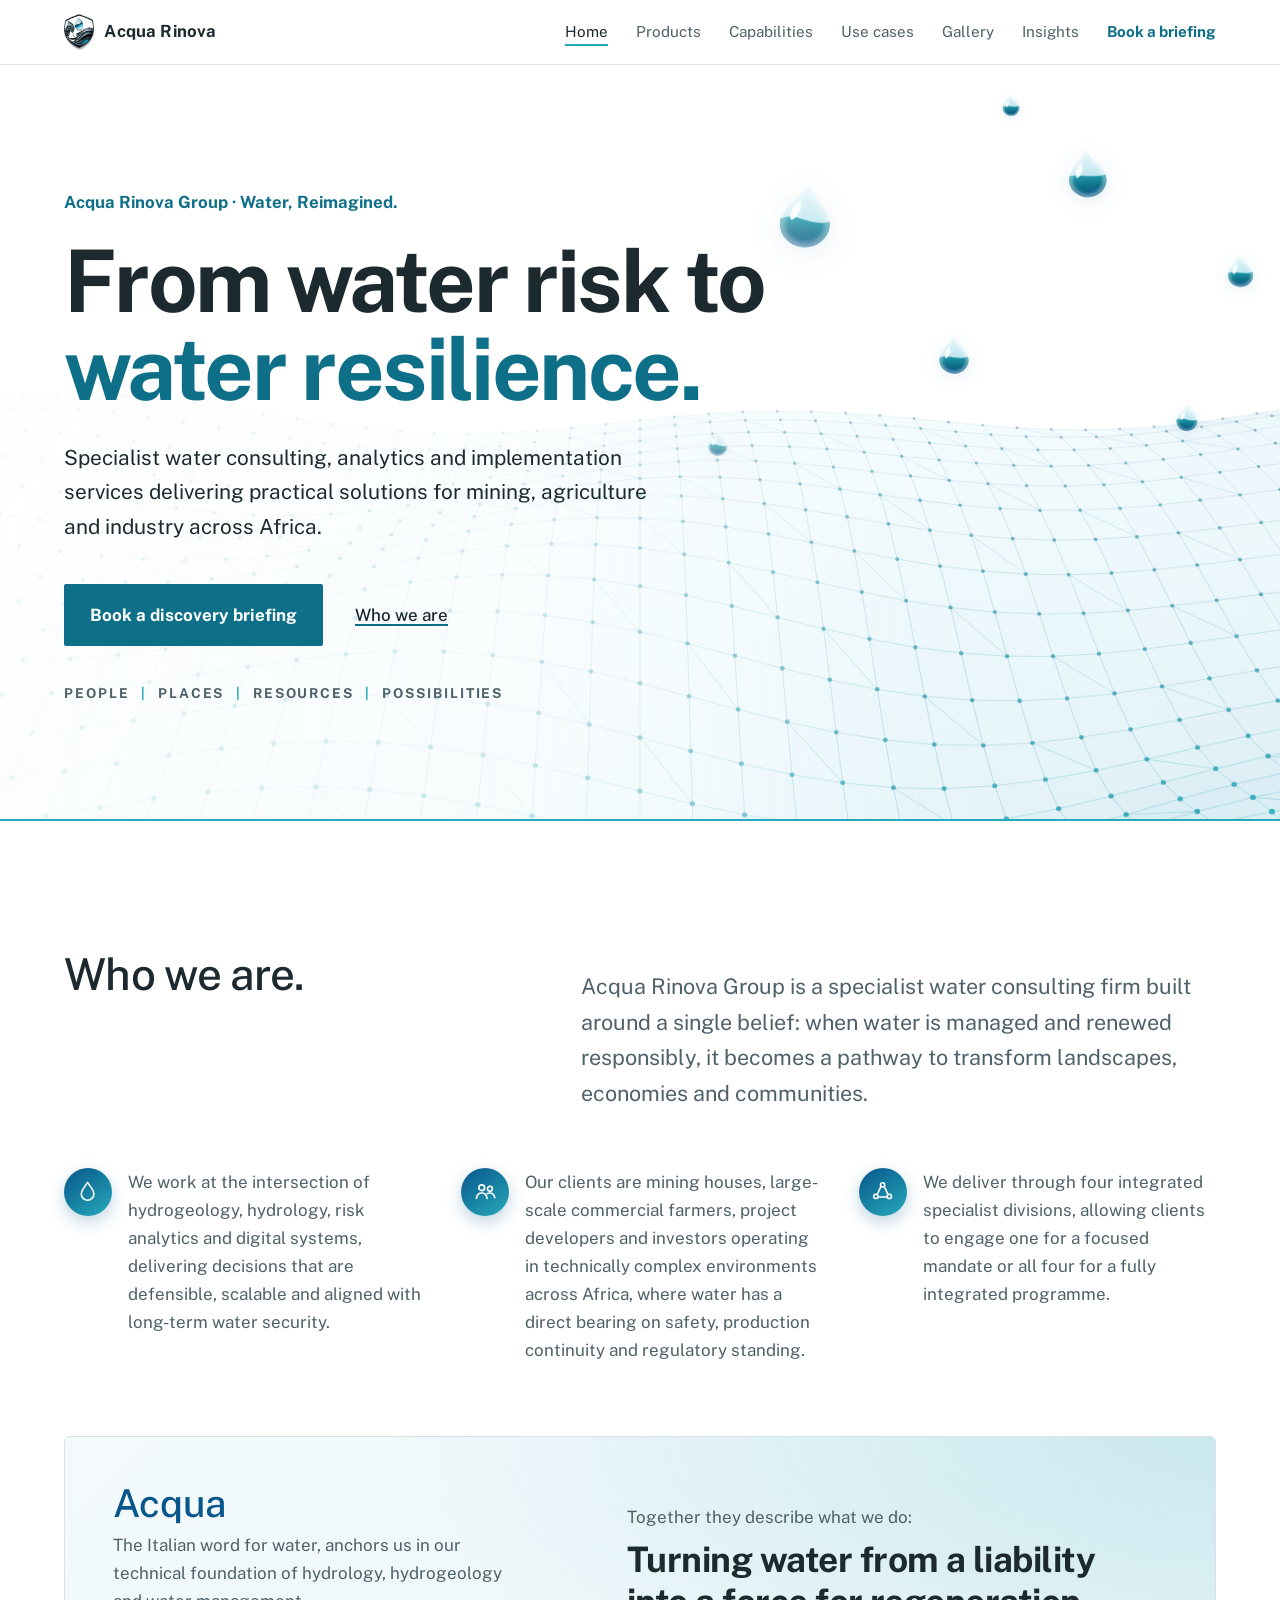
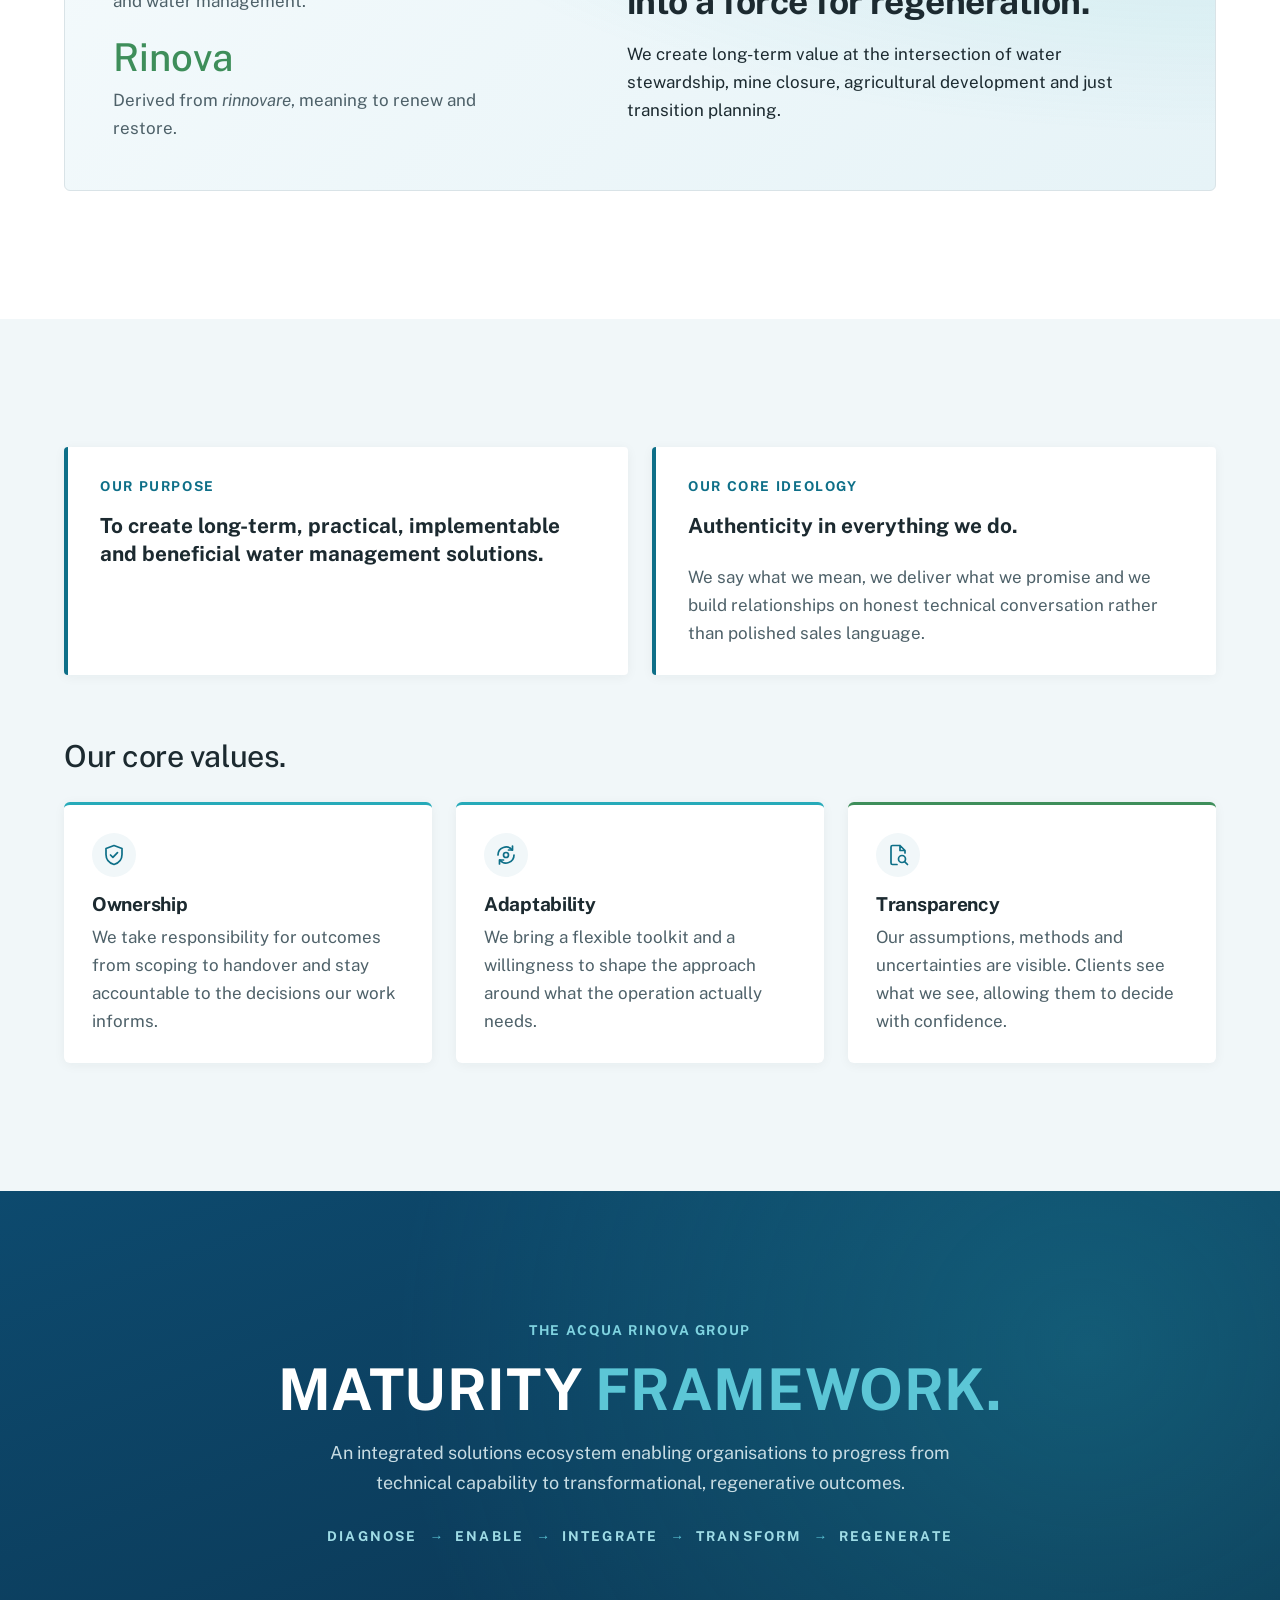
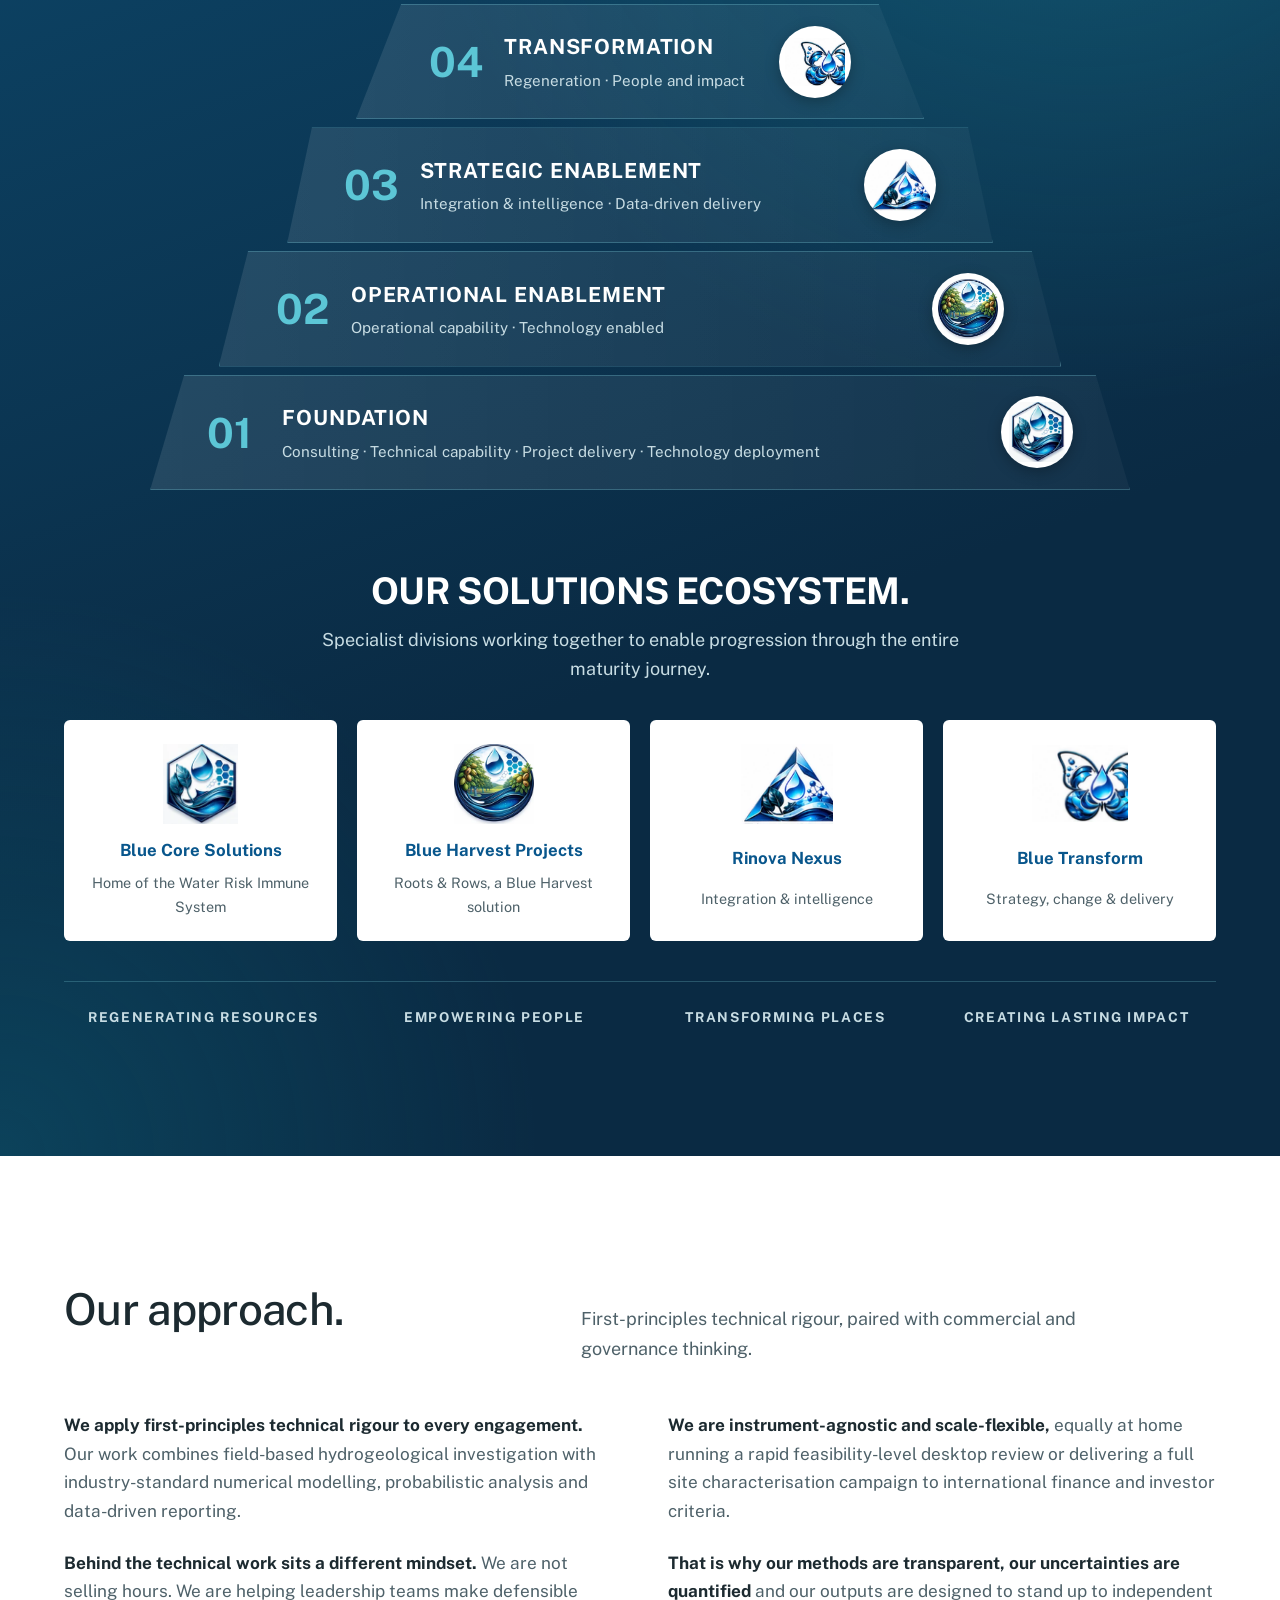
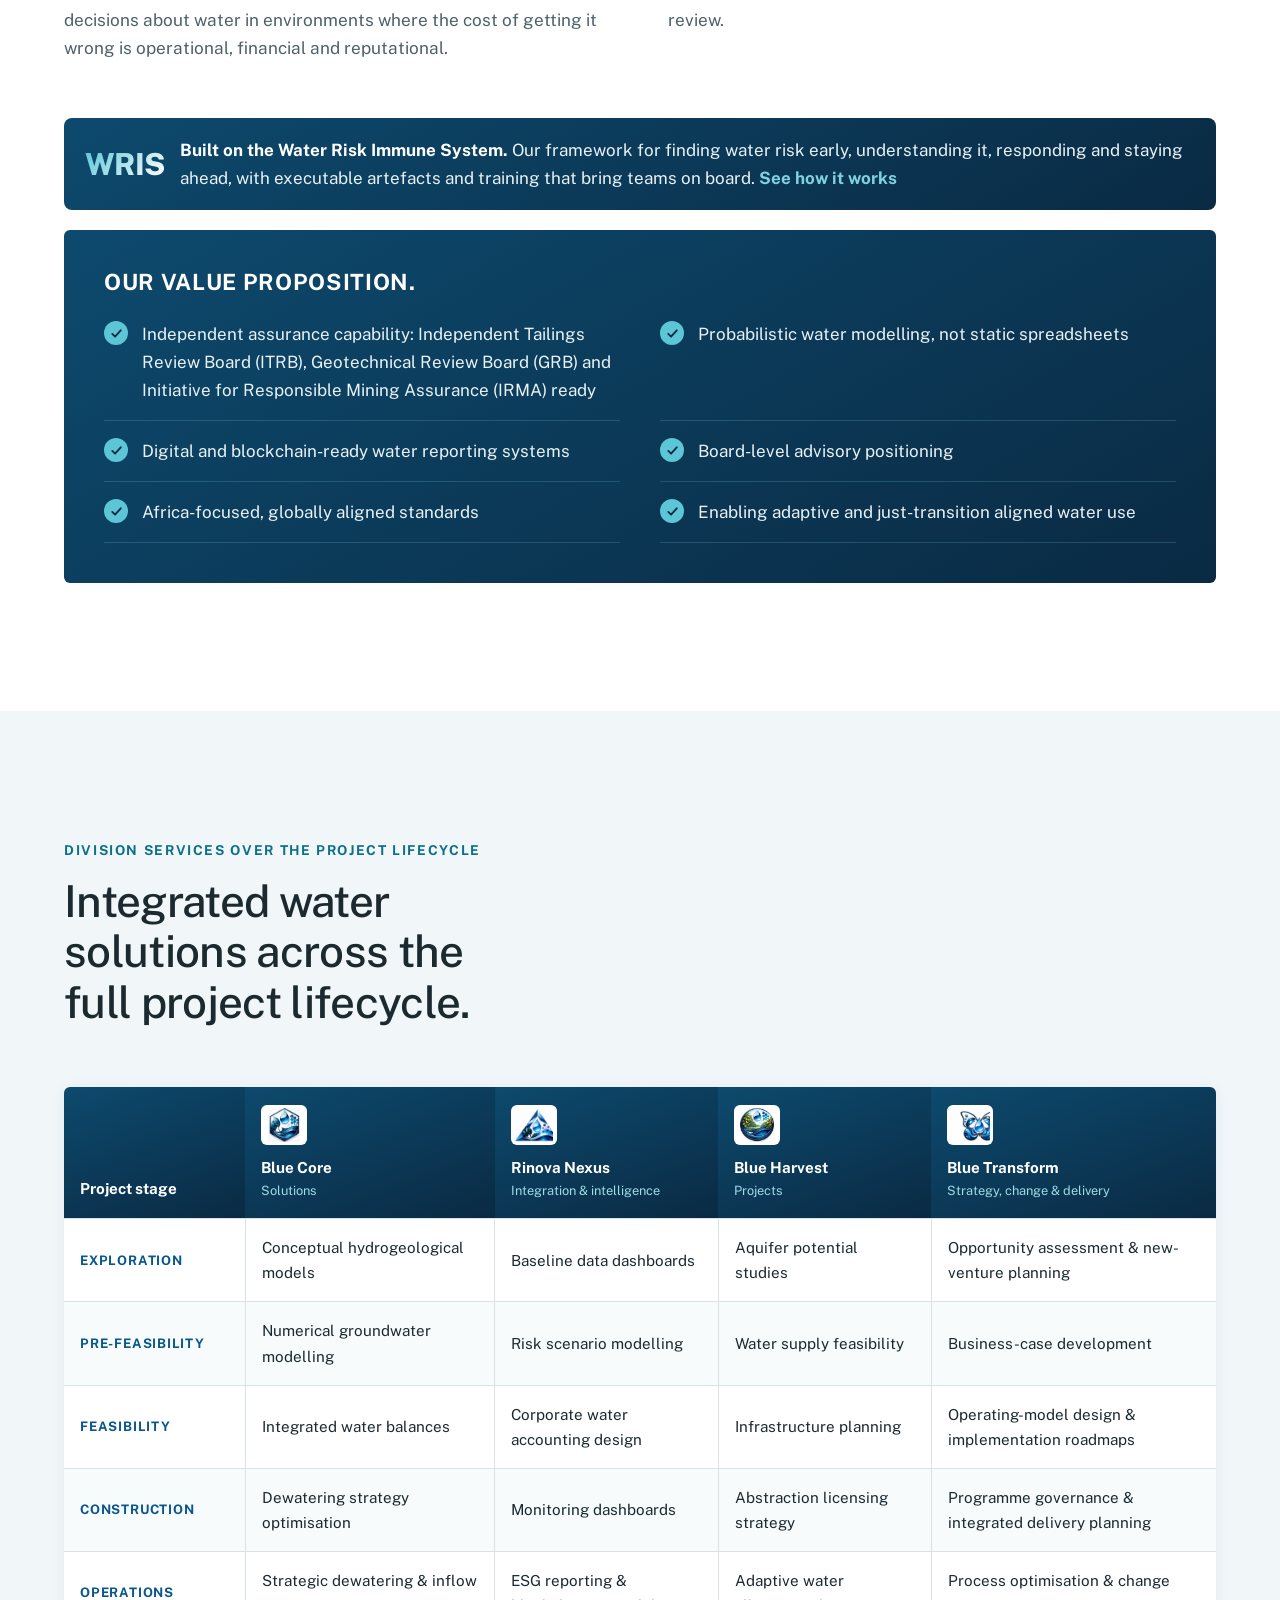
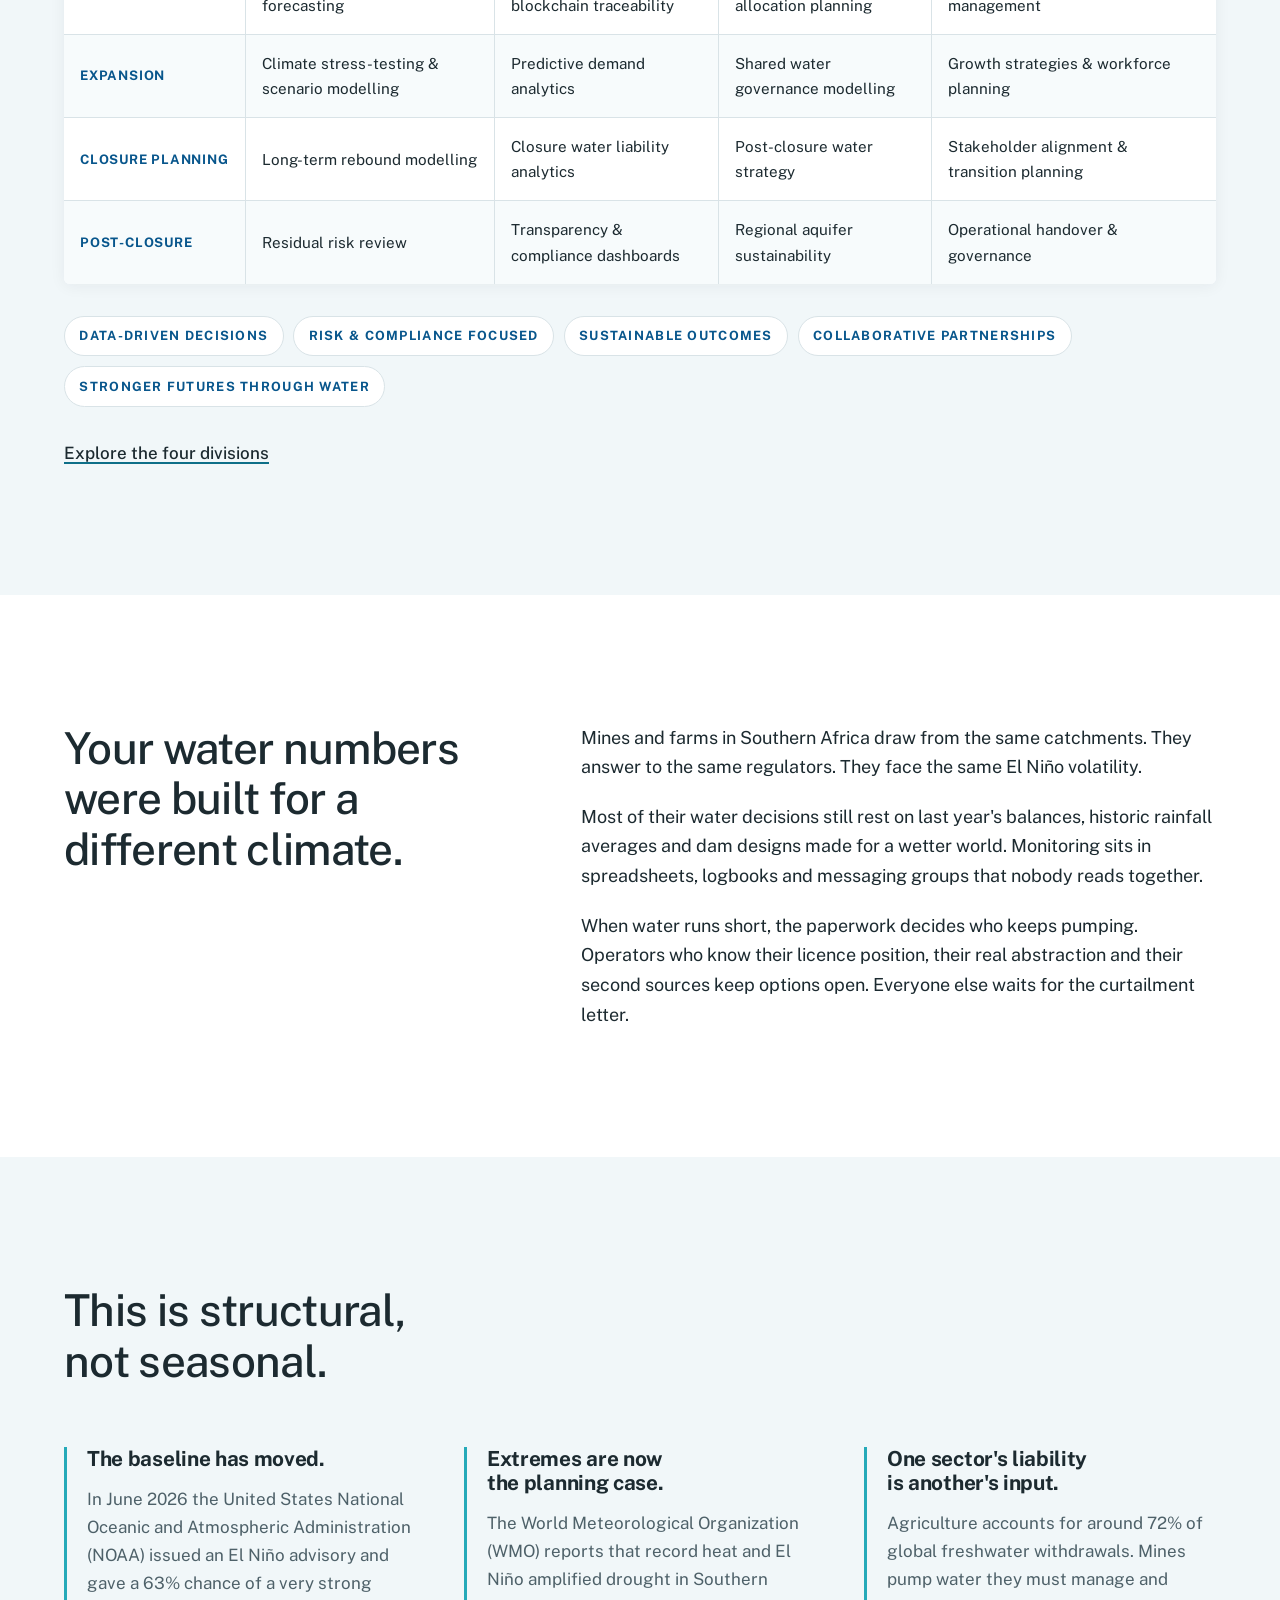
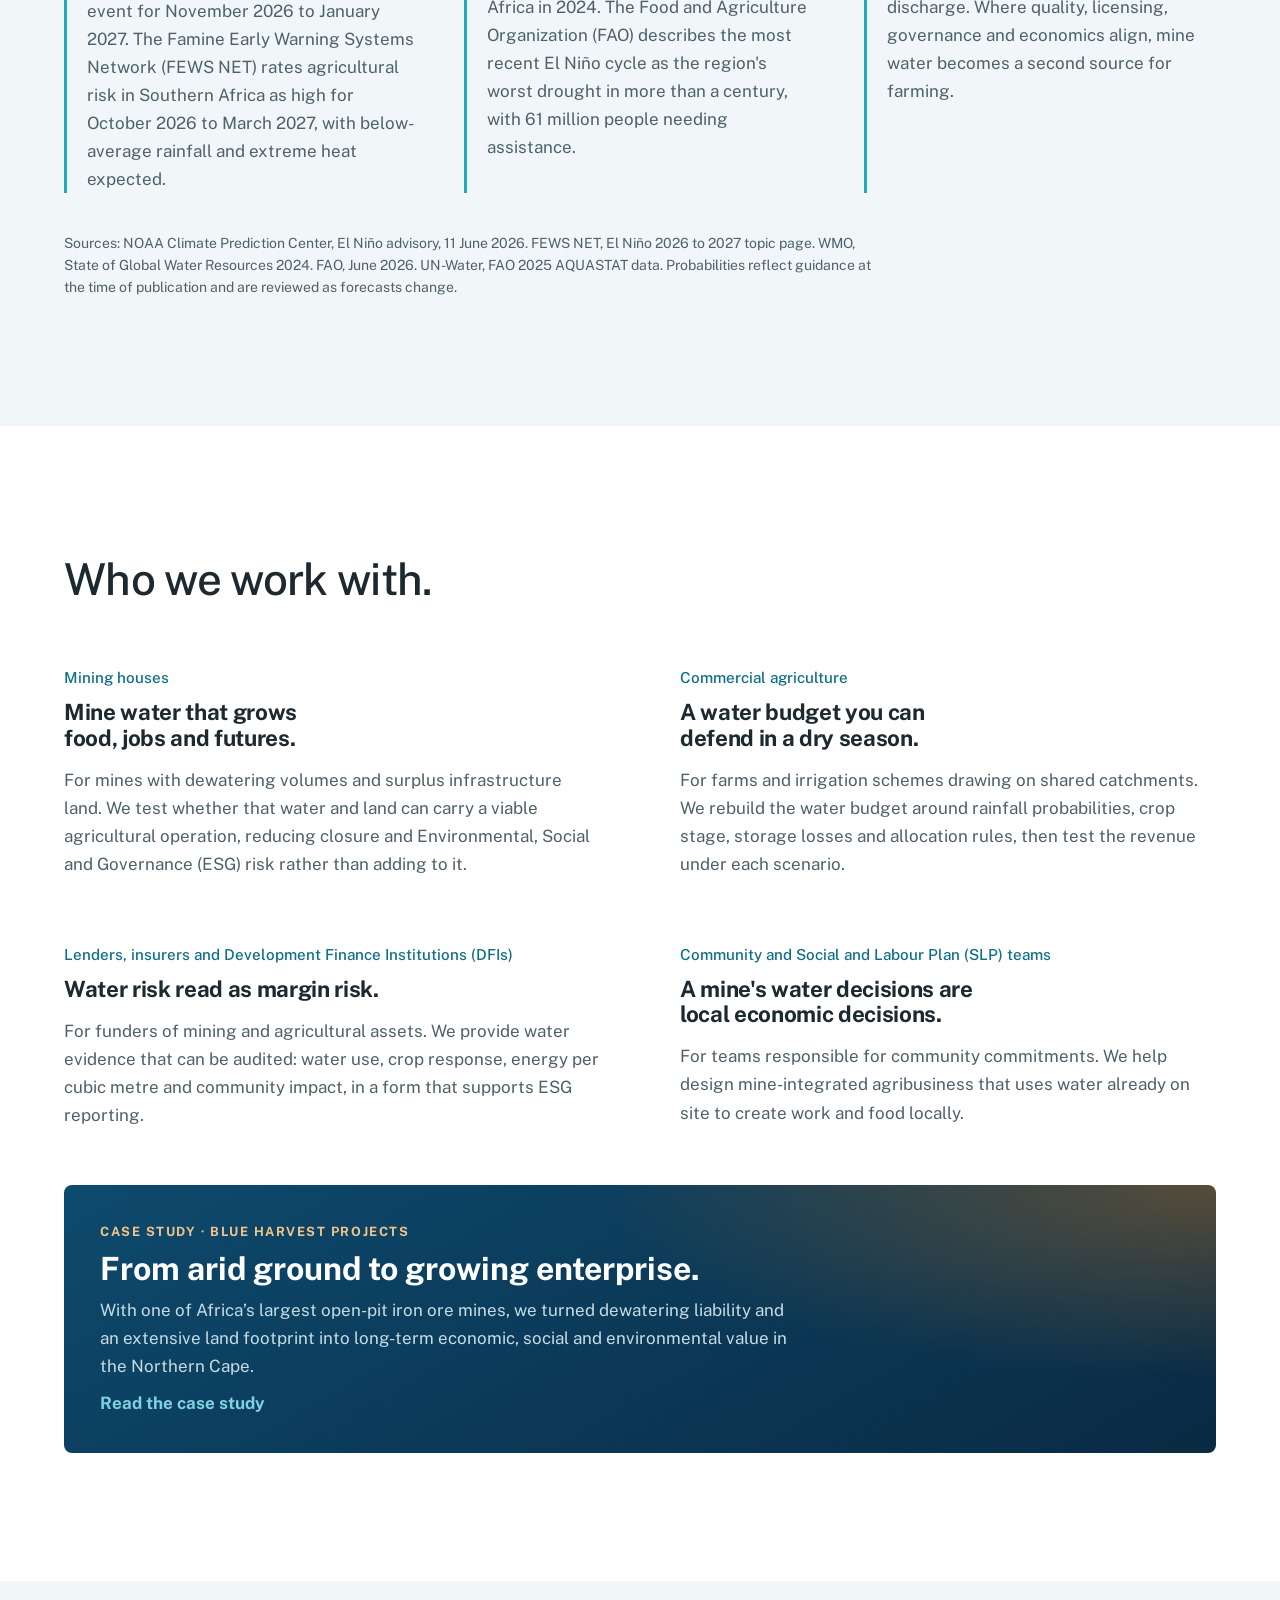
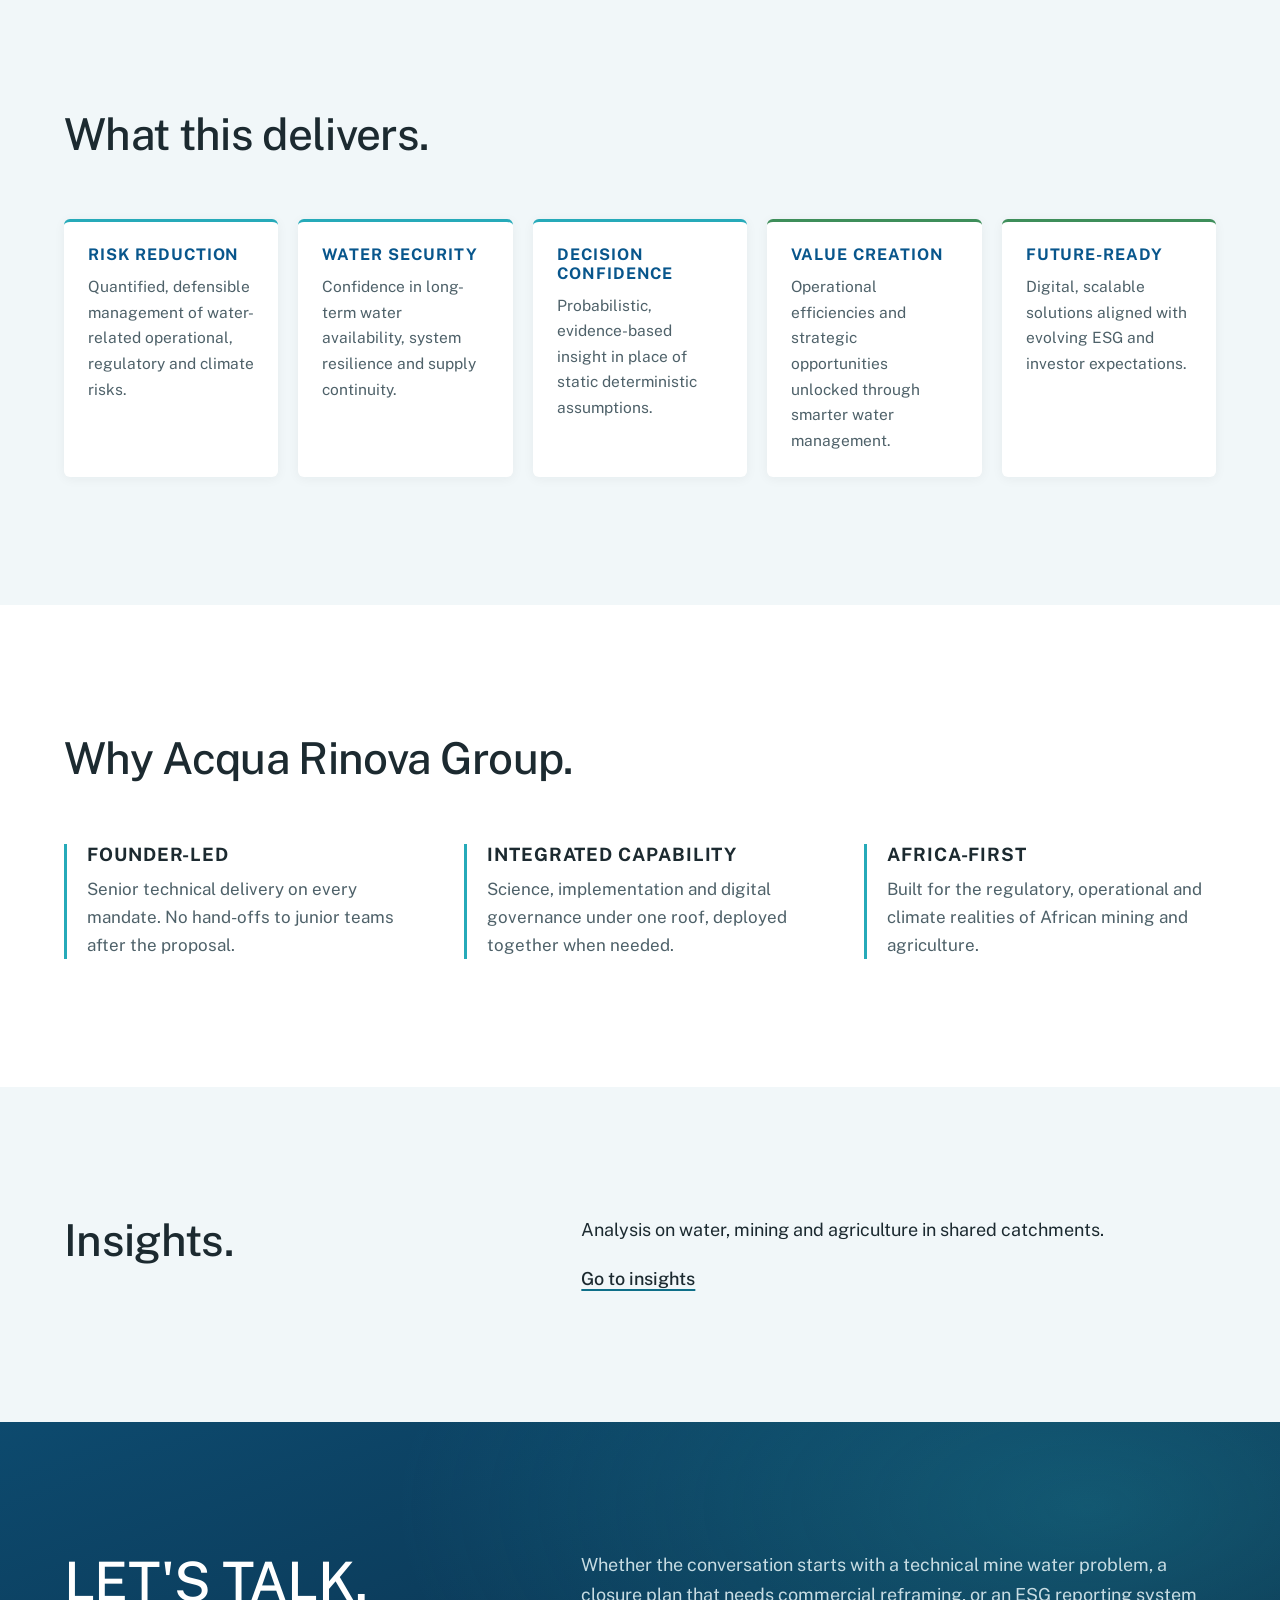
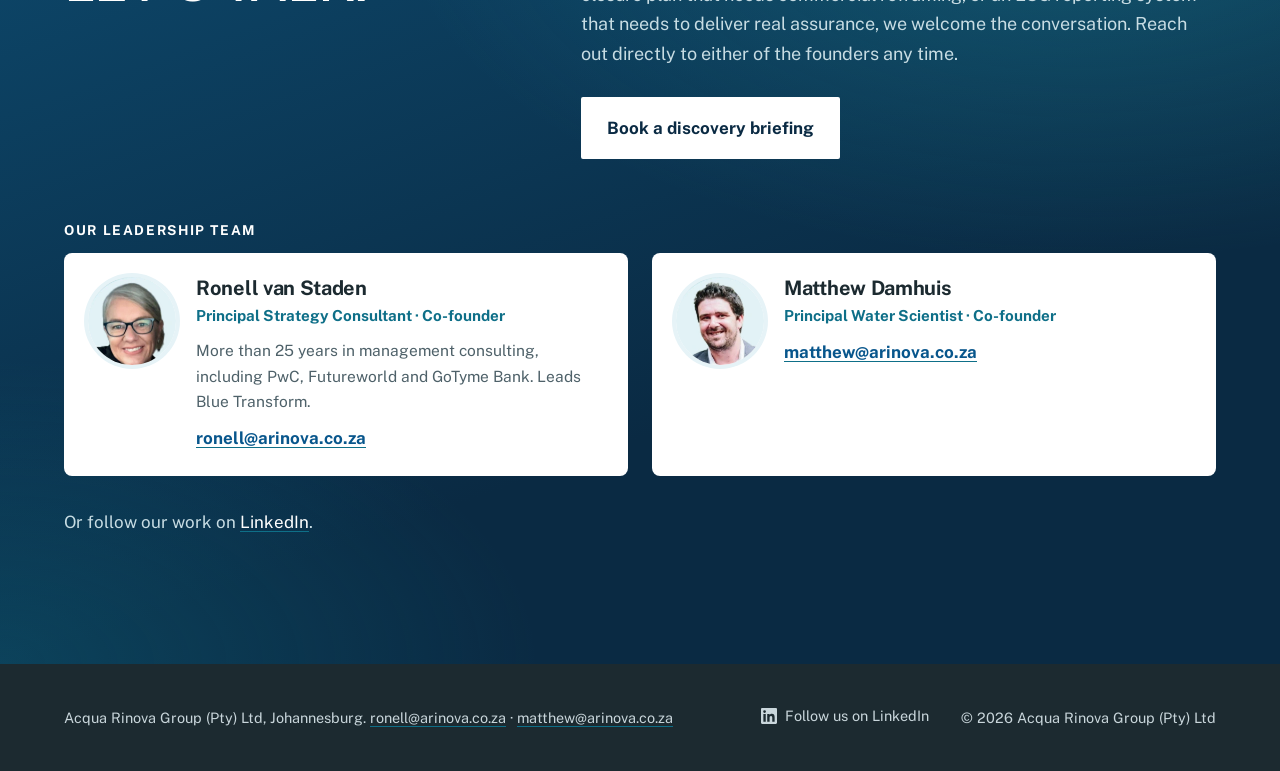
<file: index.html>
<!DOCTYPE html>
<html lang="en-ZA">
<head>
  <meta charset="utf-8">
  <meta name="viewport" content="width=device-width, initial-scale=1">
  <title>Acqua Rinova Group | From water risk to water resilience</title>
  <meta name="description" content="Acqua Rinova Group: specialist water consulting, analytics and implementation services delivering practical solutions for mining, agriculture and industry across Africa.">
  <link rel="canonical" href="https://arinova.co.za/">
  <meta name="theme-color" content="#FFFFFF">

  <!-- Open Graph -->
  <meta property="og:type" content="website">
  <meta property="og:site_name" content="Acqua Rinova Group">
  <meta property="og:locale" content="en_ZA">
  <meta property="og:url" content="https://arinova.co.za/">
  <meta property="og:title" content="Acqua Rinova Group | From water risk to water resilience">
  <meta property="og:description" content="Specialist water consulting, analytics and implementation for mining, agriculture and industry across Africa.">
  <meta property="og:image" content="https://arinova.co.za/assets/og-image.png">
  <meta property="og:image:width" content="1200">
  <meta property="og:image:height" content="630">
  <meta property="og:image:alt" content="Acqua Rinova Group. Water, Reimagined.">

  <!-- Twitter / X -->
  <meta name="twitter:card" content="summary_large_image">
  <meta name="twitter:title" content="Acqua Rinova Group | From water risk to water resilience">
  <meta name="twitter:description" content="Specialist water consulting, analytics and implementation for mining, agriculture and industry across Africa.">
  <meta name="twitter:image" content="https://arinova.co.za/assets/og-image.png">
  <meta name="twitter:image:alt" content="Acqua Rinova Group. Water, Reimagined.">

  <!-- Favicons -->
  <link rel="icon" href="/favicon.ico" sizes="48x48">
  <link rel="icon" href="/favicon.svg" type="image/svg+xml">
  <link rel="icon" href="/favicon-32x32.png" type="image/png" sizes="32x32">
  <link rel="icon" href="/favicon-16x16.png" type="image/png" sizes="16x16">
  <link rel="apple-touch-icon" href="/apple-touch-icon.png" sizes="180x180">
  <link rel="manifest" href="/site.webmanifest">

  <link rel="preconnect" href="https://fonts.googleapis.com">
  <link rel="preconnect" href="https://fonts.gstatic.com" crossorigin>
  <link rel="stylesheet" href="https://fonts.googleapis.com/css2?family=Public+Sans:wght@400;500;700&display=swap">
  <link rel="stylesheet" href="/styles.css">
  <link rel="stylesheet" href="/brand-images.css">

  <script type="application/ld+json">
  {
    "@context": "https://schema.org",
    "@graph": [
      {
        "@type": "Organization",
        "@id": "https://arinova.co.za/#organization",
        "name": "Acqua Rinova Group",
        "legalName": "Acqua Rinova Group (Pty) Ltd",
        "url": "https://arinova.co.za/",
        "logo": "https://arinova.co.za/icon-512.png",
        "slogan": "Water, Reimagined.",
        "description": "A specialist water consulting firm delivering water consulting, analytics and implementation services for mining, agriculture and industry across Africa.",
        "foundingDate": "2026",
        "address": {
          "@type": "PostalAddress",
          "addressLocality": "Johannesburg",
          "addressCountry": "ZA"
        },
        "sameAs": ["https://www.linkedin.com/company/acqua-rinova-group/"],
        "areaServed": "Africa",
        "email": "ronell@arinova.co.za",
        "knowsAbout": ["Hydrogeology", "Mine water management", "Water risk analytics", "Water balance modelling", "ESG water reporting", "Mine closure water planning", "Organisational change management"],
        "founder": [
          { "@type": "Person", "name": "Ronell van Staden", "jobTitle": "Principal Strategy Consultant", "email": "ronell@arinova.co.za" },
          { "@type": "Person", "name": "Matthew Damhuis", "jobTitle": "Principal Water Scientist", "email": "matthew@arinova.co.za" }
        ],
        "brand": [
          { "@type": "Brand", "name": "Blue Core Solutions" },
          { "@type": "Brand", "name": "Blue Harvest Projects" },
          { "@type": "Brand", "name": "Roots & Rows" },
          { "@type": "Brand", "name": "Rinova Nexus" },
          { "@type": "Brand", "name": "Blue Transform" },
          { "@type": "Brand", "name": "Water Risk Immune System" }
        ]
      },
      {
        "@type": "WebSite",
        "@id": "https://arinova.co.za/#website",
        "url": "https://arinova.co.za/",
        "name": "Acqua Rinova Group",
        "inLanguage": "en-ZA",
        "publisher": { "@id": "https://arinova.co.za/#organization" }
      }
    ]
  }
  </script>
</head>
<body>
  <a class="skip-link" href="#main">Skip to content</a>

  <header class="site-header">
    <div class="wrap header-inner">
      <a class="wordmark" href="/" aria-label="Acqua Rinova Group, home"><img src="/assets/logo-mark-96.webp" alt="" width="30" height="37">Acqua Rinova</a>
      <nav aria-label="Primary">
        <ul class="nav-list">
          <li><a href="/" aria-current="page">Home</a></li>
          <li><a href="/products/">Products</a></li>
          <li><a href="#capabilities">Capabilities</a></li>
          <li><a href="#use-cases">Use cases</a></li>
          <li><a href="/gallery/">Gallery</a></li>
          <li><a href="/blog/">Insights</a></li>
          <li><a class="nav-cta" href="#contact">Book a briefing</a></li>
        </ul>
      </nav>
    </div>
  </header>

  <main id="main">

    <!-- HERO
         To add a photograph, set --hero-image in styles.css, e.g.
         --hero-image: url("/assets/hero.jpg");
         The gradient overlay keeps the text readable over any image. -->
    <section class="hero" aria-labelledby="hero-title">
      <div class="wrap hero-inner">
        <p class="hero-company">Acqua Rinova Group &middot; Water, Reimagined.</p>
        <h1 id="hero-title">From water risk to <span class="hero-accent">water resilience.</span></h1>
        <p class="hero-sub">Specialist water consulting, analytics and implementation services delivering practical solutions for mining, agriculture and industry across Africa.</p>
        <div class="hero-actions">
          <a class="button" href="#contact">Book a discovery briefing</a>
          <a class="text-link" href="#about">Who we are</a>
        </div>
        <p class="hero-pillars" aria-label="People, places, resources, possibilities">People <span aria-hidden="true">|</span> Places <span aria-hidden="true">|</span> Resources <span aria-hidden="true">|</span> Possibilities</p>
      </div>
      <canvas class="hero-wave" aria-hidden="true"></canvas>
      <div class="waterline" aria-hidden="true"></div>
    </section>

    <!-- WHO WE ARE -->
    <section id="about" class="section" aria-labelledby="about-title">
      <div class="wrap">
        <div class="split">
          <h2 id="about-title">Who we are.</h2>
          <p class="prose-lead about-lead">Acqua Rinova Group is a specialist water consulting firm built around a single belief: when water is managed and renewed responsibly, it becomes a pathway to transform landscapes, economies and communities.</p>
        </div>
        <ul class="about-points">
          <li>
            <span class="about-icon" aria-hidden="true"><svg viewBox="0 0 24 24"><path d="M12 2.5C14 6 18.5 10 18.5 14.5a6.5 6.5 0 0 1-13 0C5.5 10 10 6 12 2.5Z"/></svg></span>
            <p>We work at the intersection of hydrogeology, hydrology, risk analytics and digital systems, delivering decisions that are defensible, scalable and aligned with long-term water security.</p>
          </li>
          <li>
            <span class="about-icon" aria-hidden="true"><svg viewBox="0 0 24 24"><circle cx="8" cy="8" r="3"/><circle cx="16.5" cy="9" r="2.5"/><path d="M2.5 19c.6-3.4 2.9-5.5 5.5-5.5s4.9 2.1 5.5 5.5M13.5 14.2c.9-.5 1.9-.7 3-.7 2.3 0 4.3 1.8 5 4.8"/></svg></span>
            <p>Our clients are mining houses, large-scale commercial farmers, project developers and investors operating in technically complex environments across Africa, where water has a direct bearing on safety, production continuity and regulatory standing.</p>
          </li>
          <li>
            <span class="about-icon" aria-hidden="true"><svg viewBox="0 0 24 24"><circle cx="12" cy="5" r="2.2"/><circle cx="5" cy="17" r="2.2"/><circle cx="19" cy="17" r="2.2"/><path d="M10.3 6.6 6.4 15M13.7 6.6l3.9 8.4M7.4 17.6h9.2"/></svg></span>
            <p>We deliver through four integrated specialist divisions, allowing clients to engage one for a focused mandate or all four for a fully integrated programme.</p>
          </li>
        </ul>

        <div class="name-story">
          <div class="name-parts">
            <div class="name-part">
              <p class="name-word">Acqua</p>
              <p>The Italian word for water, anchors us in our technical foundation of hydrology, hydrogeology and water management.</p>
            </div>
            <div class="name-part">
              <p class="name-word name-word-green">Rinova</p>
              <p>Derived from <em>rinnovare</em>, meaning to renew and restore.</p>
            </div>
          </div>
          <div class="name-meaning">
            <p class="name-kicker">Together they describe what we do:</p>
            <p class="name-statement">Turning water from a liability into a force for regeneration.</p>
            <p>We create long-term value at the intersection of water stewardship, mine closure, agricultural development and just transition planning.</p>
          </div>
        </div>
      </div>
    </section>

    <!-- PURPOSE, IDEOLOGY, VALUES -->
    <section id="values" class="section section-alt" aria-labelledby="values-title">
      <div class="wrap">
        <h2 id="values-title" class="visually-hidden">Purpose, ideology and values</h2>
        <div class="purpose-grid">
          <div class="purpose-card">
            <p class="eyebrow">Our purpose</p>
            <p class="purpose-text">To create long-term, practical, implementable and beneficial water management solutions.</p>
          </div>
          <div class="purpose-card">
            <p class="eyebrow">Our core ideology</p>
            <p class="purpose-text">Authenticity in everything we do.</p>
            <p>We say what we mean, we deliver what we promise and we build relationships on honest technical conversation rather than polished sales language.</p>
          </div>
        </div>
        <h3 class="values-title">Our core values.</h3>
        <ul class="values-grid">
          <li class="value-card">
            <span class="value-icon" aria-hidden="true"><svg viewBox="0 0 24 24"><path d="M12 2.5 4 5.5v6c0 5 3.4 8.6 8 10 4.6-1.4 8-5 8-10v-6Z"/><path d="m8.5 12 2.4 2.4 4.6-4.8"/></svg></span>
            <h4>Ownership</h4>
            <p>We take responsibility for outcomes from scoping to handover and stay accountable to the decisions our work informs.</p>
          </li>
          <li class="value-card">
            <span class="value-icon" aria-hidden="true"><svg viewBox="0 0 24 24"><path d="M20 12a8 8 0 0 1-14.2 5M4 12a8 8 0 0 1 14.2-5"/><path d="M18.5 3v4h-4M5.5 21v-4h4"/><circle cx="12" cy="12" r="2.5"/></svg></span>
            <h4>Adaptability</h4>
            <p>We bring a flexible toolkit and a willingness to shape the approach around what the operation actually needs.</p>
          </li>
          <li class="value-card">
            <span class="value-icon" aria-hidden="true"><svg viewBox="0 0 24 24"><path d="M14 2.5H6.5A1.5 1.5 0 0 0 5 4v16a1.5 1.5 0 0 0 1.5 1.5H11M14 2.5 19 7.5V10M14 2.5v5h5"/><circle cx="16" cy="16" r="3.5"/><path d="m18.6 18.6 2.9 2.9"/></svg></span>
            <h4>Transparency</h4>
            <p>Our assumptions, methods and uncertainties are visible. Clients see what we see, allowing them to decide with confidence.</p>
          </li>
        </ul>
      </div>
    </section>

    <!-- MATURITY FRAMEWORK -->
    <section id="framework" class="section band" aria-labelledby="framework-title">
      <div class="wrap">
        <div class="framework-head">
          <p class="eyebrow eyebrow-light">The Acqua Rinova Group</p>
          <h2 id="framework-title">Maturity <span class="hl">Framework.</span></h2>
          <p class="band-lead">An integrated solutions ecosystem enabling organisations to progress from technical capability to transformational, regenerative outcomes.</p>
          <ol class="verb-strip" aria-label="The journey">
            <li>Diagnose</li><li>Enable</li><li>Integrate</li><li>Transform</li><li>Regenerate</li>
          </ol>
        </div>

        <ol class="pyramid" reversed>
          <li class="tier tier-4">
            <a href="/products/#blue-transform">
              <span class="tier-num">04</span>
              <span class="tier-text"><strong>Transformation</strong><span>Regeneration &middot; People and impact</span></span>
              <span class="bimg bimg-transform" aria-hidden="true"></span>
            </a>
          </li>
          <li class="tier tier-3">
            <a href="/products/#nexus">
              <span class="tier-num">03</span>
              <span class="tier-text"><strong>Strategic enablement</strong><span>Integration &amp; intelligence &middot; Data-driven delivery</span></span>
              <span class="bimg bimg-nexus" aria-hidden="true"></span>
            </a>
          </li>
          <li class="tier tier-2">
            <a href="/products/#blue-harvest">
              <span class="tier-num">02</span>
              <span class="tier-text"><strong>Operational enablement</strong><span>Operational capability &middot; Technology enabled</span></span>
              <span class="bimg bimg-harvest" aria-hidden="true"></span>
            </a>
          </li>
          <li class="tier tier-1">
            <a href="/products/#blue-core">
              <span class="tier-num">01</span>
              <span class="tier-text"><strong>Foundation</strong><span>Consulting &middot; Technical capability &middot; Project delivery &middot; Technology deployment</span></span>
              <span class="bimg bimg-core" aria-hidden="true"></span>
            </a>
          </li>
        </ol>

        <div class="ecosystem">
          <h3>Our solutions ecosystem.</h3>
          <p class="band-lead">Specialist divisions working together to enable progression through the entire maturity journey.</p>
          <ul class="division-grid">
            <li><a class="division-card" href="/products/#blue-core"><span class="bimg bimg-core" aria-hidden="true"></span><strong>Blue Core Solutions</strong><span>Home of the Water Risk Immune System</span></a></li>
            <li><a class="division-card" href="/products/#blue-harvest"><span class="bimg bimg-harvest" aria-hidden="true"></span><strong>Blue Harvest Projects</strong><span>Roots &amp; Rows, a Blue Harvest solution</span></a></li>
            <li><a class="division-card" href="/products/#nexus"><span class="bimg bimg-nexus" aria-hidden="true"></span><strong>Rinova Nexus</strong><span>Integration &amp; intelligence</span></a></li>
            <li><a class="division-card" href="/products/#blue-transform"><span class="bimg bimg-transform" aria-hidden="true"></span><strong>Blue Transform</strong><span>Strategy, change &amp; delivery</span></a></li>
          </ul>
          <ul class="impact-strip">
            <li>Regenerating resources</li><li>Empowering people</li><li>Transforming places</li><li>Creating lasting impact</li>
          </ul>
        </div>
      </div>
    </section>

    <!-- OUR APPROACH -->
    <section id="approach" class="section" aria-labelledby="approach-title">
      <div class="wrap">
        <div class="split">
          <h2 id="approach-title">Our approach.</h2>
          <p class="prose-lead">First-principles technical rigour, paired with commercial and governance thinking.</p>
        </div>
        <div class="how-grid">
          <p><strong>We apply first-principles technical rigour to every engagement.</strong> Our work combines field-based hydrogeological investigation with industry-standard numerical modelling, probabilistic analysis and data-driven reporting.</p>
          <p><strong>We are instrument-agnostic and scale-flexible,</strong> equally at home running a rapid feasibility-level desktop review or delivering a full site characterisation campaign to international finance and investor criteria.</p>
          <p><strong>Behind the technical work sits a different mindset.</strong> We are not selling hours. We are helping leadership teams make defensible decisions about water in environments where the cost of getting it wrong is operational, financial and reputational.</p>
          <p><strong>That is why our methods are transparent, our uncertainties are quantified</strong> and our outputs are designed to stand up to independent review.</p>
        </div>
        <a class="wris-callout wris-callout-wide" href="/products/#wris"><span class="wris-mark">WRIS</span><span><strong>Built on the Water Risk Immune System.</strong> Our framework for finding water risk early, understanding it, responding and staying ahead, with executable artefacts and training that bring teams on board. <em>See how it works</em></span></a>
        <div class="value-prop">
          <h3>Our value proposition.</h3>
          <ul>
            <li>Independent assurance capability: Independent Tailings Review Board (ITRB), Geotechnical Review Board (GRB) and Initiative for Responsible Mining Assurance (IRMA) ready</li>
            <li>Probabilistic water modelling, not static spreadsheets</li>
            <li>Digital and blockchain-ready water reporting systems</li>
            <li>Board-level advisory positioning</li>
            <li>Africa-focused, globally aligned standards</li>
            <li>Enabling adaptive and just-transition aligned water use</li>
          </ul>
        </div>
      </div>
    </section>

    <!-- CAPABILITIES: LIFECYCLE -->
    <section id="capabilities" class="section section-alt" aria-labelledby="capabilities-title">
      <div class="wrap">
        <p class="eyebrow">Division services over the project lifecycle</p>
        <h2 id="capabilities-title" class="section-title">Integrated water solutions across the full project lifecycle.</h2>
        <div class="lifecycle-wrap">
          <table class="lifecycle">
            <thead>
              <tr>
                <th scope="col">Project stage</th>
                <th scope="col"><span class="bimg bimg-core" aria-hidden="true"></span><span>Blue Core <small>Solutions</small></span></th>
                <th scope="col"><span class="bimg bimg-nexus" aria-hidden="true"></span><span>Rinova Nexus <small>Integration &amp; intelligence</small></span></th>
                <th scope="col"><span class="bimg bimg-harvest" aria-hidden="true"></span><span>Blue Harvest <small>Projects</small></span></th>
                <th scope="col"><span class="bimg bimg-transform" aria-hidden="true"></span><span>Blue Transform <small>Strategy, change &amp; delivery</small></span></th>
              </tr>
            </thead>
            <tbody>
              <tr><th scope="row">Exploration</th><td data-label="Blue Core">Conceptual hydrogeological models</td><td data-label="Rinova Nexus">Baseline data dashboards</td><td data-label="Blue Harvest">Aquifer potential studies</td><td data-label="Blue Transform">Opportunity assessment &amp; new-venture planning</td></tr>
              <tr><th scope="row">Pre-feasibility</th><td data-label="Blue Core">Numerical groundwater modelling</td><td data-label="Rinova Nexus">Risk scenario modelling</td><td data-label="Blue Harvest">Water supply feasibility</td><td data-label="Blue Transform">Business-case development</td></tr>
              <tr><th scope="row">Feasibility</th><td data-label="Blue Core">Integrated water balances</td><td data-label="Rinova Nexus">Corporate water accounting design</td><td data-label="Blue Harvest">Infrastructure planning</td><td data-label="Blue Transform">Operating-model design &amp; implementation roadmaps</td></tr>
              <tr><th scope="row">Construction</th><td data-label="Blue Core">Dewatering strategy optimisation</td><td data-label="Rinova Nexus">Monitoring dashboards</td><td data-label="Blue Harvest">Abstraction licensing strategy</td><td data-label="Blue Transform">Programme governance &amp; integrated delivery planning</td></tr>
              <tr><th scope="row">Operations</th><td data-label="Blue Core">Strategic dewatering &amp; inflow forecasting</td><td data-label="Rinova Nexus">ESG reporting &amp; blockchain traceability</td><td data-label="Blue Harvest">Adaptive water allocation planning</td><td data-label="Blue Transform">Process optimisation &amp; change management</td></tr>
              <tr><th scope="row">Expansion</th><td data-label="Blue Core">Climate stress-testing &amp; scenario modelling</td><td data-label="Rinova Nexus">Predictive demand analytics</td><td data-label="Blue Harvest">Shared water governance modelling</td><td data-label="Blue Transform">Growth strategies &amp; workforce planning</td></tr>
              <tr><th scope="row">Closure planning</th><td data-label="Blue Core">Long-term rebound modelling</td><td data-label="Rinova Nexus">Closure water liability analytics</td><td data-label="Blue Harvest">Post-closure water strategy</td><td data-label="Blue Transform">Stakeholder alignment &amp; transition planning</td></tr>
              <tr><th scope="row">Post-closure</th><td data-label="Blue Core">Residual risk review</td><td data-label="Rinova Nexus">Transparency &amp; compliance dashboards</td><td data-label="Blue Harvest">Regional aquifer sustainability</td><td data-label="Blue Transform">Operational handover &amp; governance</td></tr>
            </tbody>
          </table>
        </div>
        <ul class="principle-strip">
          <li>Data-driven decisions</li><li>Risk &amp; compliance focused</li><li>Sustainable outcomes</li><li>Collaborative partnerships</li><li>Stronger futures through water</li>
        </ul>
        <p class="section-more"><a class="text-link" href="/products/">Explore the four divisions</a></p>
      </div>
    </section>

    <!-- WHY NOW -->
    <section id="market" class="section" aria-labelledby="market-title">
      <div class="wrap split">
        <h2 id="market-title">Your water numbers were built for a different climate.</h2>
        <div class="prose">
          <p>Mines and farms in Southern Africa draw from the same catchments. They answer to the same regulators. They face the same El Niño volatility.</p>
          <p>Most of their water decisions still rest on last year's balances, historic rainfall averages and dam designs made for a wetter world. Monitoring sits in spreadsheets, logbooks and messaging groups that nobody reads together.</p>
          <p>When water runs short, the paperwork decides who keeps pumping. Operators who know their licence position, their real abstraction and their second sources keep options open. Everyone else waits for the curtailment letter.</p>
        </div>
      </div>
    </section>

    <!-- THESIS -->
    <section id="thesis" class="section section-alt" aria-labelledby="thesis-title">
      <div class="wrap">
        <h2 id="thesis-title" class="section-title">This is structural, not seasonal.</h2>
        <div class="thesis-grid">
          <article class="thesis-block">
            <h3>The baseline has moved.</h3>
            <p>In June 2026 the United States National Oceanic and Atmospheric Administration (NOAA) issued an El Niño advisory and gave a 63% chance of a very strong event for November 2026 to January 2027. The Famine Early Warning Systems Network (FEWS NET) rates agricultural risk in Southern Africa as high for October 2026 to March 2027, with below-average rainfall and extreme heat expected.</p>
          </article>
          <article class="thesis-block">
            <h3>Extremes are now the planning case.</h3>
            <p>The World Meteorological Organization (WMO) reports that record heat and El Niño amplified drought in Southern Africa in 2024. The Food and Agriculture Organization (FAO) describes the most recent El Niño cycle as the region's worst drought in more than a century, with 61 million people needing assistance.</p>
          </article>
          <article class="thesis-block">
            <h3>One sector's liability is another's input.</h3>
            <p>Agriculture accounts for around 72% of global freshwater withdrawals. Mines pump water they must manage and discharge. Where quality, licensing, governance and economics align, mine water becomes a second source for farming.</p>
          </article>
        </div>
        <p class="source-note">Sources: NOAA Climate Prediction Center, El Niño advisory, 11 June 2026. FEWS NET, El Niño 2026 to 2027 topic page. WMO, State of Global Water Resources 2024. FAO, June 2026. UN-Water, FAO 2025 AQUASTAT data. Probabilities reflect guidance at the time of publication and are reviewed as forecasts change.</p>
      </div>
    </section>

    <section id="use-cases" class="section" aria-labelledby="use-cases-title">
      <div class="wrap">
        <h2 id="use-cases-title" class="section-title">Who we work with.</h2>
        <div class="use-cases">
          <article class="use-case">
            <p class="buyer">Mining houses</p>
            <h3>Mine water that grows food, jobs and futures.</h3>
            <p>For mines with dewatering volumes and surplus infrastructure land. We test whether that water and land can carry a viable agricultural operation, reducing closure and Environmental, Social and Governance (ESG) risk rather than adding to it.</p>
          </article>
          <article class="use-case">
            <p class="buyer">Commercial agriculture</p>
            <h3>A water budget you can defend in a dry season.</h3>
            <p>For farms and irrigation schemes drawing on shared catchments. We rebuild the water budget around rainfall probabilities, crop stage, storage losses and allocation rules, then test the revenue under each scenario.</p>
          </article>
          <article class="use-case">
            <p class="buyer">Lenders, insurers and Development Finance Institutions (DFIs)</p>
            <h3>Water risk read as margin risk.</h3>
            <p>For funders of mining and agricultural assets. We provide water evidence that can be audited: water use, crop response, energy per cubic metre and community impact, in a form that supports ESG reporting.</p>
          </article>
          <article class="use-case">
            <p class="buyer">Community and Social and Labour Plan (SLP) teams</p>
            <h3>A mine's water decisions are local economic decisions.</h3>
            <p>For teams responsible for community commitments. We help design mine-integrated agribusiness that uses water already on site to create work and food locally.</p>
          </article>
        </div>
        <a class="case-teaser" href="/case-study/">
          <span class="case-teaser-tag">Case study &middot; Blue Harvest Projects</span>
          <strong>From arid ground to growing enterprise.</strong>
          <span>With one of Africa&#8217;s largest open-pit iron ore mines, we turned dewatering liability and an extensive land footprint into long-term economic, social and environmental value in the Northern Cape.</span>
          <em>Read the case study</em>
        </a>
      </div>
    </section>

    <!-- WHAT THIS DELIVERS -->
    <section id="outcomes" class="section section-alt" aria-labelledby="outcomes-title">
      <div class="wrap">
        <h2 id="outcomes-title" class="section-title">What this delivers.</h2>
        <ul class="outcome-grid">
          <li><h3>Risk reduction</h3><p>Quantified, defensible management of water-related operational, regulatory and climate risks.</p></li>
          <li><h3>Water security</h3><p>Confidence in long-term water availability, system resilience and supply continuity.</p></li>
          <li><h3>Decision confidence</h3><p>Probabilistic, evidence-based insight in place of static deterministic assumptions.</p></li>
          <li><h3>Value creation</h3><p>Operational efficiencies and strategic opportunities unlocked through smarter water management.</p></li>
          <li><h3>Future-ready</h3><p>Digital, scalable solutions aligned with evolving ESG and investor expectations.</p></li>
        </ul>
      </div>
    </section>

    <!-- WHY ACQUA RINOVA -->
    <section id="why" class="section" aria-labelledby="why-title">
      <div class="wrap">
        <h2 id="why-title" class="section-title">Why Acqua Rinova Group.</h2>
        <ul class="why-grid">
          <li><h3>Founder-led</h3><p>Senior technical delivery on every mandate. No hand-offs to junior teams after the proposal.</p></li>
          <li><h3>Integrated capability</h3><p>Science, implementation and digital governance under one roof, deployed together when needed.</p></li>
          <li><h3>Africa-first</h3><p>Built for the regulatory, operational and climate realities of African mining and agriculture.</p></li>
        </ul>
      </div>
    </section>

    <!-- INSIGHTS -->
    <section id="insights" class="section section-alt" aria-labelledby="insights-title">
      <div class="wrap split">
        <h2 id="insights-title">Insights.</h2>
        <div class="prose">
          <p>Analysis on water, mining and agriculture in shared catchments.</p>
          <p><a class="text-link" href="/blog/">Go to insights</a></p>
        </div>
      </div>
    </section>

    <!-- LET'S TALK AND LEADERSHIP -->
    <section id="contact" class="section band contact-band" aria-labelledby="contact-title">
      <div class="wrap">
        <div class="split">
          <h2 id="contact-title">Let's talk.</h2>
          <div>
            <p class="band-lead">Whether the conversation starts with a technical mine water problem, a closure plan that needs commercial reframing, or an ESG reporting system that needs to deliver real assurance, we welcome the conversation. Reach out directly to either of the founders any time.</p>
            <p class="contact-actions"><a class="button button-light" href="mailto:ronell@arinova.co.za,matthew@arinova.co.za?subject=Discovery%20briefing">Book a discovery briefing</a></p>
          </div>
        </div>
        <h3 id="leadership" class="eyebrow eyebrow-light leaders-title">Our leadership team</h3>
        <ul class="leader-cards">
          <li class="leader-card">
            <span class="bimg bimg-ronell" role="img" aria-label="Ronell van Staden"></span>
            <div>
              <h4>Ronell van Staden</h4>
              <p class="leader-role">Principal Strategy Consultant &middot; Co-founder</p>
              <p>More than 25 years in management consulting, including PwC, Futureworld and GoTyme Bank. Leads Blue Transform.</p>
              <a href="mailto:ronell@arinova.co.za">ronell@arinova.co.za</a>
            </div>
          </li>
          <li class="leader-card">
            <span class="bimg bimg-matthew" role="img" aria-label="Matthew Damhuis"></span>
            <div>
              <h4>Matthew Damhuis</h4>
              <p class="leader-role">Principal Water Scientist &middot; Co-founder</p>
              <a href="mailto:matthew@arinova.co.za">matthew@arinova.co.za</a>
            </div>
          </li>
        </ul>
        <p class="contact-alt">Or follow our work on <a href="https://www.linkedin.com/company/acqua-rinova-group/" target="_blank" rel="noopener noreferrer">LinkedIn</a>.</p>
      </div>
    </section>

  </main>

  <footer class="site-footer">
    <div class="wrap footer-inner">
      <p>Acqua Rinova Group (Pty) Ltd, Johannesburg. <a href="mailto:ronell@arinova.co.za">ronell@arinova.co.za</a> &middot; <a href="mailto:matthew@arinova.co.za">matthew@arinova.co.za</a></p>
      <p><a class="social-link" href="https://www.linkedin.com/company/acqua-rinova-group/" target="_blank" rel="noopener noreferrer"><svg class="icon" viewBox="0 0 24 24" width="16" height="16" aria-hidden="true" focusable="false"><path fill="currentColor" d="M20.45 20.45h-3.56v-5.57c0-1.33-.03-3.04-1.85-3.04-1.85 0-2.14 1.45-2.14 2.94v5.67H9.34V9h3.42v1.56h.05c.48-.9 1.64-1.85 3.37-1.85 3.6 0 4.27 2.37 4.27 5.46v6.28zM5.34 7.43a2.06 2.06 0 1 1 0-4.13 2.06 2.06 0 0 1 0 4.13zM7.12 20.45H3.56V9h3.56v11.45zM22.22 0H1.77C.79 0 0 .77 0 1.73v20.54C0 23.23.79 24 1.77 24h20.45c.98 0 1.78-.77 1.78-1.73V1.73C24 .77 23.2 0 22.22 0z"/></svg><span>Follow us on LinkedIn</span></a></p>
      <p>&copy; <span data-year>2026</span> Acqua Rinova Group (Pty) Ltd</p>
    </div>
  </footer>

  <script src="/script.js" defer></script>
  <script src="/hero-wave.js" defer></script>
</body>
</file>
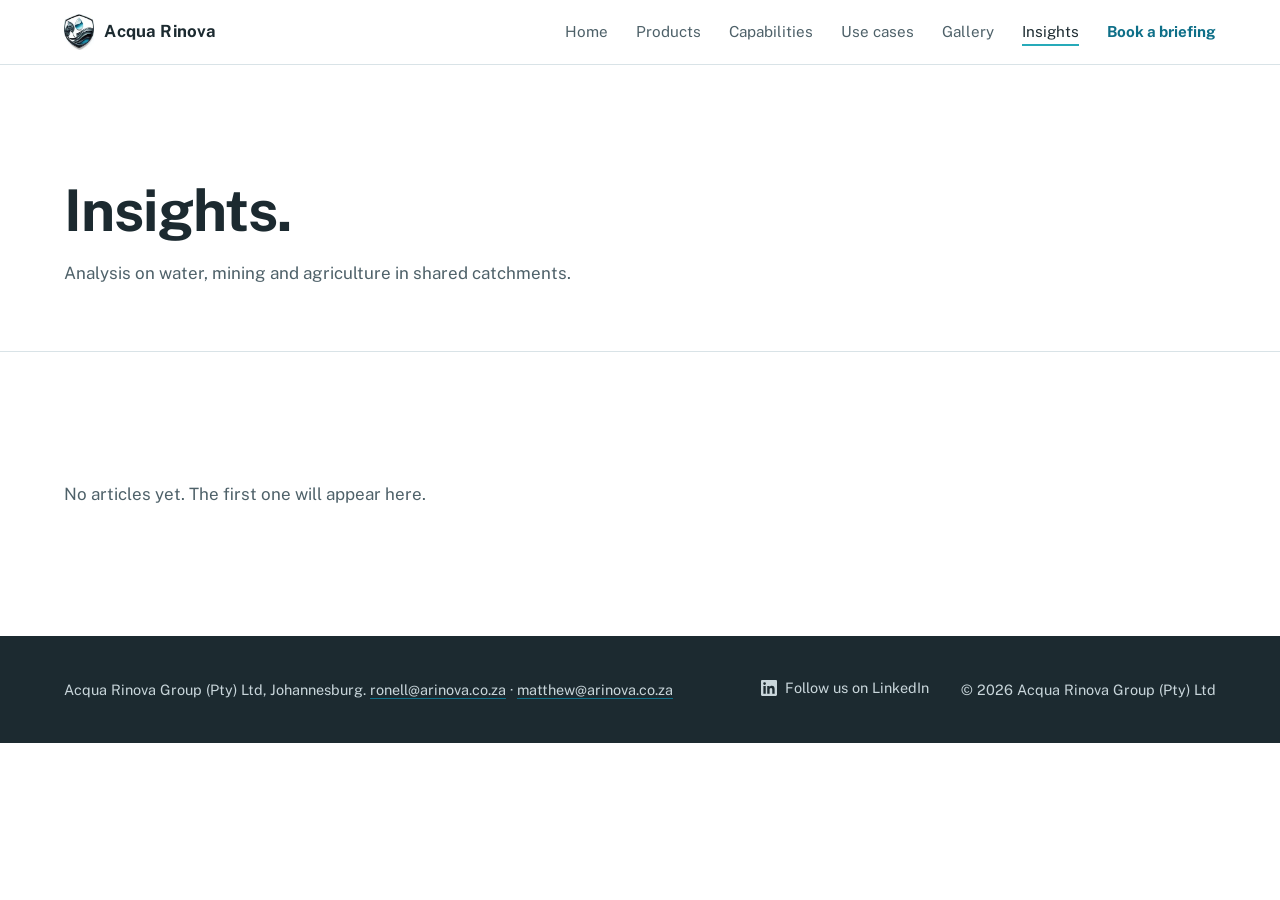
<file: blog/index.html>
<!DOCTYPE html>
<html lang="en-ZA">
<head>
  <meta charset="utf-8">
  <meta name="viewport" content="width=device-width, initial-scale=1">
  <meta name="theme-color" content="#FFFFFF">
  <link rel="icon" href="/favicon.ico" sizes="48x48">
  <link rel="icon" href="/favicon.svg" type="image/svg+xml">
  <link rel="icon" href="/favicon-32x32.png" type="image/png" sizes="32x32">
  <link rel="icon" href="/favicon-16x16.png" type="image/png" sizes="16x16">
  <link rel="apple-touch-icon" href="/apple-touch-icon.png" sizes="180x180">
  <link rel="manifest" href="/site.webmanifest">
  <link rel="preconnect" href="https://fonts.googleapis.com">
  <link rel="preconnect" href="https://fonts.gstatic.com" crossorigin>
  <link rel="stylesheet" href="https://fonts.googleapis.com/css2?family=Public+Sans:wght@400;500;700&display=swap">
  <link rel="stylesheet" href="/styles.css">
  <title>Insights | Acqua Rinova Group</title>
  <meta name="description" content="Analysis from Acqua Rinova Group on water, mining and agriculture in shared catchments.">
  <link rel="canonical" href="https://arinova.co.za/blog/">
  <meta property="og:type" content="website">
  <meta property="og:site_name" content="Acqua Rinova Group">
  <meta property="og:url" content="https://arinova.co.za/blog/">
  <meta property="og:title" content="Insights | Acqua Rinova Group">
  <meta property="og:description" content="Analysis on water, mining and agriculture in shared catchments.">
  <meta property="og:image" content="https://arinova.co.za/assets/og-image.png">
  <meta property="og:image:width" content="1200">
  <meta property="og:image:height" content="630">
  <meta name="twitter:card" content="summary_large_image">
  <meta name="twitter:image" content="https://arinova.co.za/assets/og-image.png">
</head>
<body>
  <a class="skip-link" href="#main">Skip to content</a>
  <header class="site-header">
    <div class="wrap header-inner">
      <a class="wordmark" href="/" aria-label="Acqua Rinova Group, home"><img src="/assets/logo-mark-96.webp" alt="" width="30" height="37">Acqua Rinova</a>
      <nav aria-label="Primary">
        <ul class="nav-list">
          <li><a href="/">Home</a></li>
          <li><a href="/products/">Products</a></li>
          <li><a href="/#capabilities">Capabilities</a></li>
          <li><a href="/#use-cases">Use cases</a></li>
          <li><a href="/gallery/">Gallery</a></li>
          <li><a href="/blog/" aria-current="page">Insights</a></li>
          <li><a class="nav-cta" href="/#contact">Book a briefing</a></li>
        </ul>
      </nav>
    </div>
  </header>
  <main id="main">
    <section class="page-head" aria-labelledby="blog-title">
      <div class="wrap">
        <h1 id="blog-title">Insights.</h1>
        <p>Analysis on water, mining and agriculture in shared catchments.</p>
      </div>
    </section>
    <section class="section" aria-label="Articles">
      <div class="wrap">
        <!-- Add one <li> per published article, newest first, using this pattern:
        <li class="post-item">
          <h2><a href="/blog/your-article-slug.html">Article title</a></h2>
          <p class="post-meta"><time datetime="2026-11-01">1 November 2026</time></p>
          <p>One-sentence summary.</p>
        </li>
        Then delete the empty-state paragraph below and add the URL to sitemap.xml. -->
        <ul class="post-list"></ul>
        <p class="empty-state">No articles yet. The first one will appear here.</p>
      </div>
    </section>
  </main>
  <footer class="site-footer">
    <div class="wrap footer-inner">
      <p>Acqua Rinova Group (Pty) Ltd, Johannesburg. <a href="mailto:ronell@arinova.co.za">ronell@arinova.co.za</a> &middot; <a href="mailto:matthew@arinova.co.za">matthew@arinova.co.za</a></p>
      <p><a class="social-link" href="https://www.linkedin.com/company/acqua-rinova-group/" target="_blank" rel="noopener noreferrer"><svg class="icon" viewBox="0 0 24 24" width="16" height="16" aria-hidden="true" focusable="false"><path fill="currentColor" d="M20.45 20.45h-3.56v-5.57c0-1.33-.03-3.04-1.85-3.04-1.85 0-2.14 1.45-2.14 2.94v5.67H9.34V9h3.42v1.56h.05c.48-.9 1.64-1.85 3.37-1.85 3.6 0 4.27 2.37 4.27 5.46v6.28zM5.34 7.43a2.06 2.06 0 1 1 0-4.13 2.06 2.06 0 0 1 0 4.13zM7.12 20.45H3.56V9h3.56v11.45zM22.22 0H1.77C.79 0 0 .77 0 1.73v20.54C0 23.23.79 24 1.77 24h20.45c.98 0 1.78-.77 1.78-1.73V1.73C24 .77 23.2 0 22.22 0z"/></svg><span>Follow us on LinkedIn</span></a></p>
      <p>&copy; <span data-year>2026</span> Acqua Rinova Group (Pty) Ltd</p>
    </div>
  </footer>
  <script src="/script.js" defer></script>
</body>
</html>
</file>
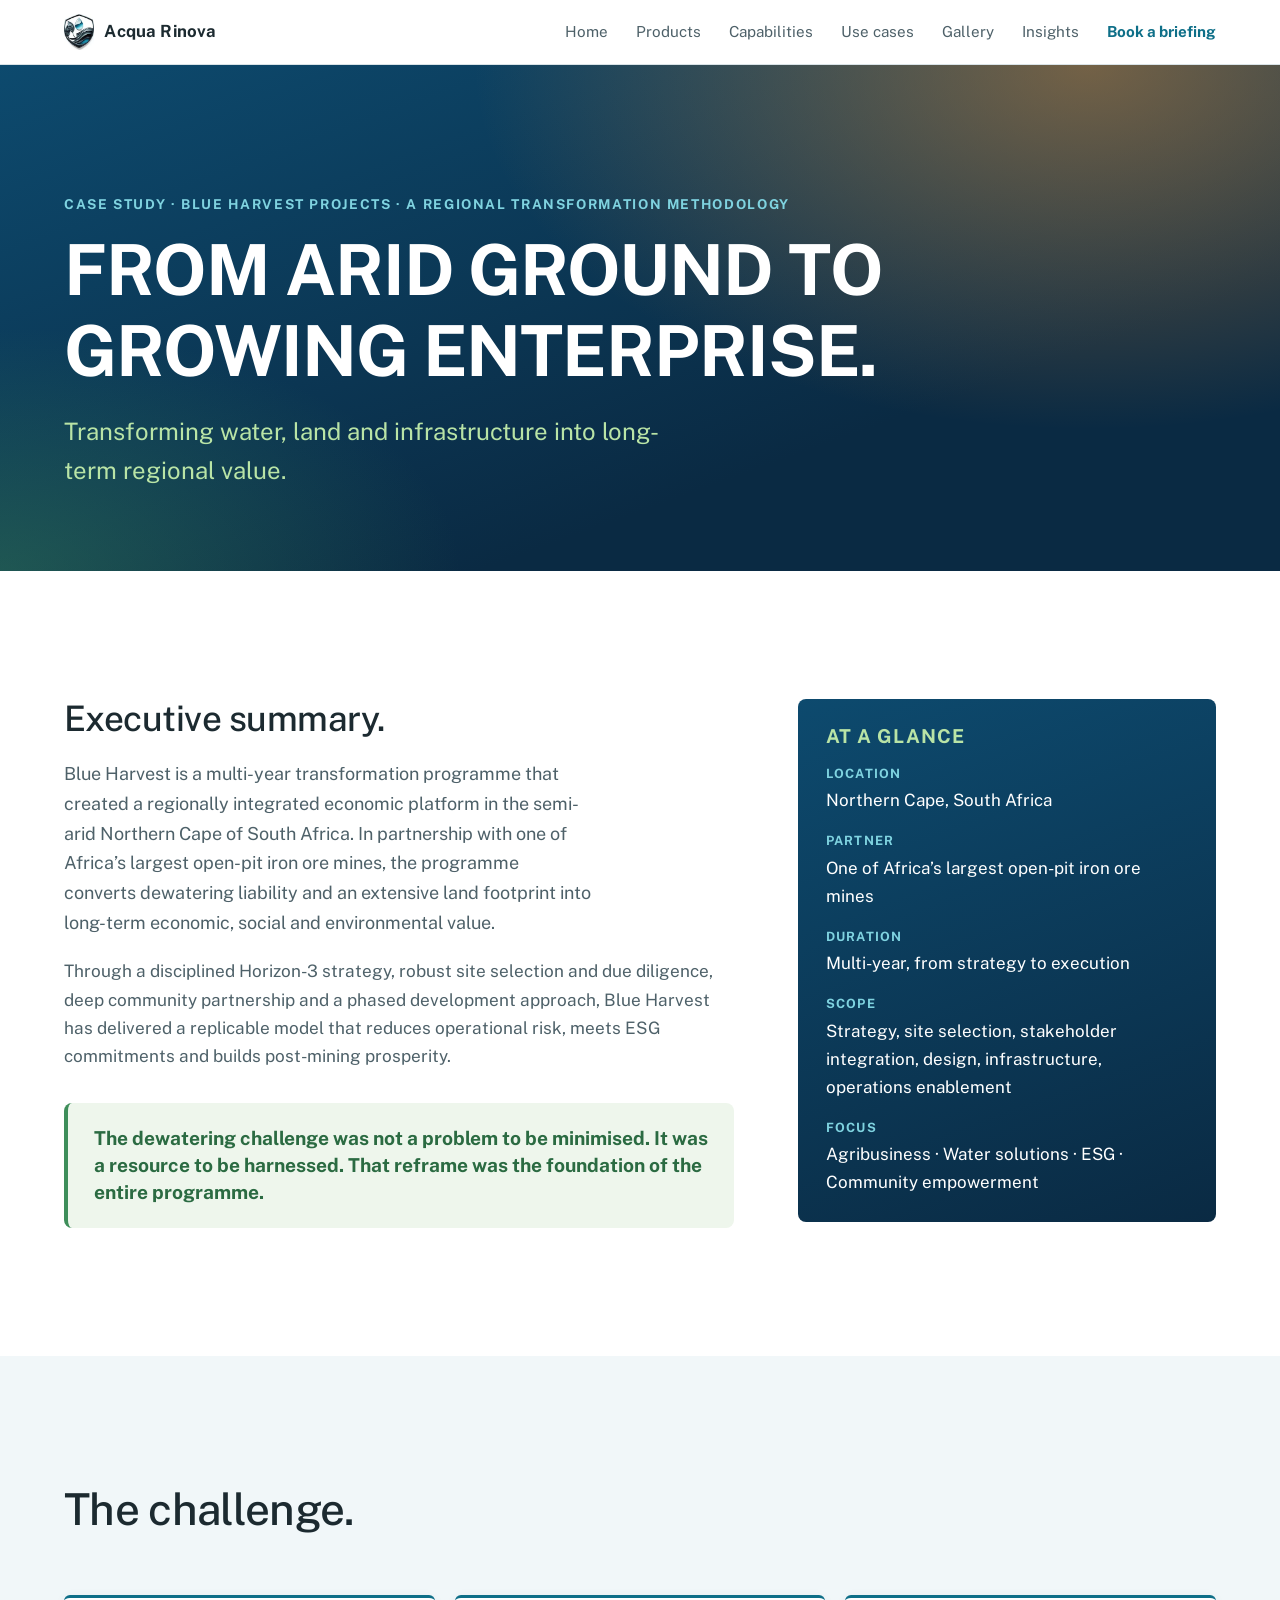
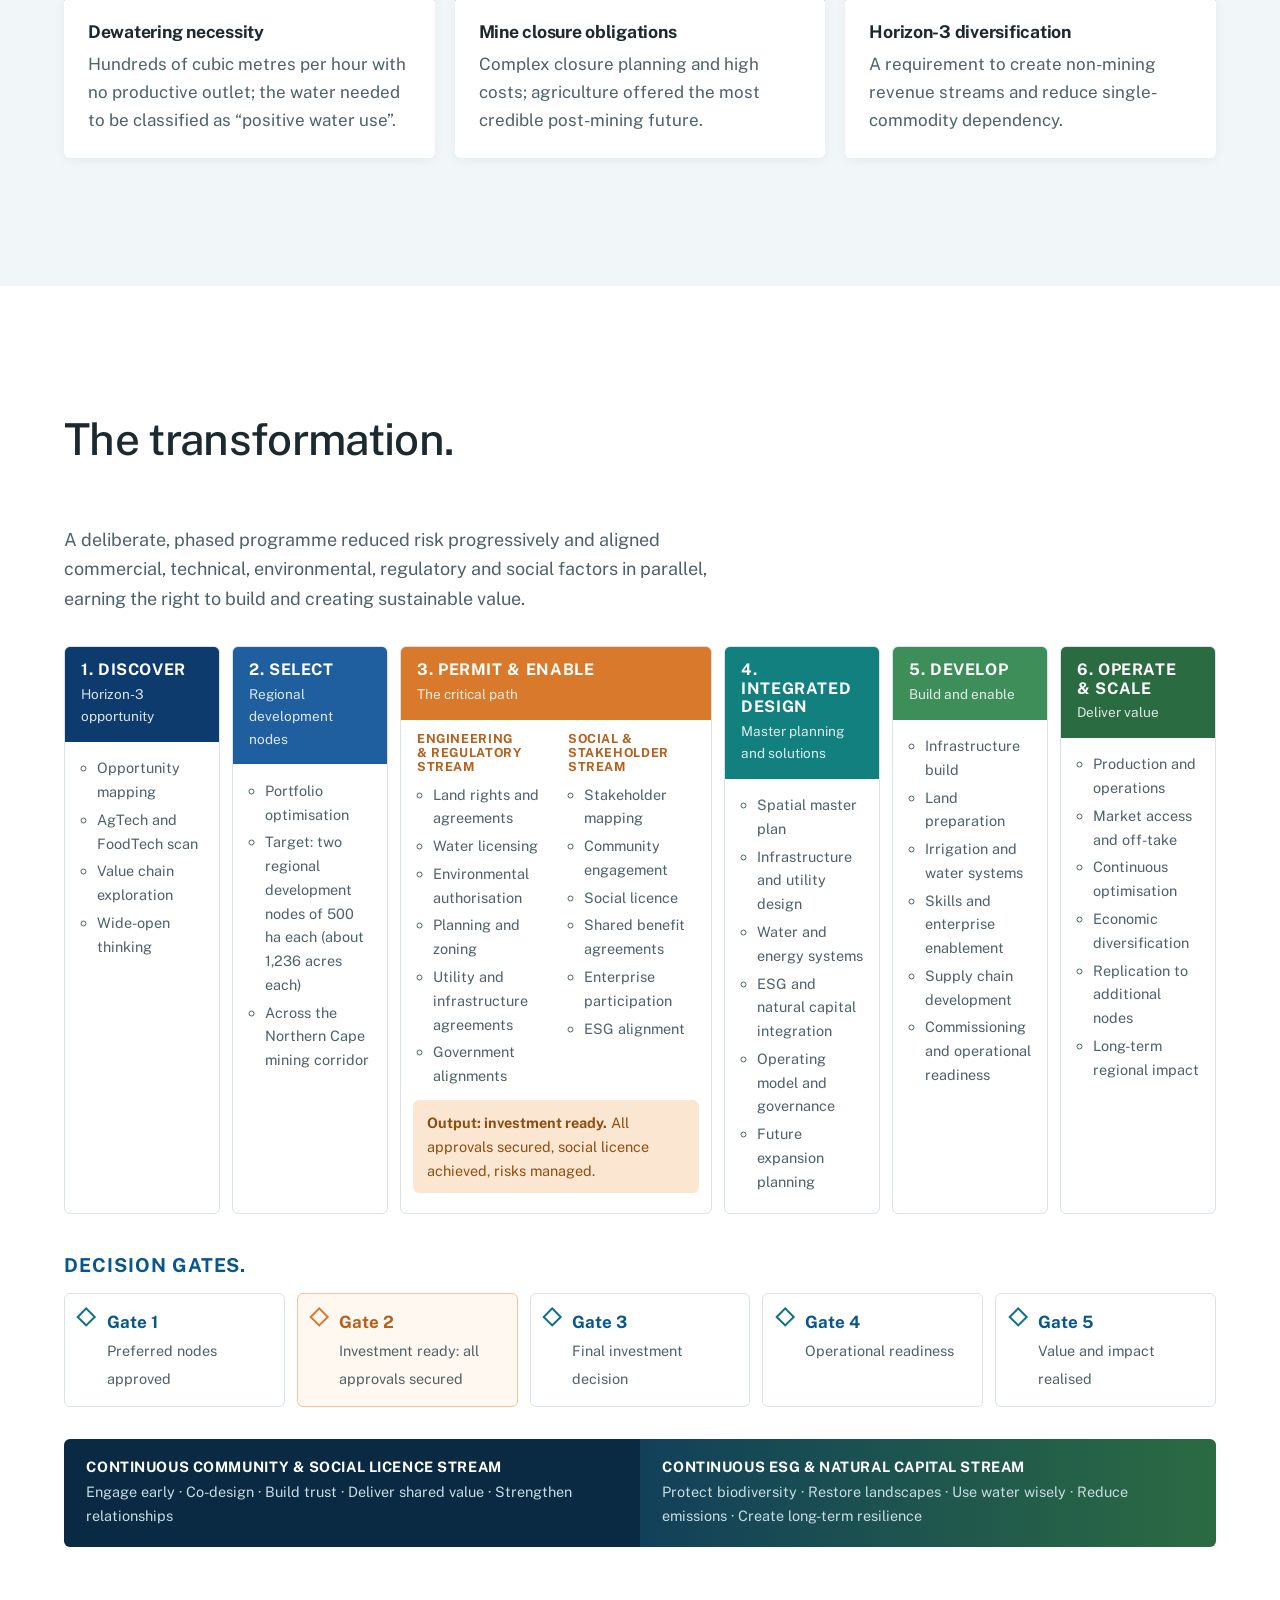
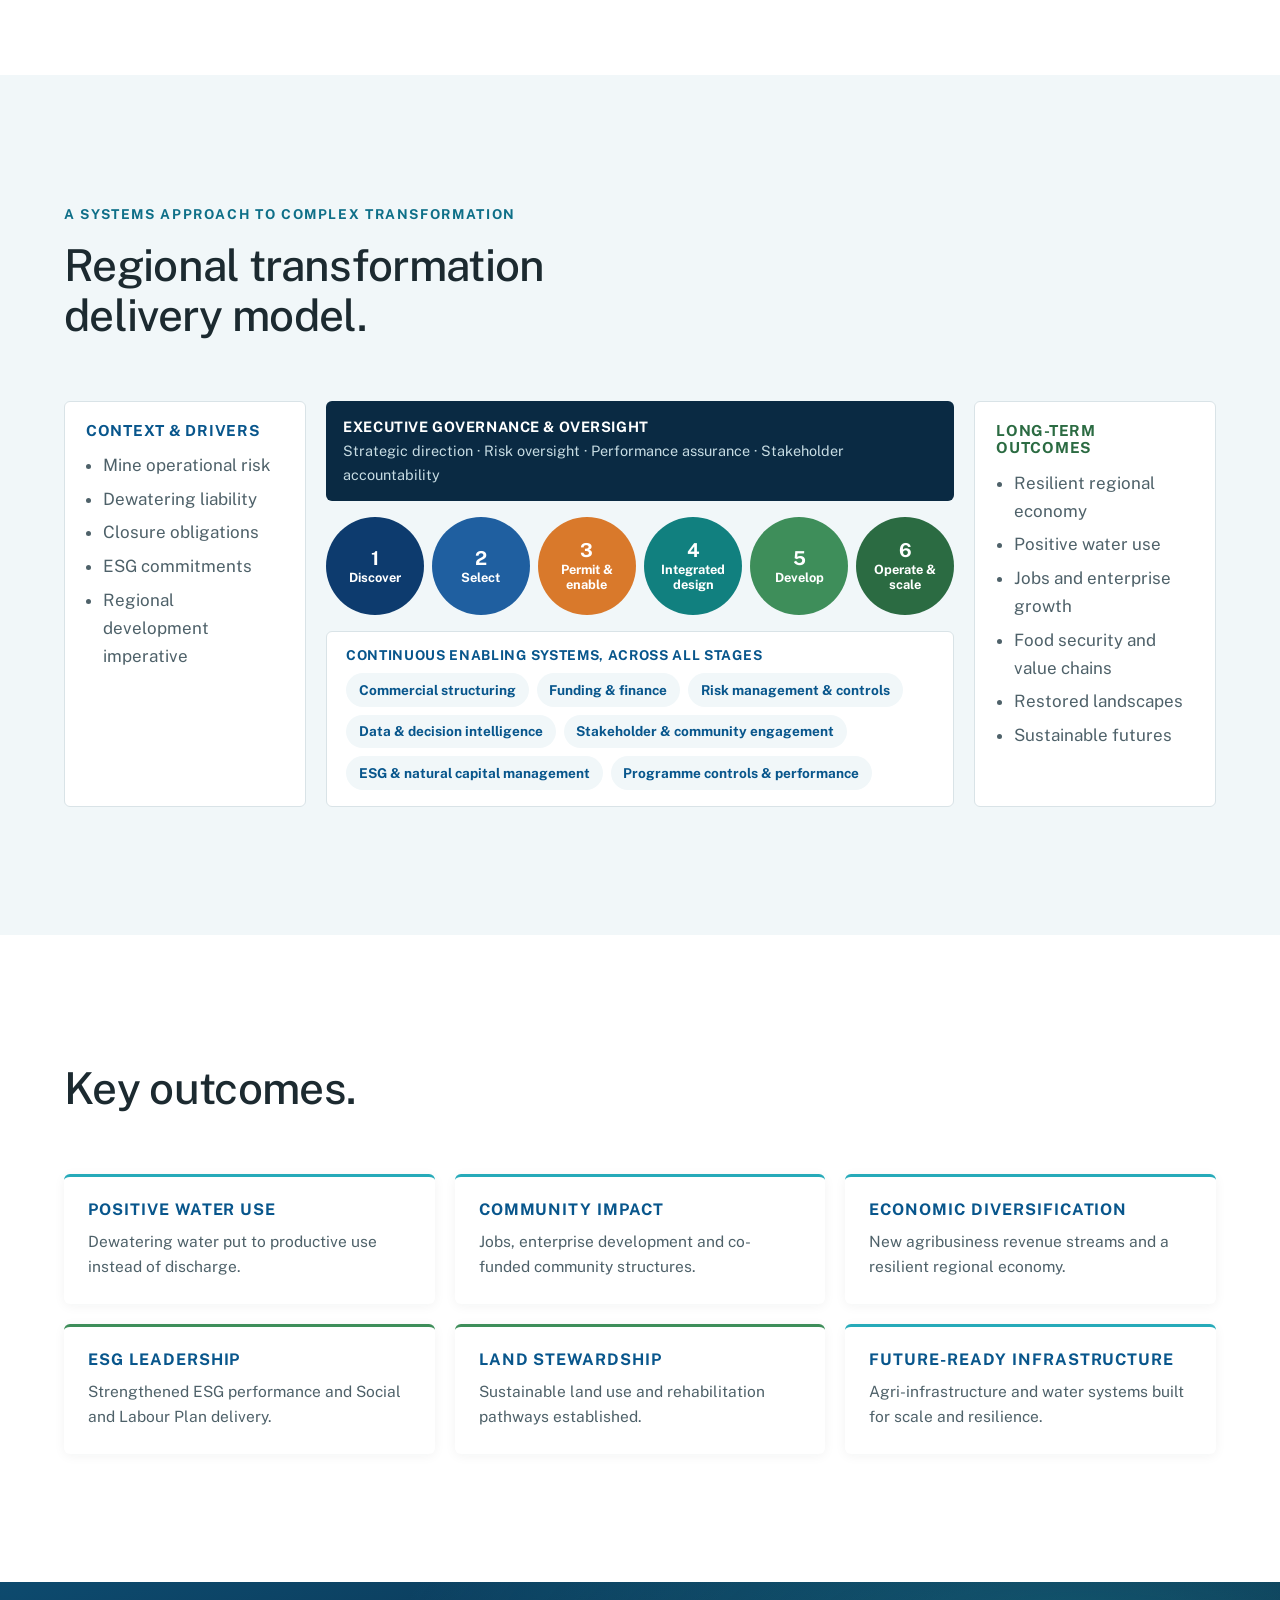
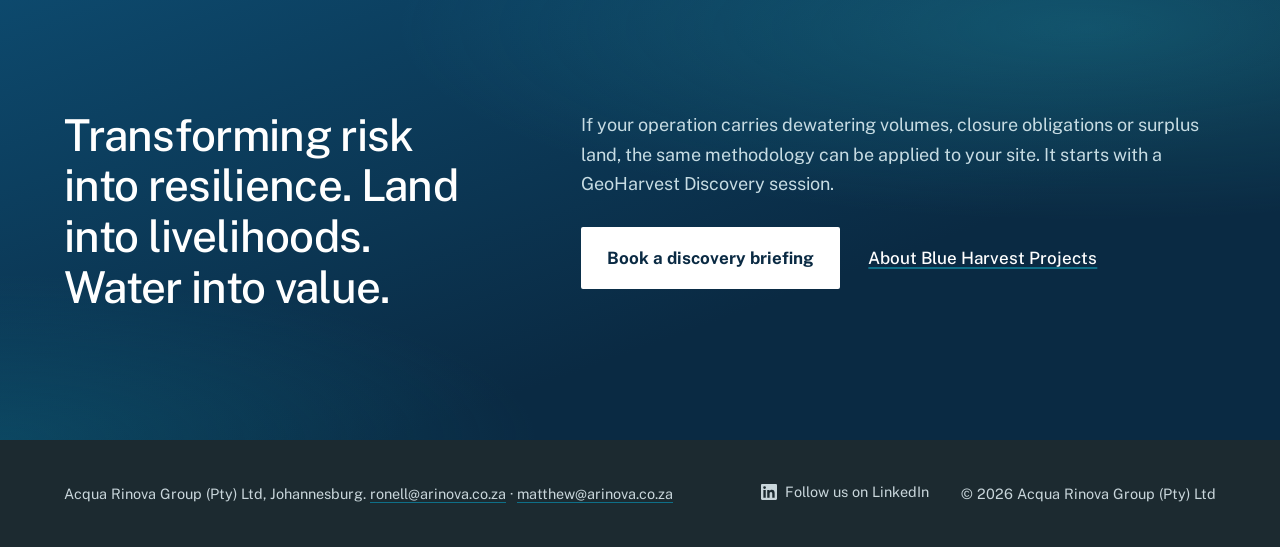
<file: case-study/index.html>
<!DOCTYPE html>
<html lang="en-ZA">
<head>
  <meta charset="utf-8">
  <meta name="viewport" content="width=device-width, initial-scale=1">
  <meta name="theme-color" content="#FFFFFF">
  <link rel="icon" href="/favicon.ico" sizes="48x48">
  <link rel="icon" href="/favicon.svg" type="image/svg+xml">
  <link rel="icon" href="/favicon-32x32.png" type="image/png" sizes="32x32">
  <link rel="icon" href="/favicon-16x16.png" type="image/png" sizes="16x16">
  <link rel="apple-touch-icon" href="/apple-touch-icon.png" sizes="180x180">
  <link rel="manifest" href="/site.webmanifest">
  <link rel="preconnect" href="https://fonts.googleapis.com">
  <link rel="preconnect" href="https://fonts.gstatic.com" crossorigin>
  <link rel="stylesheet" href="https://fonts.googleapis.com/css2?family=Public+Sans:wght@400;500;700&display=swap">
  <link rel="stylesheet" href="/styles.css">
  <title>Case study: From arid ground to growing enterprise | Acqua Rinova Group</title>
  <meta name="description" content="How Blue Harvest Projects and one of Africa&#8217;s largest open-pit iron ore mines turned dewatering liability and surplus land into long-term regional value in the Northern Cape.">
  <link rel="canonical" href="https://arinova.co.za/case-study/">
  <meta property="og:type" content="website">
  <meta property="og:site_name" content="Acqua Rinova Group">
  <meta property="og:url" content="https://arinova.co.za/case-study/">
  <meta property="og:title" content="From arid ground to growing enterprise | Acqua Rinova Group">
  <meta property="og:description" content="Blue Harvest case study: from dewatering liability to regional value in the Northern Cape.">
  <meta property="og:image" content="https://arinova.co.za/assets/og-image.png">
  <meta property="og:image:width" content="1200">
  <meta property="og:image:height" content="630">
  <meta name="twitter:card" content="summary_large_image">
  <meta name="twitter:image" content="https://arinova.co.za/assets/og-image.png">
</head>
<body>
  <a class="skip-link" href="#main">Skip to content</a>
  <header class="site-header">
    <div class="wrap header-inner">
      <a class="wordmark" href="/" aria-label="Acqua Rinova Group, home"><img src="/assets/logo-mark-96.webp" alt="" width="30" height="37">Acqua Rinova</a>
      <nav aria-label="Primary">
        <ul class="nav-list">
          <li><a href="/">Home</a></li>
          <li><a href="/products/">Products</a></li>
          <li><a href="/#capabilities">Capabilities</a></li>
          <li><a href="/#use-cases">Use cases</a></li>
          <li><a href="/gallery/">Gallery</a></li>
          <li><a href="/blog/">Insights</a></li>
          <li><a class="nav-cta" href="/#contact">Book a briefing</a></li>
        </ul>
      </nav>
    </div>
  </header>
  <main id="main">
    <section class="cs-hero band" aria-labelledby="cs-title">
      <div class="wrap">
        <p class="eyebrow eyebrow-light">Case study &middot; Blue Harvest Projects &middot; A regional transformation methodology</p>
        <h1 id="cs-title">From arid ground to growing enterprise.</h1>
        <p class="cs-sub">Transforming water, land and infrastructure into long-term regional value.</p>
      </div>
    </section>

    <section class="section" aria-labelledby="summary-title">
      <div class="wrap cs-top">
        <div>
          <h2 id="summary-title" class="cs-h2">Executive summary.</h2>
          <p class="prose-lead">Blue Harvest is a multi-year transformation programme that created a regionally integrated economic platform in the semi-arid Northern Cape of South Africa. In partnership with one of Africa&#8217;s largest open-pit iron ore mines, the programme converts dewatering liability and an extensive land footprint into long-term economic, social and environmental value.</p>
          <p class="cs-text">Through a disciplined Horizon-3 strategy, robust site selection and due diligence, deep community partnership and a phased development approach, Blue Harvest has delivered a replicable model that reduces operational risk, meets ESG commitments and builds post-mining prosperity.</p>
          <blockquote class="cs-quote">
            <p>The dewatering challenge was not a problem to be minimised. It was a resource to be harnessed. That reframe was the foundation of the entire programme.</p>
          </blockquote>
        </div>
        <aside class="cs-glance" aria-label="At a glance">
          <h2>At a glance</h2>
          <dl>
            <div><dt>Location</dt><dd>Northern Cape, South Africa</dd></div>
            <div><dt>Partner</dt><dd>One of Africa&#8217;s largest open-pit iron ore mines</dd></div>
            <div><dt>Duration</dt><dd>Multi-year, from strategy to execution</dd></div>
            <div><dt>Scope</dt><dd>Strategy, site selection, stakeholder integration, design, infrastructure, operations enablement</dd></div>
            <div><dt>Focus</dt><dd>Agribusiness &middot; Water solutions &middot; ESG &middot; Community empowerment</dd></div>
          </dl>
        </aside>
      </div>
    </section>

    <section class="section section-alt" aria-labelledby="challenge-title">
      <div class="wrap">
        <h2 id="challenge-title" class="section-title">The challenge.</h2>
        <ul class="cs-cards">
          <li><h3>Dewatering necessity</h3><p>Hundreds of cubic metres per hour with no productive outlet; the water needed to be classified as &#8220;positive water use&#8221;.</p></li>
          <li><h3>Mine closure obligations</h3><p>Complex closure planning and high costs; agriculture offered the most credible post-mining future.</p></li>
          <li><h3>Horizon-3 diversification</h3><p>A requirement to create non-mining revenue streams and reduce single-commodity dependency.</p></li>
        </ul>
      </div>
    </section>

    <section class="section" aria-labelledby="transform-title">
      <div class="wrap">
        <h2 id="transform-title" class="section-title">The transformation.</h2>
        <p class="prose-lead cs-intro">A deliberate, phased programme reduced risk progressively and aligned commercial, technical, environmental, regulatory and social factors in parallel, earning the right to build and creating sustainable value.</p>
        <ol class="cs-stages">
          <li class="st-1">
            <h3>Discover</h3><p class="cs-stage-sub">Horizon-3 opportunity</p>
            <ul><li>Opportunity mapping</li><li>AgTech and FoodTech scan</li><li>Value chain exploration</li><li>Wide-open thinking</li></ul>
          </li>
          <li class="st-2">
            <h3>Select</h3><p class="cs-stage-sub">Regional development nodes</p>
            <ul><li>Portfolio optimisation</li><li>Target: two regional development nodes of 500 ha each (about 1,236 acres each)</li><li>Across the Northern Cape mining corridor</li></ul>
          </li>
          <li class="st-3">
            <h3>Permit &amp; enable</h3><p class="cs-stage-sub">The critical path</p>
            <div class="cs-streams">
              <div><h4>Engineering &amp; regulatory stream</h4><ul><li>Land rights and agreements</li><li>Water licensing</li><li>Environmental authorisation</li><li>Planning and zoning</li><li>Utility and infrastructure agreements</li><li>Government alignments</li></ul></div>
              <div><h4>Social &amp; stakeholder stream</h4><ul><li>Stakeholder mapping</li><li>Community engagement</li><li>Social licence</li><li>Shared benefit agreements</li><li>Enterprise participation</li><li>ESG alignment</li></ul></div>
            </div>
            <p class="cs-output"><strong>Output: investment ready.</strong> All approvals secured, social licence achieved, risks managed.</p>
          </li>
          <li class="st-4">
            <h3>Integrated design</h3><p class="cs-stage-sub">Master planning and solutions</p>
            <ul><li>Spatial master plan</li><li>Infrastructure and utility design</li><li>Water and energy systems</li><li>ESG and natural capital integration</li><li>Operating model and governance</li><li>Future expansion planning</li></ul>
          </li>
          <li class="st-5">
            <h3>Develop</h3><p class="cs-stage-sub">Build and enable</p>
            <ul><li>Infrastructure build</li><li>Land preparation</li><li>Irrigation and water systems</li><li>Skills and enterprise enablement</li><li>Supply chain development</li><li>Commissioning and operational readiness</li></ul>
          </li>
          <li class="st-6">
            <h3>Operate &amp; scale</h3><p class="cs-stage-sub">Deliver value</p>
            <ul><li>Production and operations</li><li>Market access and off-take</li><li>Continuous optimisation</li><li>Economic diversification</li><li>Replication to additional nodes</li><li>Long-term regional impact</li></ul>
          </li>
        </ol>

        <h3 class="cs-h3">Decision gates.</h3>
        <ol class="cs-gates">
          <li><strong>Gate 1</strong><span>Preferred nodes approved</span></li>
          <li class="gate-key"><strong>Gate 2</strong><span>Investment ready: all approvals secured</span></li>
          <li><strong>Gate 3</strong><span>Final investment decision</span></li>
          <li><strong>Gate 4</strong><span>Operational readiness</span></li>
          <li><strong>Gate 5</strong><span>Value and impact realised</span></li>
        </ol>

        <div class="cs-continuous">
          <div><h4>Continuous community &amp; social licence stream</h4><p>Engage early &middot; Co-design &middot; Build trust &middot; Deliver shared value &middot; Strengthen relationships</p></div>
          <div><h4>Continuous ESG &amp; natural capital stream</h4><p>Protect biodiversity &middot; Restore landscapes &middot; Use water wisely &middot; Reduce emissions &middot; Create long-term resilience</p></div>
        </div>
      </div>
    </section>

    <section class="section section-alt" aria-labelledby="model-title">
      <div class="wrap">
        <p class="eyebrow">A systems approach to complex transformation</p>
        <h2 id="model-title" class="section-title">Regional transformation delivery model.</h2>
        <div class="cs-model">
          <div class="cs-model-col">
            <h3>Context &amp; drivers</h3>
            <ul><li>Mine operational risk</li><li>Dewatering liability</li><li>Closure obligations</li><li>ESG commitments</li><li>Regional development imperative</li></ul>
          </div>
          <div class="cs-model-mid">
            <p class="cs-gov"><strong>Executive governance &amp; oversight</strong><span>Strategic direction &middot; Risk oversight &middot; Performance assurance &middot; Stakeholder accountability</span></p>
            <ol class="cs-flow">
              <li>Discover</li><li>Select</li><li>Permit &amp; enable</li><li>Integrated design</li><li>Develop</li><li>Operate &amp; scale</li>
            </ol>
            <div class="cs-enablers">
              <h4>Continuous enabling systems, across all stages</h4>
              <ul><li>Commercial structuring</li><li>Funding &amp; finance</li><li>Risk management &amp; controls</li><li>Data &amp; decision intelligence</li><li>Stakeholder &amp; community engagement</li><li>ESG &amp; natural capital management</li><li>Programme controls &amp; performance</li></ul>
            </div>
          </div>
          <div class="cs-model-col cs-model-out">
            <h3>Long-term outcomes</h3>
            <ul><li>Resilient regional economy</li><li>Positive water use</li><li>Jobs and enterprise growth</li><li>Food security and value chains</li><li>Restored landscapes</li><li>Sustainable futures</li></ul>
          </div>
        </div>
      </div>
    </section>

    <section class="section" aria-labelledby="outcomes-title">
      <div class="wrap">
        <h2 id="outcomes-title" class="section-title">Key outcomes.</h2>
        <ul class="outcome-grid cs-outcomes">
          <li><h3>Positive water use</h3><p>Dewatering water put to productive use instead of discharge.</p></li>
          <li><h3>Community impact</h3><p>Jobs, enterprise development and co-funded community structures.</p></li>
          <li><h3>Economic diversification</h3><p>New agribusiness revenue streams and a resilient regional economy.</p></li>
          <li><h3>ESG leadership</h3><p>Strengthened ESG performance and Social and Labour Plan delivery.</p></li>
          <li><h3>Land stewardship</h3><p>Sustainable land use and rehabilitation pathways established.</p></li>
          <li><h3>Future-ready infrastructure</h3><p>Agri-infrastructure and water systems built for scale and resilience.</p></li>
        </ul>
      </div>
    </section>

    <section class="section band" aria-labelledby="cs-cta-title">
      <div class="wrap split">
        <h2 id="cs-cta-title">Transforming risk into resilience. Land into livelihoods. Water into value.</h2>
        <div>
          <p class="band-lead">If your operation carries dewatering volumes, closure obligations or surplus land, the same methodology can be applied to your site. It starts with a GeoHarvest Discovery session.</p>
          <p class="contact-actions"><a class="button button-light" href="mailto:ronell@arinova.co.za,matthew@arinova.co.za?subject=Discovery%20briefing">Book a discovery briefing</a> <a class="text-link text-link-light" href="/products/#blue-harvest">About Blue Harvest Projects</a></p>
        </div>
      </div>
    </section>
  </main>

  <footer class="site-footer">
    <div class="wrap footer-inner">
      <p>Acqua Rinova Group (Pty) Ltd, Johannesburg. <a href="mailto:ronell@arinova.co.za">ronell@arinova.co.za</a> &middot; <a href="mailto:matthew@arinova.co.za">matthew@arinova.co.za</a></p>
      <p><a class="social-link" href="https://www.linkedin.com/company/acqua-rinova-group/" target="_blank" rel="noopener noreferrer"><svg class="icon" viewBox="0 0 24 24" width="16" height="16" aria-hidden="true" focusable="false"><path fill="currentColor" d="M20.45 20.45h-3.56v-5.57c0-1.33-.03-3.04-1.85-3.04-1.85 0-2.14 1.45-2.14 2.94v5.67H9.34V9h3.42v1.56h.05c.48-.9 1.64-1.85 3.37-1.85 3.6 0 4.27 2.37 4.27 5.46v6.28zM5.34 7.43a2.06 2.06 0 1 1 0-4.13 2.06 2.06 0 0 1 0 4.13zM7.12 20.45H3.56V9h3.56v11.45zM22.22 0H1.77C.79 0 0 .77 0 1.73v20.54C0 23.23.79 24 1.77 24h20.45c.98 0 1.78-.77 1.78-1.73V1.73C24 .77 23.2 0 22.22 0z"/></svg><span>Follow us on LinkedIn</span></a></p>
      <p>&copy; <span data-year>2026</span> Acqua Rinova Group (Pty) Ltd</p>
    </div>
  </footer>
  <script src="/script.js" defer></script>
</body>
</html>
</file>
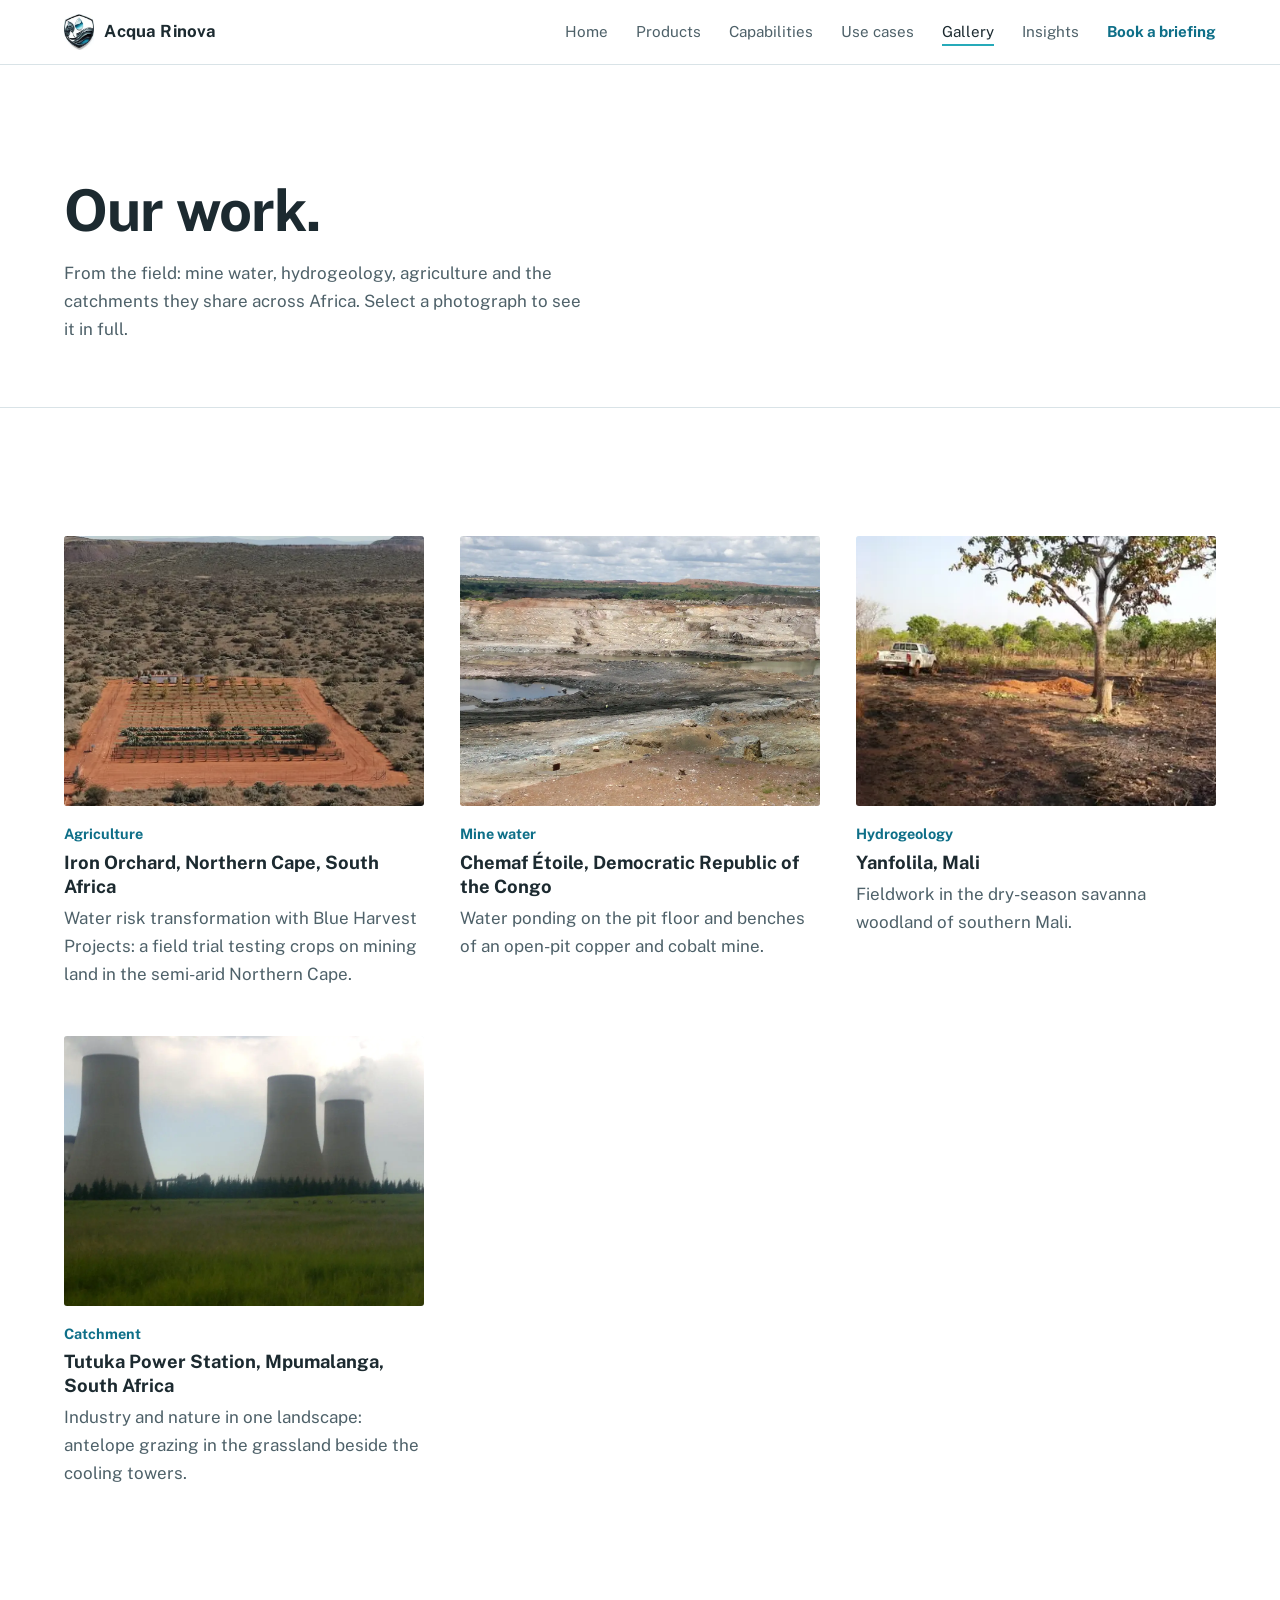
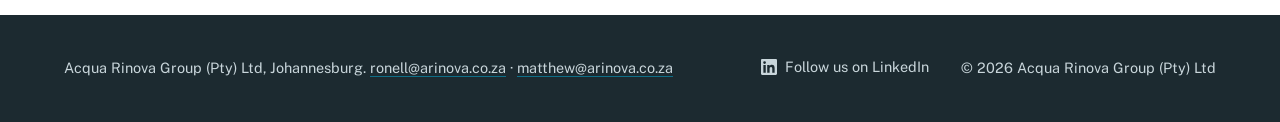
<file: gallery/index.html>
<!DOCTYPE html>
<html lang="en-ZA">
<head>
  <meta charset="utf-8">
  <meta name="viewport" content="width=device-width, initial-scale=1">
  <meta name="theme-color" content="#FFFFFF">
  <link rel="icon" href="/favicon.ico" sizes="48x48">
  <link rel="icon" href="/favicon.svg" type="image/svg+xml">
  <link rel="icon" href="/favicon-32x32.png" type="image/png" sizes="32x32">
  <link rel="icon" href="/favicon-16x16.png" type="image/png" sizes="16x16">
  <link rel="apple-touch-icon" href="/apple-touch-icon.png" sizes="180x180">
  <link rel="manifest" href="/site.webmanifest">
  <link rel="preconnect" href="https://fonts.googleapis.com">
  <link rel="preconnect" href="https://fonts.gstatic.com" crossorigin>
  <link rel="stylesheet" href="https://fonts.googleapis.com/css2?family=Public+Sans:wght@400;500;700&display=swap">
  <link rel="stylesheet" href="/styles.css">
  <link rel="stylesheet" href="/gallery/photo-iron-orchard.css">
  <link rel="stylesheet" href="/gallery/photo-chemaf-etoile.css">
  <link rel="stylesheet" href="/gallery/photo-yanfolila.css">
  <link rel="stylesheet" href="/gallery/photo-tutuka.css">
  <title>Our work | Acqua Rinova Group</title>
  <meta name="description" content="Photographs from Acqua Rinova Group projects: mine water, agriculture and catchment work across Africa.">
  <link rel="canonical" href="https://arinova.co.za/gallery/">
  <meta property="og:type" content="website">
  <meta property="og:site_name" content="Acqua Rinova Group">
  <meta property="og:url" content="https://arinova.co.za/gallery/">
  <meta property="og:title" content="Our work | Acqua Rinova Group">
  <meta property="og:description" content="Photographs from our mine water, agriculture and catchment projects.">
  <meta property="og:image" content="https://arinova.co.za/assets/og-image.png">
  <meta property="og:image:width" content="1200">
  <meta property="og:image:height" content="630">
  <meta name="twitter:card" content="summary_large_image">
  <meta name="twitter:image" content="https://arinova.co.za/assets/og-image.png">
</head>
<body>
  <a class="skip-link" href="#main">Skip to content</a>
  <header class="site-header">
    <div class="wrap header-inner">
      <a class="wordmark" href="/" aria-label="Acqua Rinova Group, home"><img src="/assets/logo-mark-96.webp" alt="" width="30" height="37">Acqua Rinova</a>
      <nav aria-label="Primary">
        <ul class="nav-list">
          <li><a href="/">Home</a></li>
          <li><a href="/products/">Products</a></li>
          <li><a href="/#capabilities">Capabilities</a></li>
          <li><a href="/#use-cases">Use cases</a></li>
          <li><a href="/gallery/" aria-current="page">Gallery</a></li>
          <li><a href="/blog/">Insights</a></li>
          <li><a class="nav-cta" href="/#contact">Book a briefing</a></li>
        </ul>
      </nav>
    </div>
  </header>
  <main id="main">
    <section class="page-head" aria-labelledby="gallery-title">
      <div class="wrap">
        <h1 id="gallery-title">Our work.</h1>
        <p>From the field: mine water, hydrogeology, agriculture and the catchments they share across Africa. Select a photograph to see it in full.</p>
      </div>
    </section>
    <section class="section gallery-section" aria-label="Project photographs">
      <div class="wrap">
        <!-- ADDING A PHOTOGRAPH
             Each photograph is embedded in its own small stylesheet in this folder
             (photo-<name>.css), so no image upload is needed. Send new photographs
             to Claude with a tag, a project name and one line, and it will prepare
             the stylesheet and the block below.
             Tags in use: Agriculture, Mine water, Hydrogeology, Catchment. -->
        <ul class="gallery-grid">
          <li class="gallery-item">
            <figure>
              <a class="gallery-link" href="#photo-iron-orchard" id="photo-iron-orchard" data-photo="iron-orchard">
                <span class="gimg gimg-iron-orchard" role="img" aria-label="Aerial view of a fenced trial orchard with rows of young trees and crops, water tanks and site buildings, set in Northern Cape scrubland with mine dumps on the horizon" style="background-position: 50% 72%;"></span>
              </a>
              <figcaption>
                <span class="gallery-tag">Agriculture</span>
                <strong class="gallery-title">Iron Orchard, Northern Cape, South Africa</strong>
                <span class="gallery-text">Water risk transformation with Blue Harvest Projects: a field trial testing crops on mining land in the semi-arid Northern Cape.</span>
              </figcaption>
            </figure>
          </li>
          <li class="gallery-item">
            <figure>
              <a class="gallery-link" href="#photo-chemaf-etoile" id="photo-chemaf-etoile" data-photo="chemaf-etoile">
                <span class="gimg gimg-chemaf-etoile" role="img" aria-label="Terraced open pit with pools of water on its floor, with woodland and waste dumps beyond" style="background-position: 50% 55%;"></span>
              </a>
              <figcaption>
                <span class="gallery-tag">Mine water</span>
                <strong class="gallery-title">Chemaf &#201;toile, Democratic Republic of the Congo</strong>
                <span class="gallery-text">Water ponding on the pit floor and benches of an open-pit copper and cobalt mine.</span>
              </figcaption>
            </figure>
          </li>
          <li class="gallery-item">
            <figure>
              <a class="gallery-link" href="#photo-yanfolila" id="photo-yanfolila" data-photo="yanfolila">
                <span class="gimg gimg-yanfolila" role="img" aria-label="Panorama of burnt savanna woodland with a field vehicle and a pile of freshly dug red soil" style="background-position: 20% 50%;"></span>
              </a>
              <figcaption>
                <span class="gallery-tag">Hydrogeology</span>
                <strong class="gallery-title">Yanfolila, Mali</strong>
                <span class="gallery-text">Fieldwork in the dry-season savanna woodland of southern Mali.</span>
              </figcaption>
            </figure>
          </li>
          <li class="gallery-item">
            <figure>
              <a class="gallery-link" href="#photo-tutuka" id="photo-tutuka" data-photo="tutuka">
                <span class="gimg gimg-tutuka" role="img" aria-label="Power station cooling towers behind a tree line, with antelope grazing in green grassland in the foreground" style="background-position: 42% 60%;"></span>
              </a>
              <figcaption>
                <span class="gallery-tag">Catchment</span>
                <strong class="gallery-title">Tutuka Power Station, Mpumalanga, South Africa</strong>
                <span class="gallery-text">Industry and nature in one landscape: antelope grazing in the grassland beside the cooling towers.</span>
              </figcaption>
            </figure>
          </li>
        </ul>
      </div>
    </section>
  </main>

  <dialog class="lightbox" aria-label="Photograph viewer">
    <figure class="lightbox-figure">
      <div class="lightbox-img gimg" role="img" aria-label=""></div>
      <figcaption class="lightbox-caption"></figcaption>
    </figure>
    <button class="lightbox-btn lightbox-prev" type="button" aria-label="Previous photograph">&#8249;</button>
    <button class="lightbox-btn lightbox-next" type="button" aria-label="Next photograph">&#8250;</button>
    <button class="lightbox-btn lightbox-close" type="button" aria-label="Close">&#215;</button>
  </dialog>

  <footer class="site-footer">
    <div class="wrap footer-inner">
      <p>Acqua Rinova Group (Pty) Ltd, Johannesburg. <a href="mailto:ronell@arinova.co.za">ronell@arinova.co.za</a> &middot; <a href="mailto:matthew@arinova.co.za">matthew@arinova.co.za</a></p>
      <p><a class="social-link" href="https://www.linkedin.com/company/acqua-rinova-group/" target="_blank" rel="noopener noreferrer"><svg class="icon" viewBox="0 0 24 24" width="16" height="16" aria-hidden="true" focusable="false"><path fill="currentColor" d="M20.45 20.45h-3.56v-5.57c0-1.33-.03-3.04-1.85-3.04-1.85 0-2.14 1.45-2.14 2.94v5.67H9.34V9h3.42v1.56h.05c.48-.9 1.64-1.85 3.37-1.85 3.6 0 4.27 2.37 4.27 5.46v6.28zM5.34 7.43a2.06 2.06 0 1 1 0-4.13 2.06 2.06 0 0 1 0 4.13zM7.12 20.45H3.56V9h3.56v11.45zM22.22 0H1.77C.79 0 0 .77 0 1.73v20.54C0 23.23.79 24 1.77 24h20.45c.98 0 1.78-.77 1.78-1.73V1.73C24 .77 23.2 0 22.22 0z"/></svg><span>Follow us on LinkedIn</span></a></p>
      <p>&copy; <span data-year>2026</span> Acqua Rinova Group (Pty) Ltd</p>
    </div>
  </footer>
  <script src="/script.js" defer></script>
  <script src="/gallery.js" defer></script>
</body>
</html>
</file>
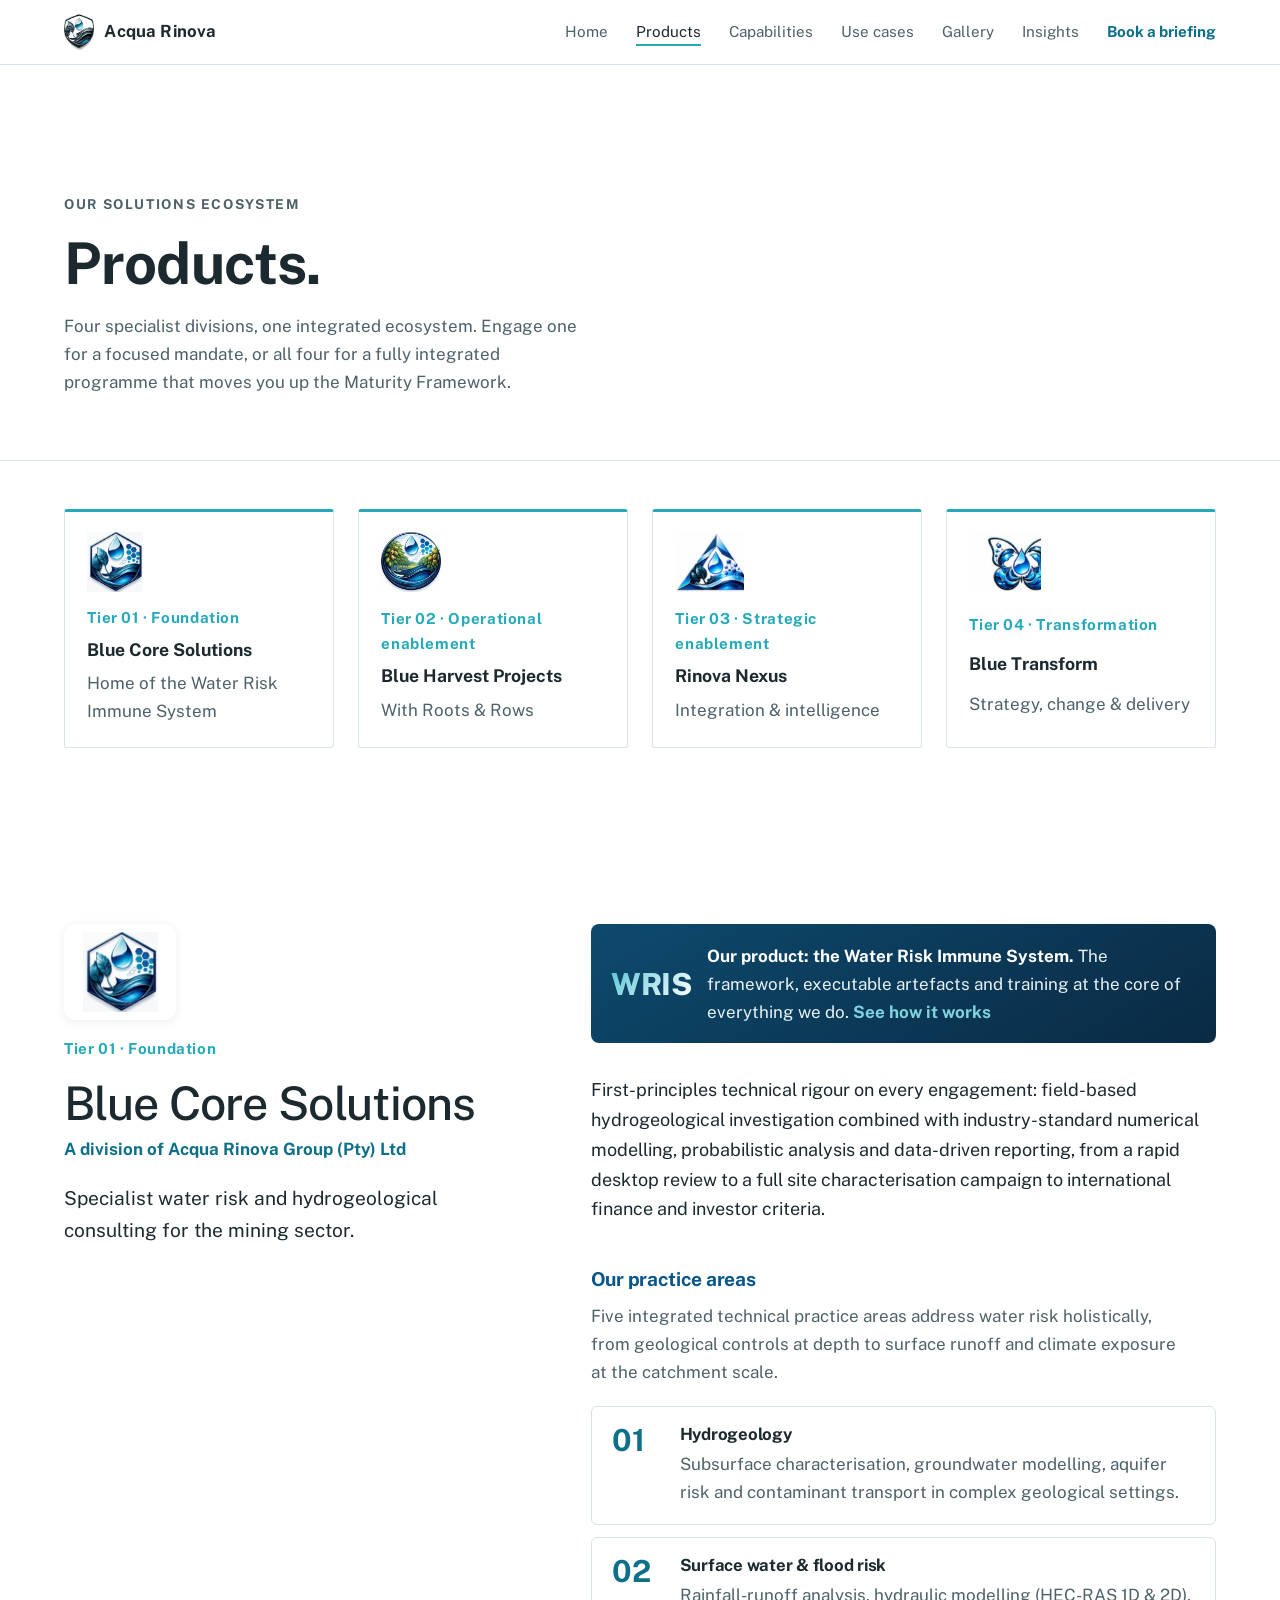
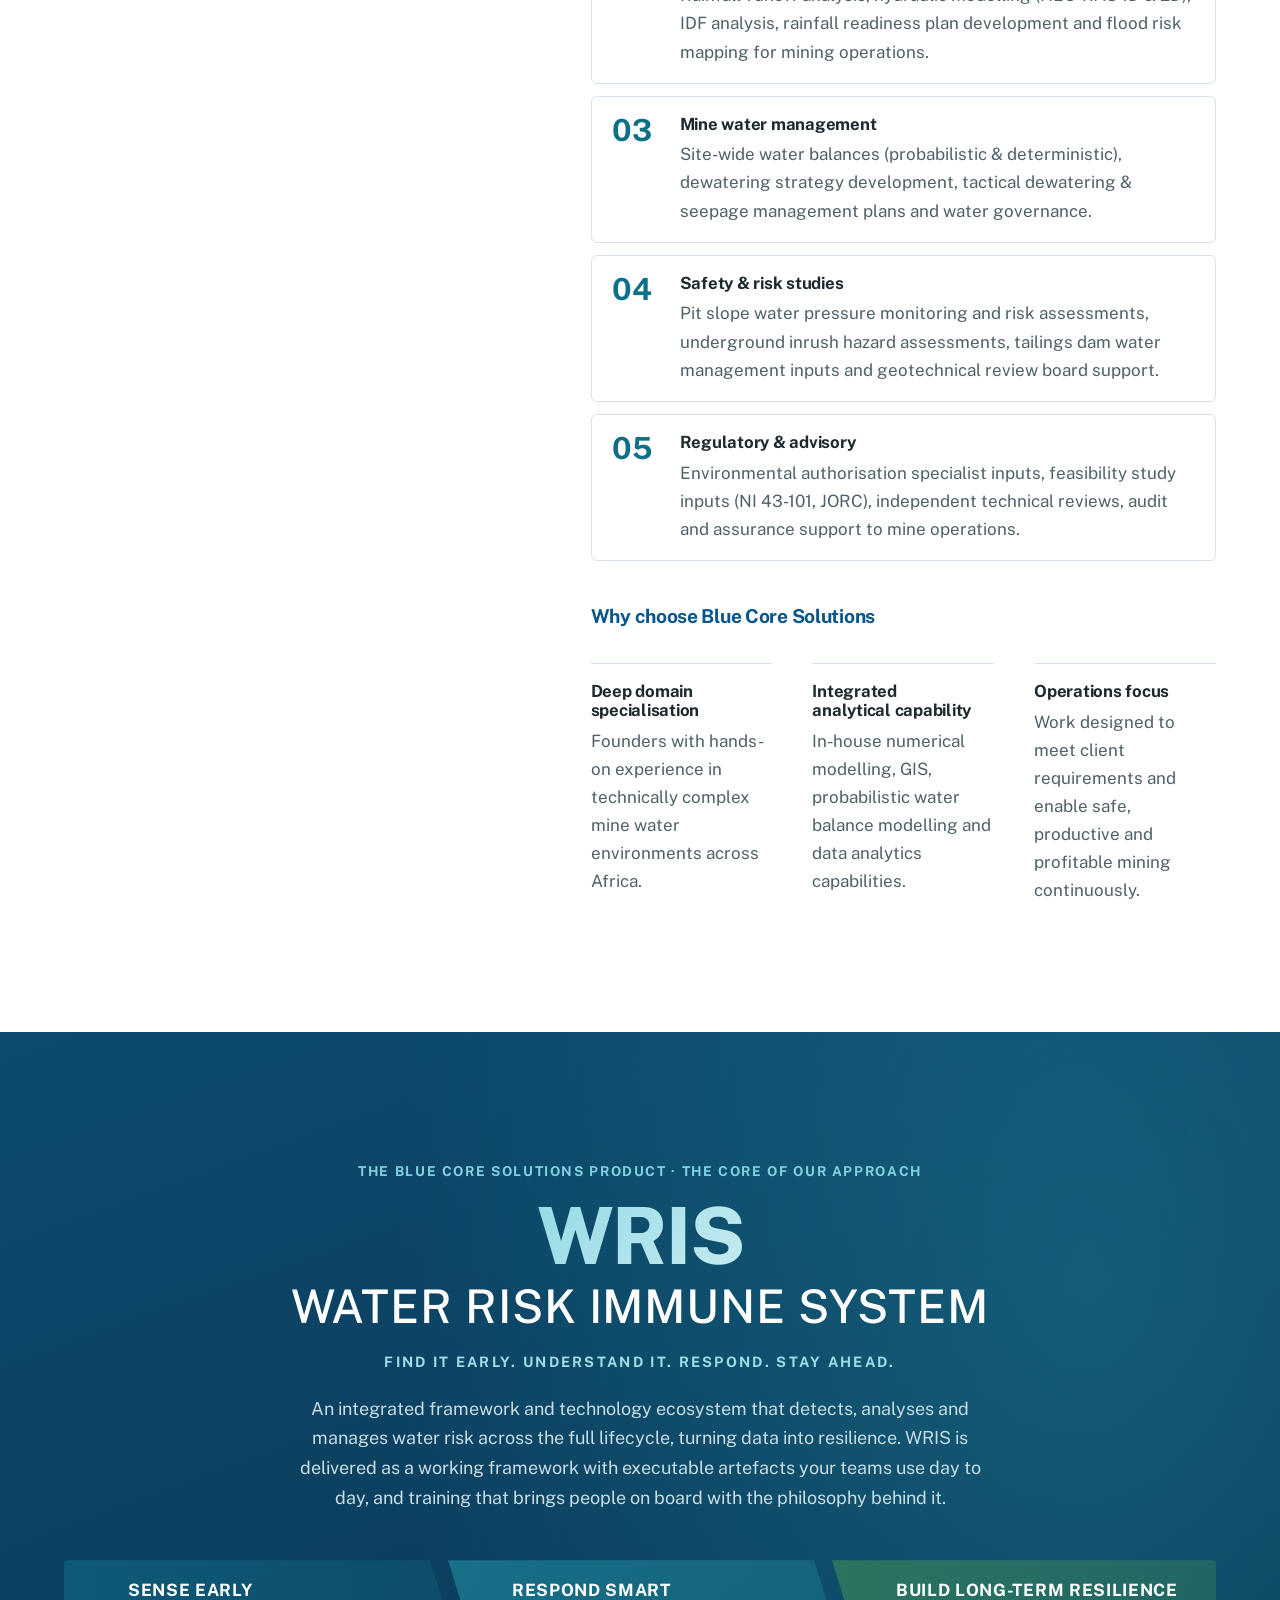
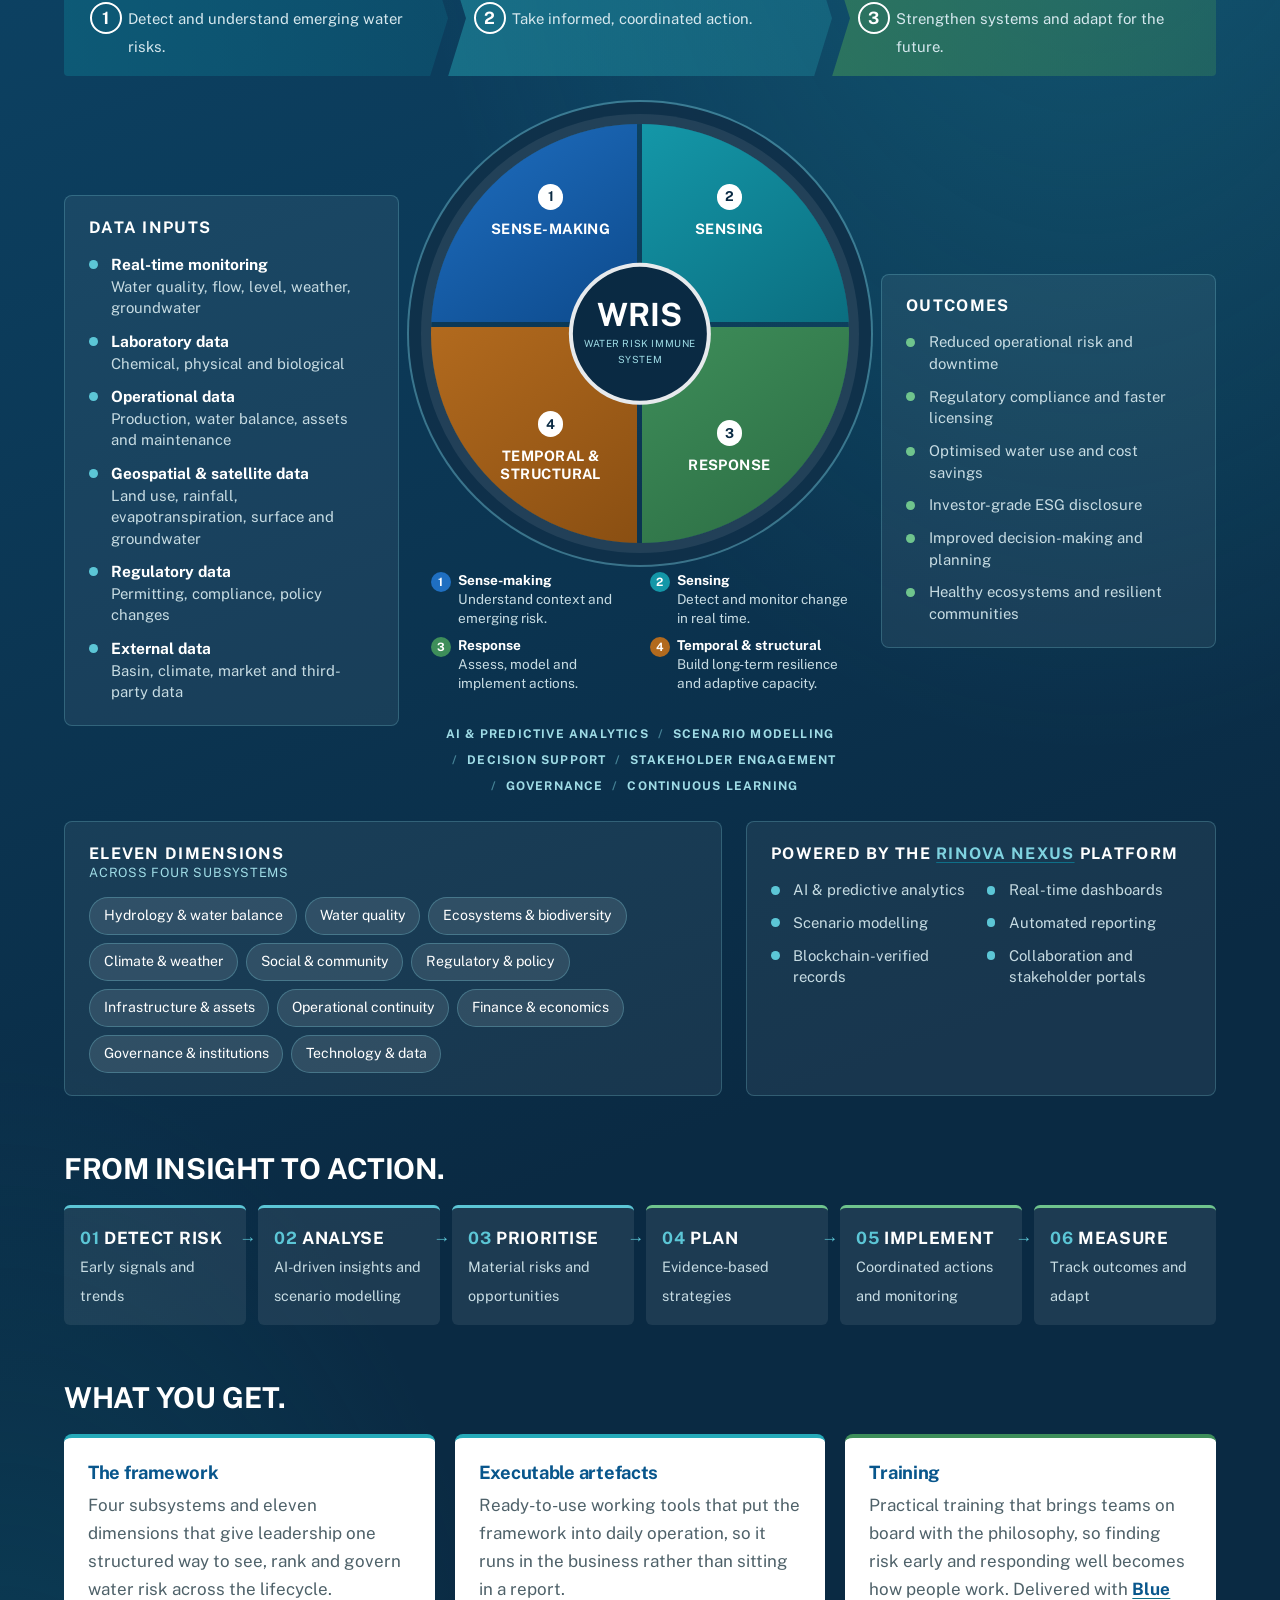
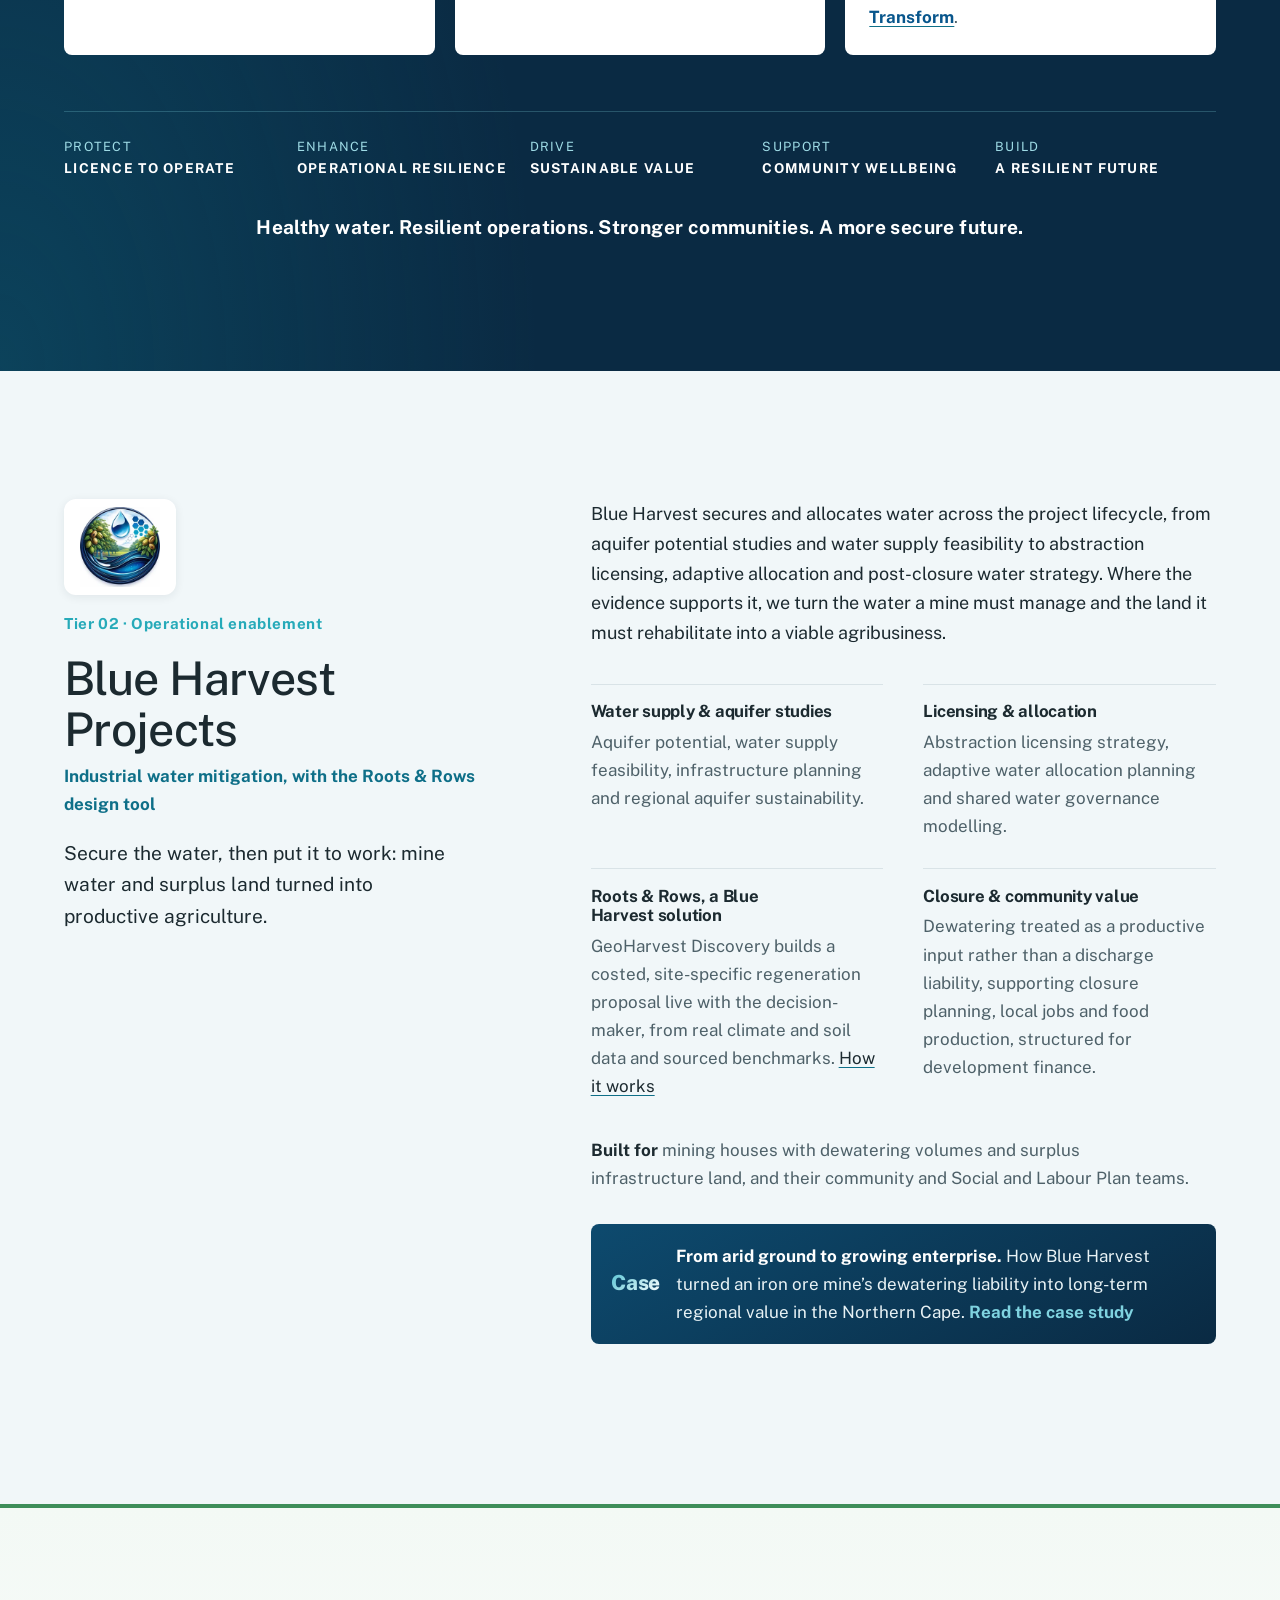
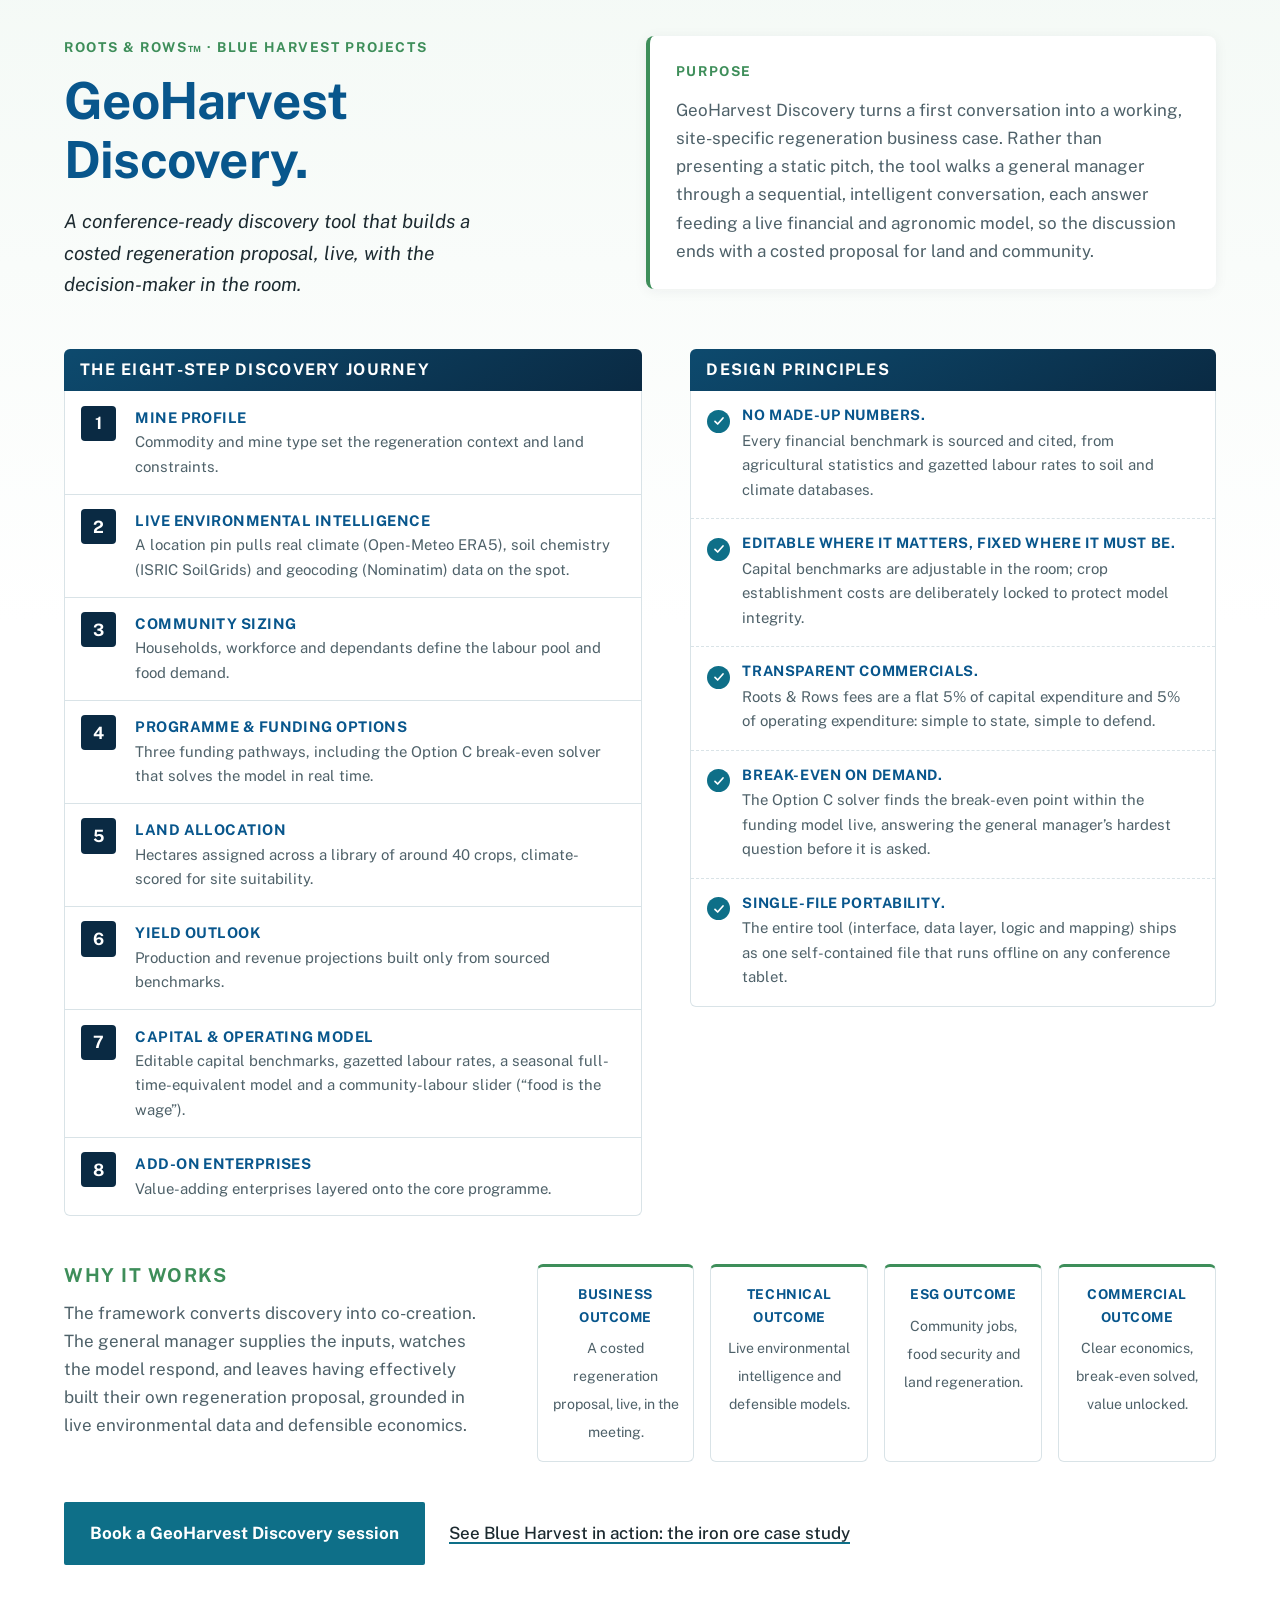
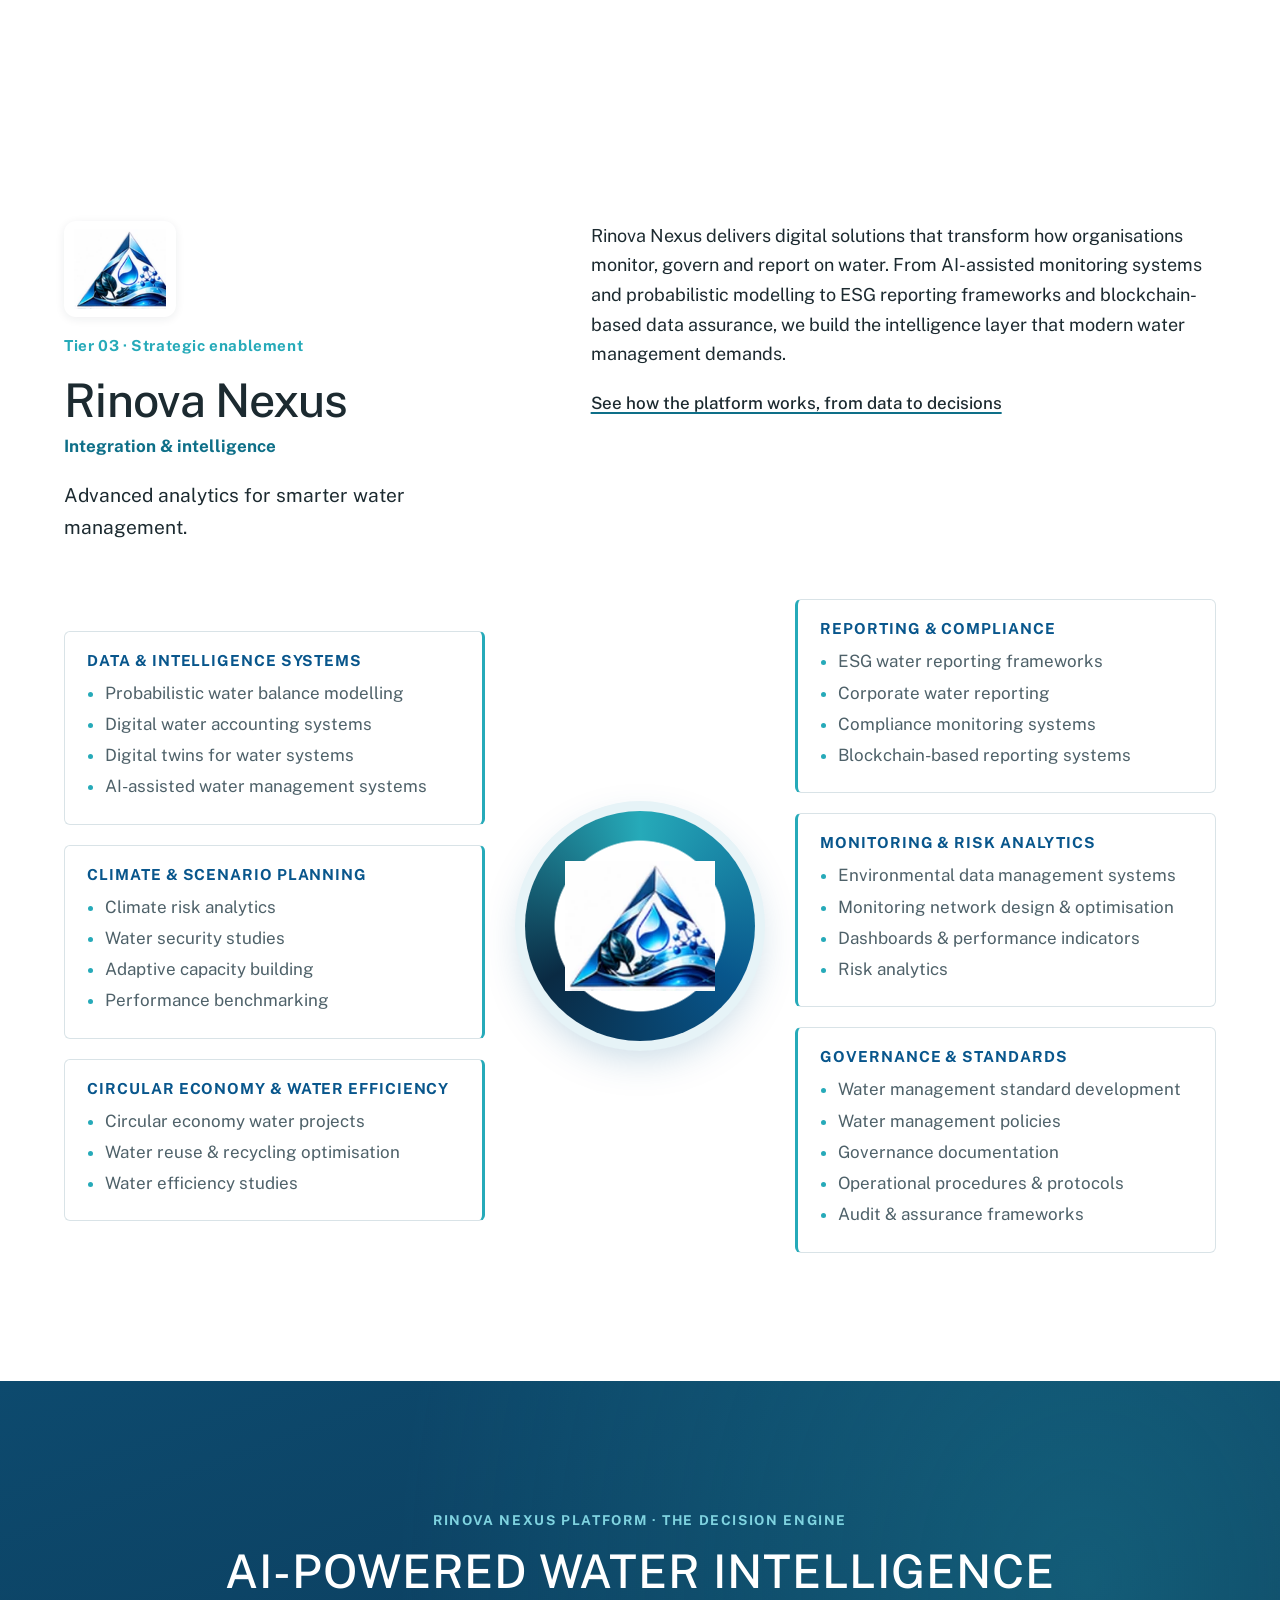
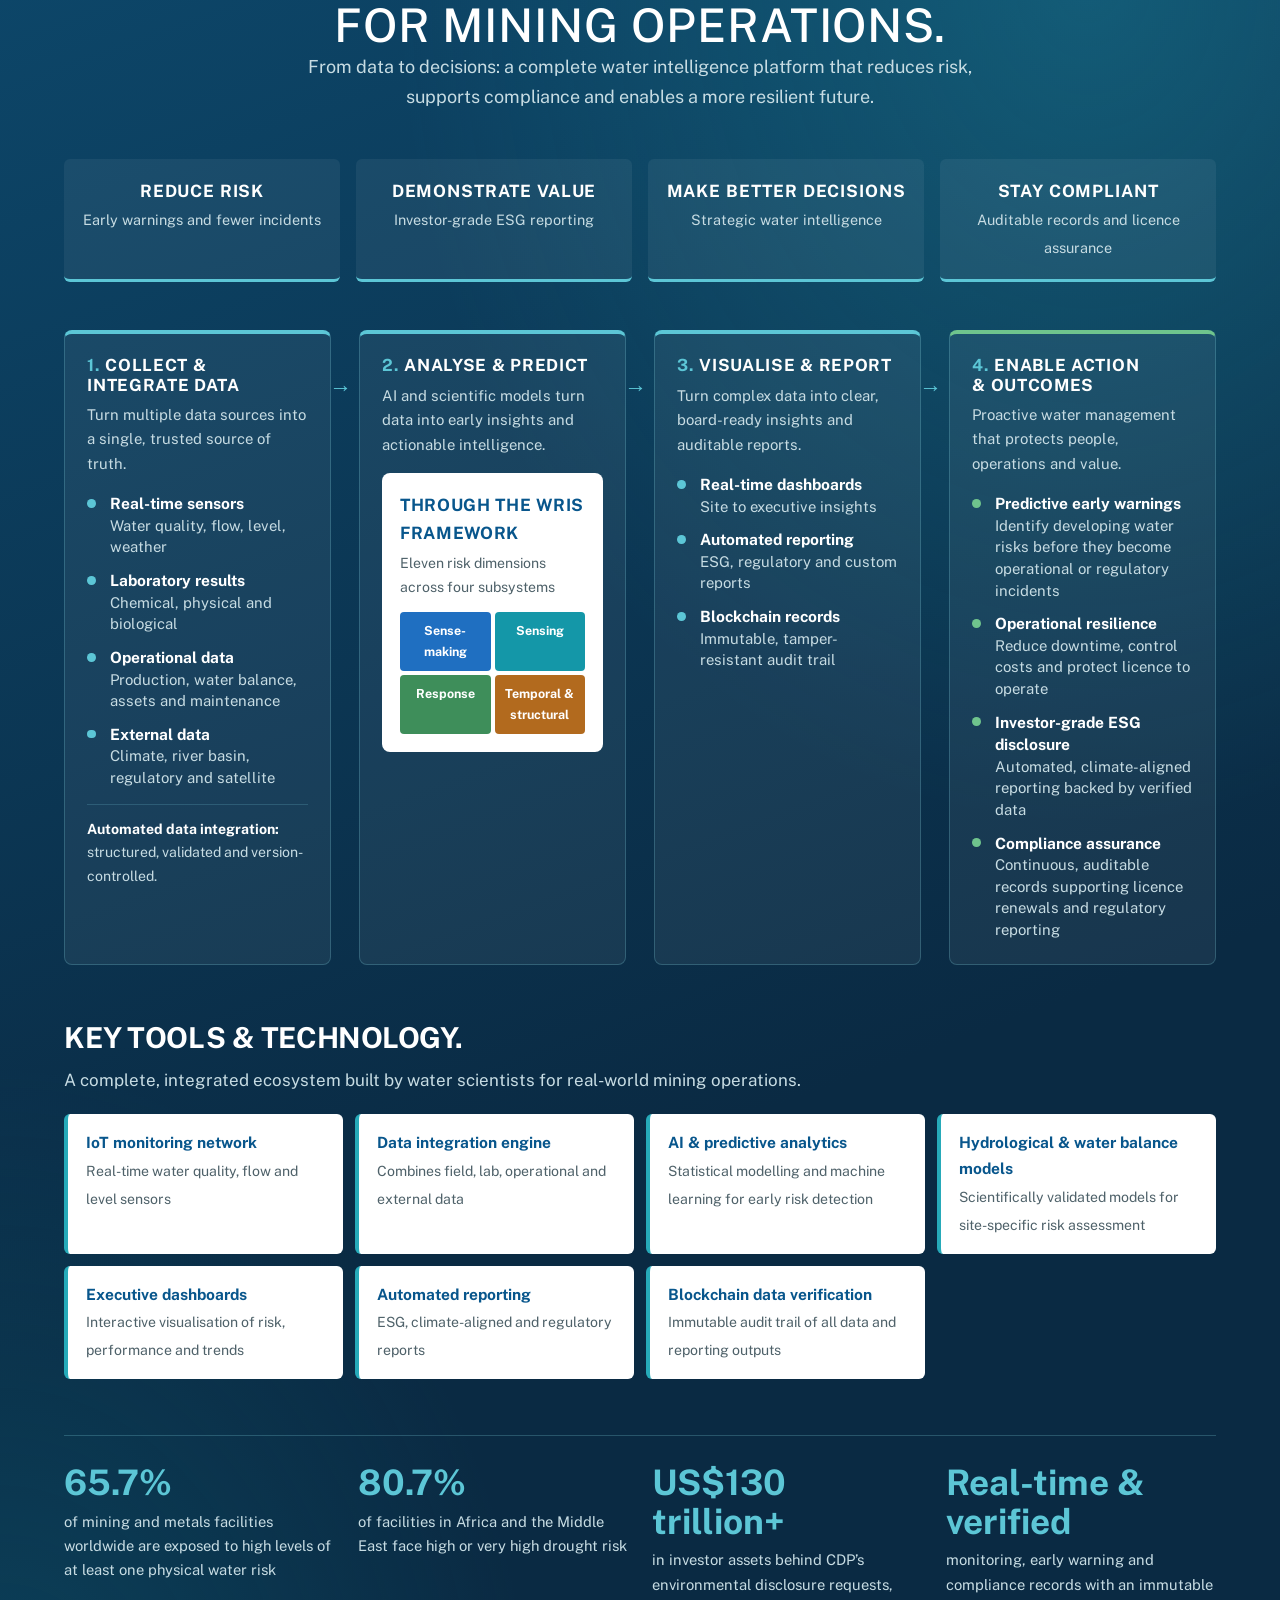
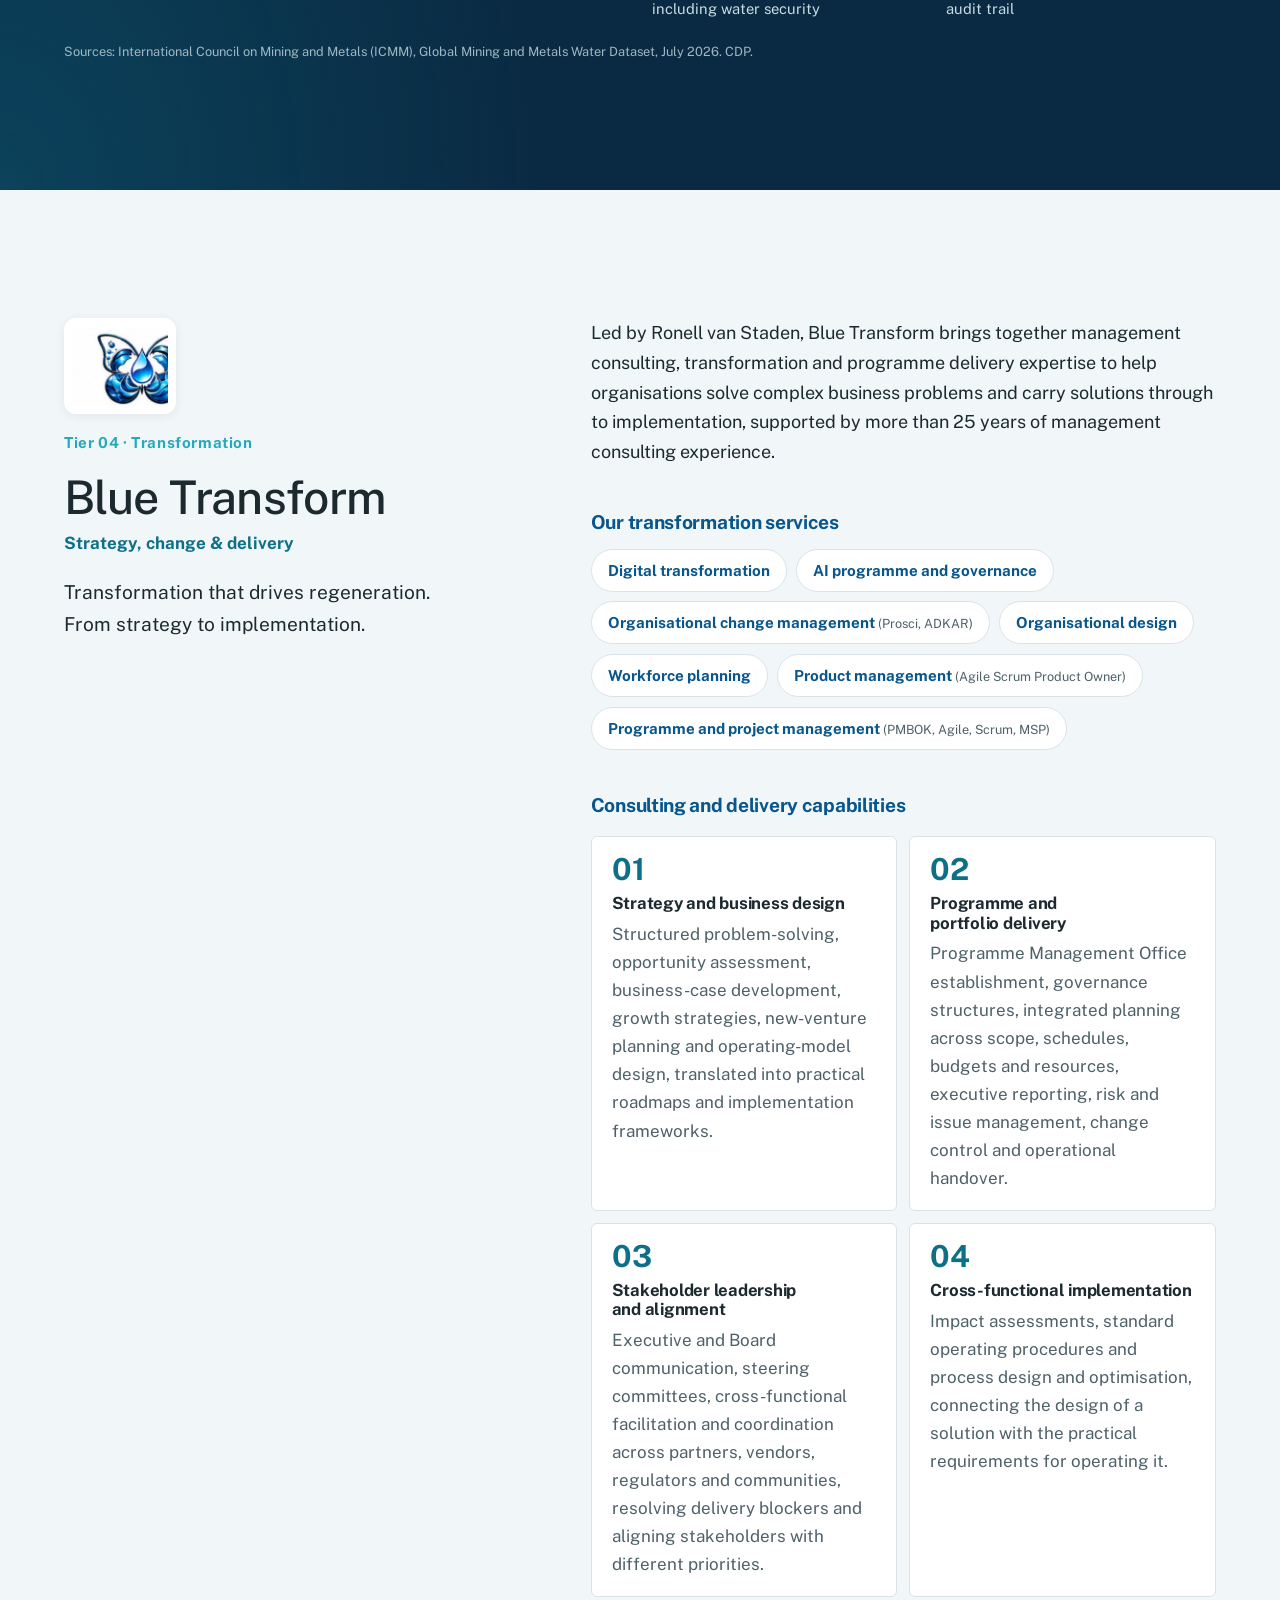
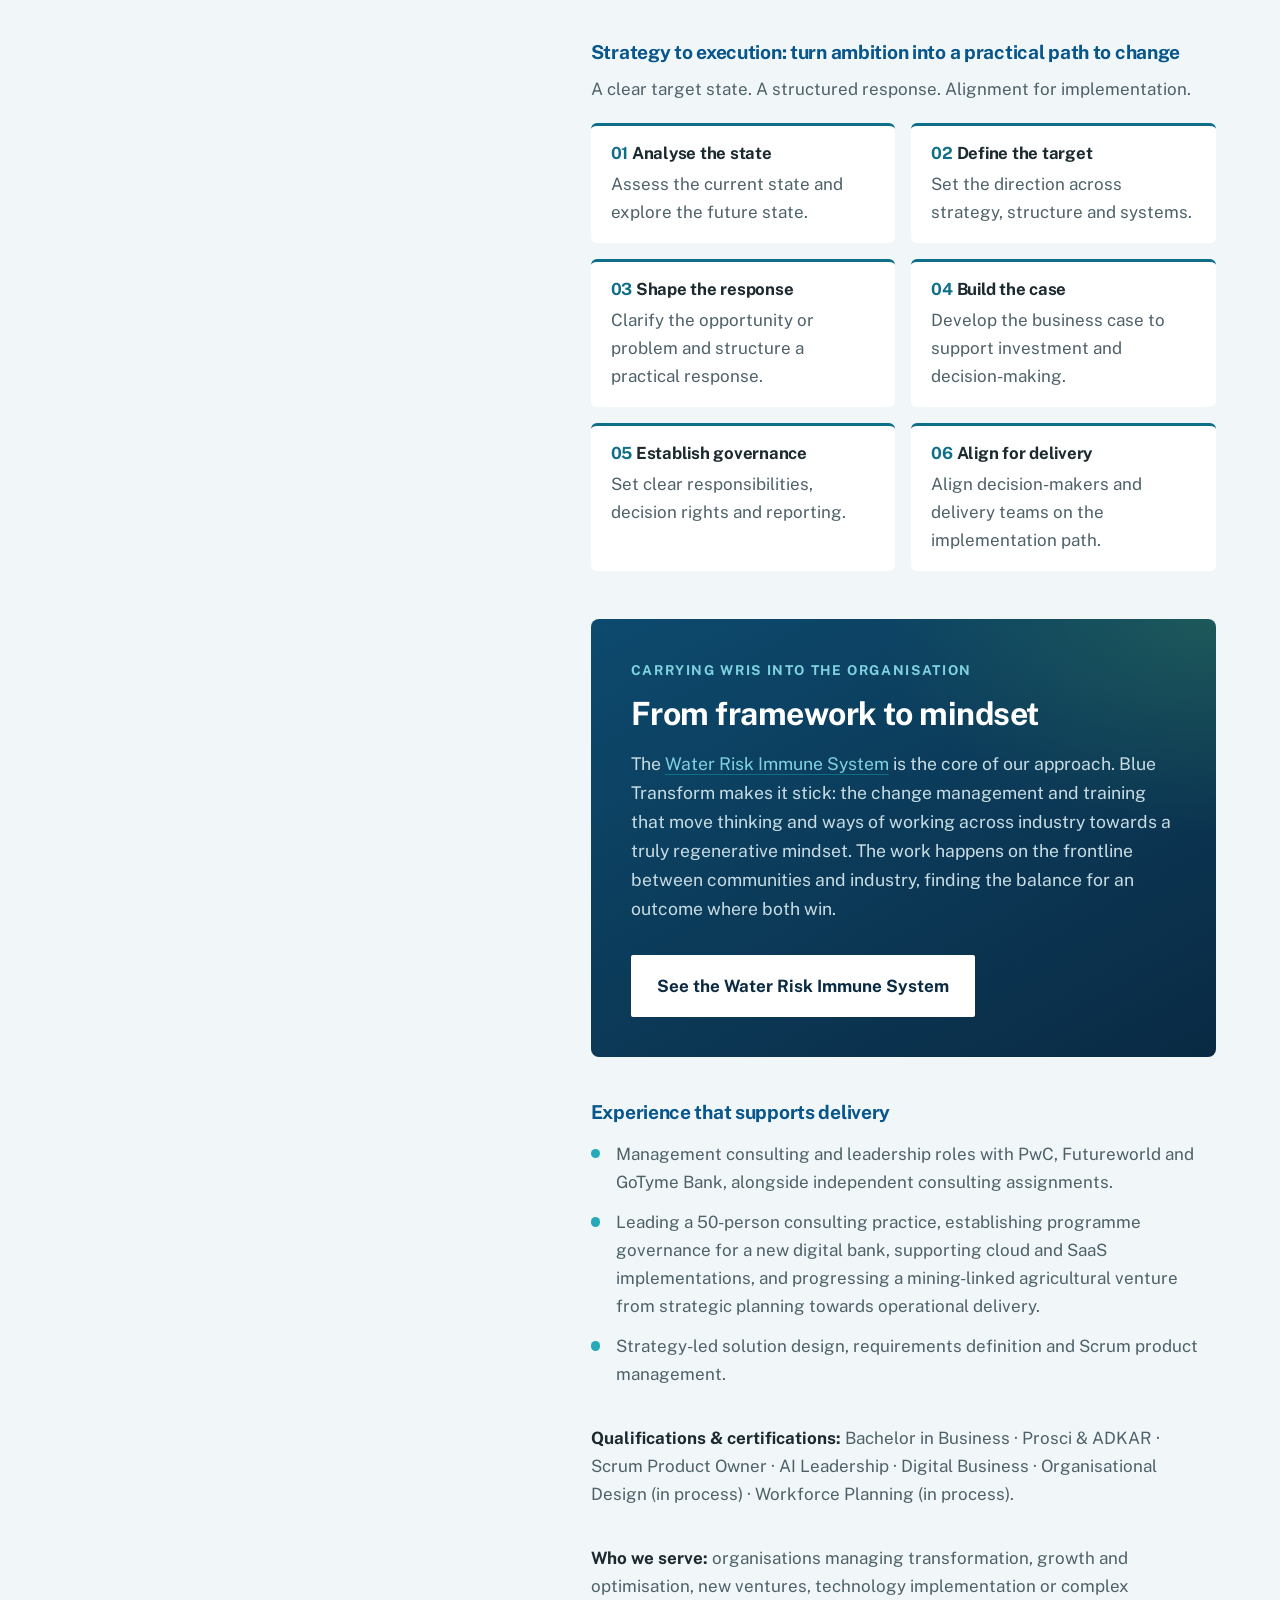
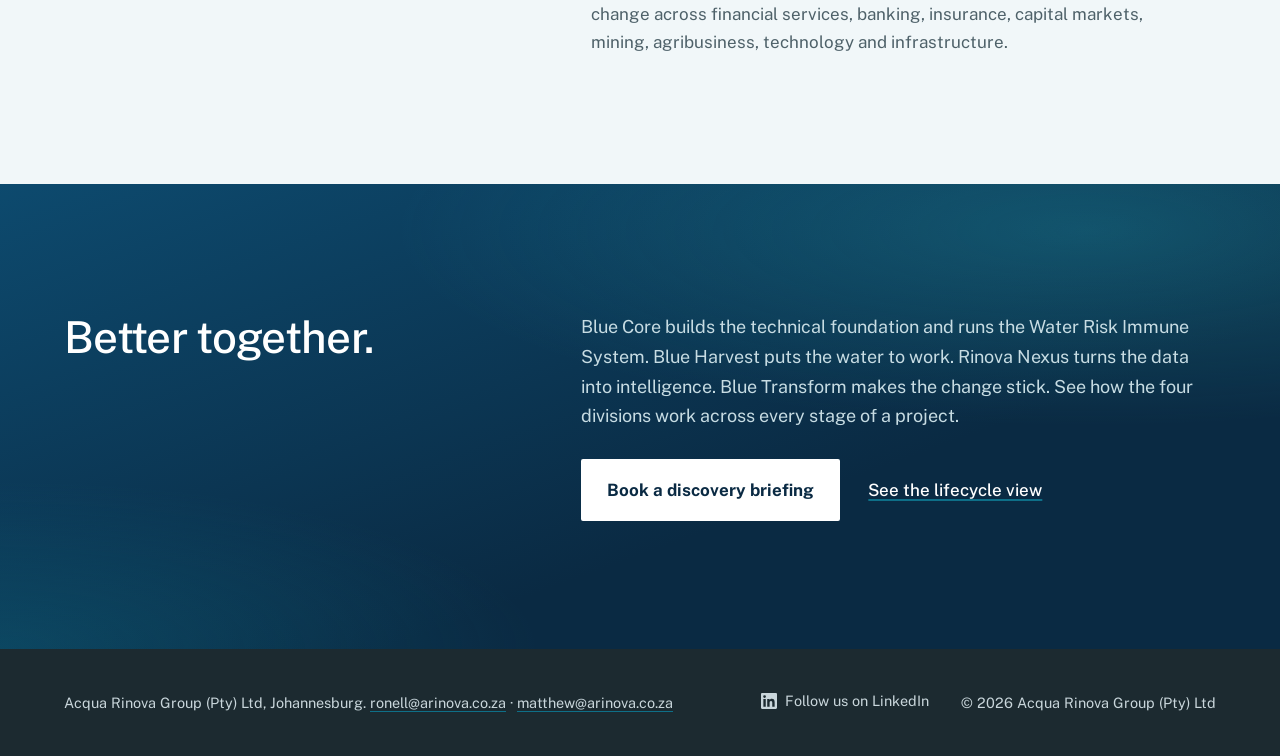
<file: products/index.html>
<!DOCTYPE html>
<html lang="en-ZA">
<head>
  <meta charset="utf-8">
  <meta name="viewport" content="width=device-width, initial-scale=1">
  <meta name="theme-color" content="#FFFFFF">
  <link rel="icon" href="/favicon.ico" sizes="48x48">
  <link rel="icon" href="/favicon.svg" type="image/svg+xml">
  <link rel="icon" href="/favicon-32x32.png" type="image/png" sizes="32x32">
  <link rel="icon" href="/favicon-16x16.png" type="image/png" sizes="16x16">
  <link rel="apple-touch-icon" href="/apple-touch-icon.png" sizes="180x180">
  <link rel="manifest" href="/site.webmanifest">
  <link rel="preconnect" href="https://fonts.googleapis.com">
  <link rel="preconnect" href="https://fonts.gstatic.com" crossorigin>
  <link rel="stylesheet" href="https://fonts.googleapis.com/css2?family=Public+Sans:wght@400;500;700&display=swap">
  <link rel="stylesheet" href="/styles.css">
  <link rel="stylesheet" href="/brand-images.css">
  <title>Products | Acqua Rinova Group</title>
  <meta name="description" content="Four specialist divisions from Acqua Rinova Group: Blue Core Solutions, Blue Harvest Projects with Roots &amp; Rows, Rinova Nexus, and Blue Transform with the Water Risk Immune System.">
  <link rel="canonical" href="https://arinova.co.za/products/">
  <meta property="og:type" content="website">
  <meta property="og:site_name" content="Acqua Rinova Group">
  <meta property="og:url" content="https://arinova.co.za/products/">
  <meta property="og:title" content="Products | Acqua Rinova Group">
  <meta property="og:description" content="Four specialist divisions, one integrated water solutions ecosystem.">
  <meta property="og:image" content="https://arinova.co.za/assets/og-image.png">
  <meta property="og:image:width" content="1200">
  <meta property="og:image:height" content="630">
  <meta name="twitter:card" content="summary_large_image">
  <meta name="twitter:image" content="https://arinova.co.za/assets/og-image.png">
</head>
<body>
  <a class="skip-link" href="#main">Skip to content</a>
  <header class="site-header">
    <div class="wrap header-inner">
      <a class="wordmark" href="/" aria-label="Acqua Rinova Group, home"><img src="/assets/logo-mark-96.webp" alt="" width="30" height="37">Acqua Rinova</a>
      <nav aria-label="Primary">
        <ul class="nav-list">
          <li><a href="/">Home</a></li>
          <li><a href="/products/" aria-current="page">Products</a></li>
          <li><a href="/#capabilities">Capabilities</a></li>
          <li><a href="/#use-cases">Use cases</a></li>
          <li><a href="/gallery/">Gallery</a></li>
          <li><a href="/blog/">Insights</a></li>
          <li><a class="nav-cta" href="/#contact">Book a briefing</a></li>
        </ul>
      </nav>
    </div>
  </header>
  <main id="main">
    <section class="page-head" aria-labelledby="products-title">
      <div class="wrap">
        <p class="eyebrow">Our solutions ecosystem</p>
        <h1 id="products-title">Products.</h1>
        <p>Four specialist divisions, one integrated ecosystem. Engage one for a focused mandate, or all four for a fully integrated programme that moves you up the Maturity Framework.</p>
      </div>
    </section>

    <nav class="product-index wrap" aria-label="Divisions on this page">
      <a class="product-jump" href="#blue-core"><span class="bimg bimg-core" aria-hidden="true"></span><span class="product-num">Tier 01 &middot; Foundation</span><strong>Blue Core Solutions</strong><span>Home of the Water Risk Immune System</span></a>
      <a class="product-jump" href="#blue-harvest"><span class="bimg bimg-harvest" aria-hidden="true"></span><span class="product-num">Tier 02 &middot; Operational enablement</span><strong>Blue Harvest Projects</strong><span>With Roots &amp; Rows</span></a>
      <a class="product-jump" href="#nexus"><span class="bimg bimg-nexus" aria-hidden="true"></span><span class="product-num">Tier 03 &middot; Strategic enablement</span><strong>Rinova Nexus</strong><span>Integration &amp; intelligence</span></a>
      <a class="product-jump" href="#blue-transform"><span class="bimg bimg-transform" aria-hidden="true"></span><span class="product-num">Tier 04 &middot; Transformation</span><strong>Blue Transform</strong><span>Strategy, change &amp; delivery</span></a>
    </nav>

    <!-- 01 BLUE CORE SOLUTIONS -->
    <section id="blue-core" class="section product" aria-labelledby="core-title">
      <div class="wrap product-inner">
        <header class="product-head">
          <span class="bimg bimg-core product-logo" aria-hidden="true"></span>
          <p class="product-num">Tier 01 &middot; Foundation</p>
          <h2 id="core-title">Blue Core Solutions</h2>
          <p class="product-type">A division of Acqua Rinova Group (Pty) Ltd</p>
          <p class="product-promise">Specialist water risk and hydrogeological consulting for the mining sector.</p>
        </header>
        <div class="product-body">
          <a class="wris-callout" href="#wris"><span class="wris-mark">WRIS</span><span><strong>Our product: the Water Risk Immune System.</strong> The framework, executable artefacts and training at the core of everything we do. <em>See how it works</em></span></a>
          <p class="product-lead">First-principles technical rigour on every engagement: field-based hydrogeological investigation combined with industry-standard numerical modelling, probabilistic analysis and data-driven reporting, from a rapid desktop review to a full site characterisation campaign to international finance and investor criteria.</p>
          <h3 class="product-sub">Our practice areas</h3>
          <p class="product-note">Five integrated technical practice areas address water risk holistically, from geological controls at depth to surface runoff and climate exposure at the catchment scale.</p>
          <ol class="practice-list">
            <li><h4>Hydrogeology</h4><p>Subsurface characterisation, groundwater modelling, aquifer risk and contaminant transport in complex geological settings.</p></li>
            <li><h4>Surface water &amp; flood risk</h4><p>Rainfall-runoff analysis, hydraulic modelling (HEC-RAS 1D &amp; 2D), IDF analysis, rainfall readiness plan development and flood risk mapping for mining operations.</p></li>
            <li><h4>Mine water management</h4><p>Site-wide water balances (probabilistic &amp; deterministic), dewatering strategy development, tactical dewatering &amp; seepage management plans and water governance.</p></li>
            <li><h4>Safety &amp; risk studies</h4><p>Pit slope water pressure monitoring and risk assessments, underground inrush hazard assessments, tailings dam water management inputs and geotechnical review board support.</p></li>
            <li><h4>Regulatory &amp; advisory</h4><p>Environmental authorisation specialist inputs, feasibility study inputs (NI 43-101, JORC), independent technical reviews, audit and assurance support to mine operations.</p></li>
          </ol>
          <h3 class="product-sub">Why choose Blue Core Solutions</h3>
          <ul class="feature-grid feature-grid-3">
            <li><h4>Deep domain specialisation</h4><p>Founders with hands-on experience in technically complex mine water environments across Africa.</p></li>
            <li><h4>Integrated analytical capability</h4><p>In-house numerical modelling, GIS, probabilistic water balance modelling and data analytics capabilities.</p></li>
            <li><h4>Operations focus</h4><p>Work designed to meet client requirements and enable safe, productive and profitable mining continuously.</p></li>
          </ul>
        </div>
      </div>
    </section>

    <!-- BLUE CORE PRODUCT: WATER RISK IMMUNE SYSTEM -->
    <section id="wris" class="section band wris" aria-labelledby="wris-title">
      <div class="wrap">
        <div class="wris-head">
          <p class="eyebrow eyebrow-light">The Blue Core Solutions product &middot; The core of our approach</p>
          <h2 id="wris-title"><span class="wris-mark">WRIS</span> Water Risk Immune System</h2>
          <p class="wris-tagline">Find it early. Understand it. Respond. Stay ahead.</p>
          <p class="band-lead">An integrated framework and technology ecosystem that detects, analyses and manages water risk across the full lifecycle, turning data into resilience. WRIS is delivered as a working framework with executable artefacts your teams use day to day, and training that brings people on board with the philosophy behind it.</p>
        </div>

        <ol class="wris-phases">
          <li><strong>Sense early</strong><span>Detect and understand emerging water risks.</span></li>
          <li><strong>Respond smart</strong><span>Take informed, coordinated action.</span></li>
          <li><strong>Build long-term resilience</strong><span>Strengthen systems and adapt for the future.</span></li>
        </ol>

        <div class="wris-system">
          <div class="wris-panel">
            <h3>Data inputs</h3>
            <ul class="wris-list">
              <li><strong>Real-time monitoring</strong>Water quality, flow, level, weather, groundwater</li>
              <li><strong>Laboratory data</strong>Chemical, physical and biological</li>
              <li><strong>Operational data</strong>Production, water balance, assets and maintenance</li>
              <li><strong>Geospatial &amp; satellite data</strong>Land use, rainfall, evapotranspiration, surface and groundwater</li>
              <li><strong>Regulatory data</strong>Permitting, compliance, policy changes</li>
              <li><strong>External data</strong>Basin, climate, market and third-party data</li>
            </ul>
          </div>

          <div class="wris-core">
            <div class="wris-wheel" role="img" aria-label="The four WRIS subsystems: sense-making, sensing, response, and temporal and structural">
              <div class="q q1"><span class="q-num">1</span><strong>Sense-making</strong><span>Understand context and emerging risk.</span></div>
              <div class="q q2"><span class="q-num">2</span><strong>Sensing</strong><span>Detect and monitor change in real time.</span></div>
              <div class="q q4"><span class="q-num">4</span><strong>Temporal &amp; structural</strong><span>Build long-term resilience and adaptive capacity.</span></div>
              <div class="q q3"><span class="q-num">3</span><strong>Response</strong><span>Assess, model and implement actions.</span></div>
              <div class="wris-hub"><strong>WRIS</strong><span>Water Risk Immune System</span></div>
            </div>
            <ul class="wris-legend" aria-hidden="true">
              <li><span>1</span><strong>Sense-making</strong> Understand context and emerging risk.</li>
              <li><span>2</span><strong>Sensing</strong> Detect and monitor change in real time.</li>
              <li><span>3</span><strong>Response</strong> Assess, model and implement actions.</li>
              <li><span>4</span><strong>Temporal &amp; structural</strong> Build long-term resilience and adaptive capacity.</li>
            </ul>
            <ul class="wris-ring">
              <li>AI &amp; predictive analytics</li><li>Scenario modelling</li><li>Decision support</li><li>Stakeholder engagement</li><li>Governance</li><li>Continuous learning</li>
            </ul>
          </div>

          <div class="wris-panel">
            <h3>Outcomes</h3>
            <ul class="wris-list wris-outcomes">
              <li>Reduced operational risk and downtime</li>
              <li>Regulatory compliance and faster licensing</li>
              <li>Optimised water use and cost savings</li>
              <li>Investor-grade ESG disclosure</li>
              <li>Improved decision-making and planning</li>
              <li>Healthy ecosystems and resilient communities</li>
            </ul>
          </div>
        </div>

        <div class="wris-detail">
          <div class="wris-panel">
            <h3>Eleven dimensions <small>across four subsystems</small></h3>
            <ul class="wris-chips">
              <li>Hydrology &amp; water balance</li><li>Water quality</li><li>Ecosystems &amp; biodiversity</li><li>Climate &amp; weather</li><li>Social &amp; community</li><li>Regulatory &amp; policy</li><li>Infrastructure &amp; assets</li><li>Operational continuity</li><li>Finance &amp; economics</li><li>Governance &amp; institutions</li><li>Technology &amp; data</li>
            </ul>
          </div>
          <div class="wris-panel">
            <h3>Powered by the <a href="#nexus">Rinova Nexus</a> platform</h3>
            <ul class="wris-list wris-nexus">
              <li>AI &amp; predictive analytics</li><li>Real-time dashboards</li><li>Scenario modelling</li><li>Automated reporting</li><li>Blockchain-verified records</li><li>Collaboration and stakeholder portals</li>
            </ul>
          </div>
        </div>

        <h3 class="wris-subhead">From insight to action.</h3>
        <ol class="wris-flow">
          <li><strong>Detect risk</strong><span>Early signals and trends</span></li>
          <li><strong>Analyse</strong><span>AI-driven insights and scenario modelling</span></li>
          <li><strong>Prioritise</strong><span>Material risks and opportunities</span></li>
          <li><strong>Plan</strong><span>Evidence-based strategies</span></li>
          <li><strong>Implement</strong><span>Coordinated actions and monitoring</span></li>
          <li><strong>Measure</strong><span>Track outcomes and adapt</span></li>
        </ol>

        <h3 class="wris-subhead">What you get.</h3>
        <ul class="wris-get">
          <li><h4>The framework</h4><p>Four subsystems and eleven dimensions that give leadership one structured way to see, rank and govern water risk across the lifecycle.</p></li>
          <li><h4>Executable artefacts</h4><p>Ready-to-use working tools that put the framework into daily operation, so it runs in the business rather than sitting in a report.</p></li>
          <li><h4>Training</h4><p>Practical training that brings teams on board with the philosophy, so finding risk early and responding well becomes how people work. Delivered with <a href="#blue-transform">Blue Transform</a>.</p></li>
        </ul>

        <ul class="wris-impact">
          <li>Protect <strong>licence to operate</strong></li>
          <li>Enhance <strong>operational resilience</strong></li>
          <li>Drive <strong>sustainable value</strong></li>
          <li>Support <strong>community wellbeing</strong></li>
          <li>Build <strong>a resilient future</strong></li>
        </ul>
        <p class="wris-close">Healthy water. Resilient operations. Stronger communities. A more secure future.</p>
      </div>
    </section>

    <!-- 02 BLUE HARVEST PROJECTS -->
    <section id="blue-harvest" class="section section-alt product" aria-labelledby="harvest-title">
      <div class="wrap product-inner">
        <header class="product-head">
          <span class="bimg bimg-harvest product-logo" aria-hidden="true"></span>
          <p class="product-num">Tier 02 &middot; Operational enablement</p>
          <h2 id="harvest-title">Blue Harvest Projects</h2>
          <p class="product-type">Industrial water mitigation, with the Roots &amp; Rows design tool</p>
          <p class="product-promise">Secure the water, then put it to work: mine water and surplus land turned into productive agriculture.</p>
        </header>
        <div class="product-body">
          <p class="product-lead">Blue Harvest secures and allocates water across the project lifecycle, from aquifer potential studies and water supply feasibility to abstraction licensing, adaptive allocation and post-closure water strategy. Where the evidence supports it, we turn the water a mine must manage and the land it must rehabilitate into a viable agribusiness.</p>
          <ul class="feature-grid">
            <li><h4>Water supply &amp; aquifer studies</h4><p>Aquifer potential, water supply feasibility, infrastructure planning and regional aquifer sustainability.</p></li>
            <li><h4>Licensing &amp; allocation</h4><p>Abstraction licensing strategy, adaptive water allocation planning and shared water governance modelling.</p></li>
            <li><h4>Roots &amp; Rows, a Blue Harvest solution</h4><p>GeoHarvest Discovery builds a costed, site-specific regeneration proposal live with the decision-maker, from real climate and soil data and sourced benchmarks. <a href="#roots-and-rows">How it works</a></p></li>
            <li><h4>Closure &amp; community value</h4><p>Dewatering treated as a productive input rather than a discharge liability, supporting closure planning, local jobs and food production, structured for development finance.</p></li>
          </ul>
          <p class="product-for"><strong>Built for</strong> mining houses with dewatering volumes and surplus infrastructure land, and their community and Social and Labour Plan teams.</p>
          <a class="wris-callout cs-callout" href="/case-study/"><span class="wris-mark">Case</span><span><strong>From arid ground to growing enterprise.</strong> How Blue Harvest turned an iron ore mine&#8217;s dewatering liability into long-term regional value in the Northern Cape. <em>Read the case study</em></span></a>
        </div>
      </div>
    </section>

    <!-- BLUE HARVEST PRODUCT: ROOTS & ROWS / GEOHARVEST DISCOVERY -->
    <section id="roots-and-rows" class="section rr" aria-labelledby="rr-title">
      <div class="wrap">
        <div class="rr-head">
          <div>
            <p class="eyebrow">Roots &amp; Rows&#8482; &middot; Blue Harvest Projects</p>
            <h2 id="rr-title">GeoHarvest Discovery.</h2>
            <p class="rr-lead">A conference-ready discovery tool that builds a costed regeneration proposal, live, with the decision-maker in the room.</p>
          </div>
          <div class="rr-purpose">
            <p class="eyebrow">Purpose</p>
            <p>GeoHarvest Discovery turns a first conversation into a working, site-specific regeneration business case. Rather than presenting a static pitch, the tool walks a general manager through a sequential, intelligent conversation, each answer feeding a live financial and agronomic model, so the discussion ends with a costed proposal for land and community.</p>
          </div>
        </div>

        <div class="rr-grid">
          <div>
            <h3 class="rr-subhead">The eight-step discovery journey</h3>
            <ol class="rr-steps">
              <li><strong>Mine profile</strong><span>Commodity and mine type set the regeneration context and land constraints.</span></li>
              <li><strong>Live environmental intelligence</strong><span>A location pin pulls real climate (Open-Meteo ERA5), soil chemistry (ISRIC SoilGrids) and geocoding (Nominatim) data on the spot.</span></li>
              <li><strong>Community sizing</strong><span>Households, workforce and dependants define the labour pool and food demand.</span></li>
              <li><strong>Programme &amp; funding options</strong><span>Three funding pathways, including the Option C break-even solver that solves the model in real time.</span></li>
              <li><strong>Land allocation</strong><span>Hectares assigned across a library of around 40 crops, climate-scored for site suitability.</span></li>
              <li><strong>Yield outlook</strong><span>Production and revenue projections built only from sourced benchmarks.</span></li>
              <li><strong>Capital &amp; operating model</strong><span>Editable capital benchmarks, gazetted labour rates, a seasonal full-time-equivalent model and a community-labour slider (&#8220;food is the wage&#8221;).</span></li>
              <li><strong>Add-on enterprises</strong><span>Value-adding enterprises layered onto the core programme.</span></li>
            </ol>
          </div>
          <div>
            <h3 class="rr-subhead">Design principles</h3>
            <ul class="rr-principles">
              <li><h4>No made-up numbers.</h4><p>Every financial benchmark is sourced and cited, from agricultural statistics and gazetted labour rates to soil and climate databases.</p></li>
              <li><h4>Editable where it matters, fixed where it must be.</h4><p>Capital benchmarks are adjustable in the room; crop establishment costs are deliberately locked to protect model integrity.</p></li>
              <li><h4>Transparent commercials.</h4><p>Roots &amp; Rows fees are a flat 5% of capital expenditure and 5% of operating expenditure: simple to state, simple to defend.</p></li>
              <li><h4>Break-even on demand.</h4><p>The Option C solver finds the break-even point within the funding model live, answering the general manager&#8217;s hardest question before it is asked.</p></li>
              <li><h4>Single-file portability.</h4><p>The entire tool (interface, data layer, logic and mapping) ships as one self-contained file that runs offline on any conference tablet.</p></li>
            </ul>
          </div>
        </div>

        <div class="rr-why">
          <div>
            <h3 class="rr-subhead">Why it works</h3>
            <p>The framework converts discovery into co-creation. The general manager supplies the inputs, watches the model respond, and leaves having effectively built their own regeneration proposal, grounded in live environmental data and defensible economics.</p>
          </div>
          <ul class="rr-outcomes">
            <li><strong>Business outcome</strong><span>A costed regeneration proposal, live, in the meeting.</span></li>
            <li><strong>Technical outcome</strong><span>Live environmental intelligence and defensible models.</span></li>
            <li><strong>ESG outcome</strong><span>Community jobs, food security and land regeneration.</span></li>
            <li><strong>Commercial outcome</strong><span>Clear economics, break-even solved, value unlocked.</span></li>
          </ul>
        </div>
        <p class="section-more"><a class="button" href="mailto:ronell@arinova.co.za?subject=GeoHarvest%20Discovery%20session">Book a GeoHarvest Discovery session</a> <a class="text-link rr-cs" href="/case-study/">See Blue Harvest in action: the iron ore case study</a></p>
      </div>
    </section>

    <!-- 03 RINOVA NEXUS -->
    <section id="nexus" class="section product" aria-labelledby="nexus-title">
      <div class="wrap">
        <div class="product-inner">
          <header class="product-head">
            <span class="bimg bimg-nexus product-logo" aria-hidden="true"></span>
            <p class="product-num">Tier 03 &middot; Strategic enablement</p>
            <h2 id="nexus-title">Rinova Nexus</h2>
            <p class="product-type">Integration &amp; intelligence</p>
            <p class="product-promise">Advanced analytics for smarter water management.</p>
          </header>
          <div class="product-body">
            <p class="product-lead">Rinova Nexus delivers digital solutions that transform how organisations monitor, govern and report on water. From AI-assisted monitoring systems and probabilistic modelling to ESG reporting frameworks and blockchain-based data assurance, we build the intelligence layer that modern water management demands.</p>
            <p><a class="text-link" href="#nexus-platform">See how the platform works, from data to decisions</a></p>
          </div>
        </div>
        <div class="nexus-hub">
          <div class="nexus-col">
            <div class="nexus-group"><h3>Data &amp; intelligence systems</h3><ul><li>Probabilistic water balance modelling</li><li>Digital water accounting systems</li><li>Digital twins for water systems</li><li>AI-assisted water management systems</li></ul></div>
            <div class="nexus-group"><h3>Climate &amp; scenario planning</h3><ul><li>Climate risk analytics</li><li>Water security studies</li><li>Adaptive capacity building</li><li>Performance benchmarking</li></ul></div>
            <div class="nexus-group"><h3>Circular economy &amp; water efficiency</h3><ul><li>Circular economy water projects</li><li>Water reuse &amp; recycling optimisation</li><li>Water efficiency studies</li></ul></div>
          </div>
          <div class="nexus-core" aria-hidden="true">
            <div class="nexus-ring"><span class="bimg bimg-nexus" aria-hidden="true"></span></div>
          </div>
          <div class="nexus-col">
            <div class="nexus-group"><h3>Reporting &amp; compliance</h3><ul><li>ESG water reporting frameworks</li><li>Corporate water reporting</li><li>Compliance monitoring systems</li><li>Blockchain-based reporting systems</li></ul></div>
            <div class="nexus-group"><h3>Monitoring &amp; risk analytics</h3><ul><li>Environmental data management systems</li><li>Monitoring network design &amp; optimisation</li><li>Dashboards &amp; performance indicators</li><li>Risk analytics</li></ul></div>
            <div class="nexus-group"><h3>Governance &amp; standards</h3><ul><li>Water management standard development</li><li>Water management policies</li><li>Governance documentation</li><li>Operational procedures &amp; protocols</li><li>Audit &amp; assurance frameworks</li></ul></div>
          </div>
        </div>
      </div>
    </section>

    <!-- RINOVA NEXUS PLATFORM: HOLISTIC VIEW -->
    <section id="nexus-platform" class="section band np" aria-labelledby="np-title">
      <div class="wrap">
        <div class="wris-head">
          <p class="eyebrow eyebrow-light">Rinova Nexus platform &middot; The decision engine</p>
          <h2 id="np-title">AI-powered water intelligence for mining operations.</h2>
          <p class="band-lead">From data to decisions: a complete water intelligence platform that reduces risk, supports compliance and enables a more resilient future.</p>
        </div>

        <ul class="np-benefits">
          <li><strong>Reduce risk</strong><span>Early warnings and fewer incidents</span></li>
          <li><strong>Demonstrate value</strong><span>Investor-grade ESG reporting</span></li>
          <li><strong>Make better decisions</strong><span>Strategic water intelligence</span></li>
          <li><strong>Stay compliant</strong><span>Auditable records and licence assurance</span></li>
        </ul>

        <ol class="np-pipeline">
          <li class="np-stage">
            <h3>Collect &amp; integrate data</h3>
            <p class="np-stage-lead">Turn multiple data sources into a single, trusted source of truth.</p>
            <ul class="wris-list">
              <li><strong>Real-time sensors</strong>Water quality, flow, level, weather</li>
              <li><strong>Laboratory results</strong>Chemical, physical and biological</li>
              <li><strong>Operational data</strong>Production, water balance, assets and maintenance</li>
              <li><strong>External data</strong>Climate, river basin, regulatory and satellite</li>
            </ul>
            <p class="np-note"><strong>Automated data integration:</strong> structured, validated and version-controlled.</p>
          </li>
          <li class="np-stage">
            <h3>Analyse &amp; predict</h3>
            <p class="np-stage-lead">AI and scientific models turn data into early insights and actionable intelligence.</p>
            <a class="np-wris" href="#wris">
              <span class="np-wris-title">Through the WRIS framework</span>
              <span class="np-wris-sub">Eleven risk dimensions across four subsystems</span>
              <span class="np-wris-q"><span class="nq1">Sense-making</span><span class="nq2">Sensing</span><span class="nq3">Response</span><span class="nq4">Temporal &amp; structural</span></span>
            </a>
          </li>
          <li class="np-stage">
            <h3>Visualise &amp; report</h3>
            <p class="np-stage-lead">Turn complex data into clear, board-ready insights and auditable reports.</p>
            <ul class="wris-list">
              <li><strong>Real-time dashboards</strong>Site to executive insights</li>
              <li><strong>Automated reporting</strong>ESG, regulatory and custom reports</li>
              <li><strong>Blockchain records</strong>Immutable, tamper-resistant audit trail</li>
            </ul>
          </li>
          <li class="np-stage">
            <h3>Enable action &amp; outcomes</h3>
            <p class="np-stage-lead">Proactive water management that protects people, operations and value.</p>
            <ul class="wris-list wris-outcomes">
              <li><strong>Predictive early warnings</strong>Identify developing water risks before they become operational or regulatory incidents</li>
              <li><strong>Operational resilience</strong>Reduce downtime, control costs and protect licence to operate</li>
              <li><strong>Investor-grade ESG disclosure</strong>Automated, climate-aligned reporting backed by verified data</li>
              <li><strong>Compliance assurance</strong>Continuous, auditable records supporting licence renewals and regulatory reporting</li>
            </ul>
          </li>
        </ol>

        <h3 class="wris-subhead">Key tools &amp; technology.</h3>
        <p class="np-tools-lead">A complete, integrated ecosystem built by water scientists for real-world mining operations.</p>
        <ul class="np-tools">
          <li><strong>IoT monitoring network</strong><span>Real-time water quality, flow and level sensors</span></li>
          <li><strong>Data integration engine</strong><span>Combines field, lab, operational and external data</span></li>
          <li><strong>AI &amp; predictive analytics</strong><span>Statistical modelling and machine learning for early risk detection</span></li>
          <li><strong>Hydrological &amp; water balance models</strong><span>Scientifically validated models for site-specific risk assessment</span></li>
          <li><strong>Executive dashboards</strong><span>Interactive visualisation of risk, performance and trends</span></li>
          <li><strong>Automated reporting</strong><span>ESG, climate-aligned and regulatory reports</span></li>
          <li><strong>Blockchain data verification</strong><span>Immutable audit trail of all data and reporting outputs</span></li>
        </ul>

        <dl class="np-stats">
          <div><dt>65.7%</dt><dd>of mining and metals facilities worldwide are exposed to high levels of at least one physical water risk</dd></div>
          <div><dt>80.7%</dt><dd>of facilities in Africa and the Middle East face high or very high drought risk</dd></div>
          <div><dt>US$130 trillion+</dt><dd>in investor assets behind CDP&#8217;s environmental disclosure requests, including water security</dd></div>
          <div><dt>Real-time &amp; verified</dt><dd>monitoring, early warning and compliance records with an immutable audit trail</dd></div>
        </dl>
        <p class="np-source">Sources: International Council on Mining and Metals (ICMM), Global Mining and Metals Water Dataset, July 2026. CDP.</p>
      </div>
    </section>

    <!-- 04 BLUE TRANSFORM -->
    <section id="blue-transform" class="section section-alt product" aria-labelledby="transform-title">
      <div class="wrap product-inner">
        <header class="product-head">
          <span class="bimg bimg-transform product-logo" aria-hidden="true"></span>
          <p class="product-num">Tier 04 &middot; Transformation</p>
          <h2 id="transform-title">Blue Transform</h2>
          <p class="product-type">Strategy, change &amp; delivery</p>
          <p class="product-promise">Transformation that drives regeneration. From strategy to implementation.</p>
        </header>
        <div class="product-body">
          <p class="product-lead">Led by Ronell van Staden, Blue Transform brings together management consulting, transformation and programme delivery expertise to help organisations solve complex business problems and carry solutions through to implementation, supported by more than 25 years of management consulting experience.</p>
          <h3 class="product-sub">Our transformation services</h3>
          <ul class="chip-list">
            <li>Digital transformation</li>
            <li>AI programme and governance</li>
            <li>Organisational change management <small>(Prosci, ADKAR)</small></li>
            <li>Organisational design</li>
            <li>Workforce planning</li>
            <li>Product management <small>(Agile Scrum Product Owner)</small></li>
            <li>Programme and project management <small>(PMBOK, Agile, Scrum, MSP)</small></li>
          </ul>
          <h3 class="product-sub">Consulting and delivery capabilities</h3>
          <ol class="practice-list practice-list-2">
            <li><h4>Strategy and business design</h4><p>Structured problem-solving, opportunity assessment, business-case development, growth strategies, new-venture planning and operating-model design, translated into practical roadmaps and implementation frameworks.</p></li>
            <li><h4>Programme and portfolio delivery</h4><p>Programme Management Office establishment, governance structures, integrated planning across scope, schedules, budgets and resources, executive reporting, risk and issue management, change control and operational handover.</p></li>
            <li><h4>Stakeholder leadership and alignment</h4><p>Executive and Board communication, steering committees, cross-functional facilitation and coordination across partners, vendors, regulators and communities, resolving delivery blockers and aligning stakeholders with different priorities.</p></li>
            <li><h4>Cross-functional implementation</h4><p>Impact assessments, standard operating procedures and process design and optimisation, connecting the design of a solution with the practical requirements for operating it.</p></li>
          </ol>
          <h3 class="product-sub">Strategy to execution: turn ambition into a practical path to change</h3>
          <p class="product-note">A clear target state. A structured response. Alignment for implementation.</p>
          <ol class="step-grid">
            <li><h4>Analyse the state</h4><p>Assess the current state and explore the future state.</p></li>
            <li><h4>Define the target</h4><p>Set the direction across strategy, structure and systems.</p></li>
            <li><h4>Shape the response</h4><p>Clarify the opportunity or problem and structure a practical response.</p></li>
            <li><h4>Build the case</h4><p>Develop the business case to support investment and decision-making.</p></li>
            <li><h4>Establish governance</h4><p>Set clear responsibilities, decision rights and reporting.</p></li>
            <li><h4>Align for delivery</h4><p>Align decision-makers and delivery teams on the implementation path.</p></li>
          </ol>

          <div class="immune-panel" id="immune-system">
            <p class="eyebrow eyebrow-light">Carrying WRIS into the organisation</p>
            <h3>From framework to mindset</h3>
            <p class="immune-lead">The <a href="#wris">Water Risk Immune System</a> is the core of our approach. Blue Transform makes it stick: the change management and training that move thinking and ways of working across industry towards a truly regenerative mindset. The work happens on the frontline between communities and industry, finding the balance for an outcome where both win.</p>
            <p class="immune-training"><a class="button button-light" href="#wris">See the Water Risk Immune System</a></p>
          </div>

          <h3 class="product-sub">Experience that supports delivery</h3>
          <ul class="tick-list">
            <li>Management consulting and leadership roles with PwC, Futureworld and GoTyme Bank, alongside independent consulting assignments.</li>
            <li>Leading a 50-person consulting practice, establishing programme governance for a new digital bank, supporting cloud and SaaS implementations, and progressing a mining-linked agricultural venture from strategic planning towards operational delivery.</li>
            <li>Strategy-led solution design, requirements definition and Scrum product management.</li>
          </ul>
          <p class="product-for"><strong>Qualifications &amp; certifications:</strong> Bachelor in Business &middot; Prosci &amp; ADKAR &middot; Scrum Product Owner &middot; AI Leadership &middot; Digital Business &middot; Organisational Design (in process) &middot; Workforce Planning (in process).</p>
          <p class="product-for"><strong>Who we serve:</strong> organisations managing transformation, growth and optimisation, new ventures, technology implementation or complex change across financial services, banking, insurance, capital markets, mining, agribusiness, technology and infrastructure.</p>
        </div>
      </div>
    </section>

    <section class="section band product-together" aria-labelledby="together-title">
      <div class="wrap split">
        <h2 id="together-title">Better together.</h2>
        <div>
          <p class="band-lead">Blue Core builds the technical foundation and runs the Water Risk Immune System. Blue Harvest puts the water to work. Rinova Nexus turns the data into intelligence. Blue Transform makes the change stick. See how the four divisions work across every stage of a project.</p>
          <p class="contact-actions"><a class="button button-light" href="mailto:ronell@arinova.co.za,matthew@arinova.co.za?subject=Discovery%20briefing">Book a discovery briefing</a> <a class="text-link text-link-light" href="/#capabilities">See the lifecycle view</a></p>
        </div>
      </div>
    </section>
  </main>

  <footer class="site-footer">
    <div class="wrap footer-inner">
      <p>Acqua Rinova Group (Pty) Ltd, Johannesburg. <a href="mailto:ronell@arinova.co.za">ronell@arinova.co.za</a> &middot; <a href="mailto:matthew@arinova.co.za">matthew@arinova.co.za</a></p>
      <p><a class="social-link" href="https://www.linkedin.com/company/acqua-rinova-group/" target="_blank" rel="noopener noreferrer"><svg class="icon" viewBox="0 0 24 24" width="16" height="16" aria-hidden="true" focusable="false"><path fill="currentColor" d="M20.45 20.45h-3.56v-5.57c0-1.33-.03-3.04-1.85-3.04-1.85 0-2.14 1.45-2.14 2.94v5.67H9.34V9h3.42v1.56h.05c.48-.9 1.64-1.85 3.37-1.85 3.6 0 4.27 2.37 4.27 5.46v6.28zM5.34 7.43a2.06 2.06 0 1 1 0-4.13 2.06 2.06 0 0 1 0 4.13zM7.12 20.45H3.56V9h3.56v11.45zM22.22 0H1.77C.79 0 0 .77 0 1.73v20.54C0 23.23.79 24 1.77 24h20.45c.98 0 1.78-.77 1.78-1.73V1.73C24 .77 23.2 0 22.22 0z"/></svg><span>Follow us on LinkedIn</span></a></p>
      <p>&copy; <span data-year>2026</span> Acqua Rinova Group (Pty) Ltd</p>
    </div>
  </footer>
  <script src="/script.js" defer></script>
</body>
</html>
</file>
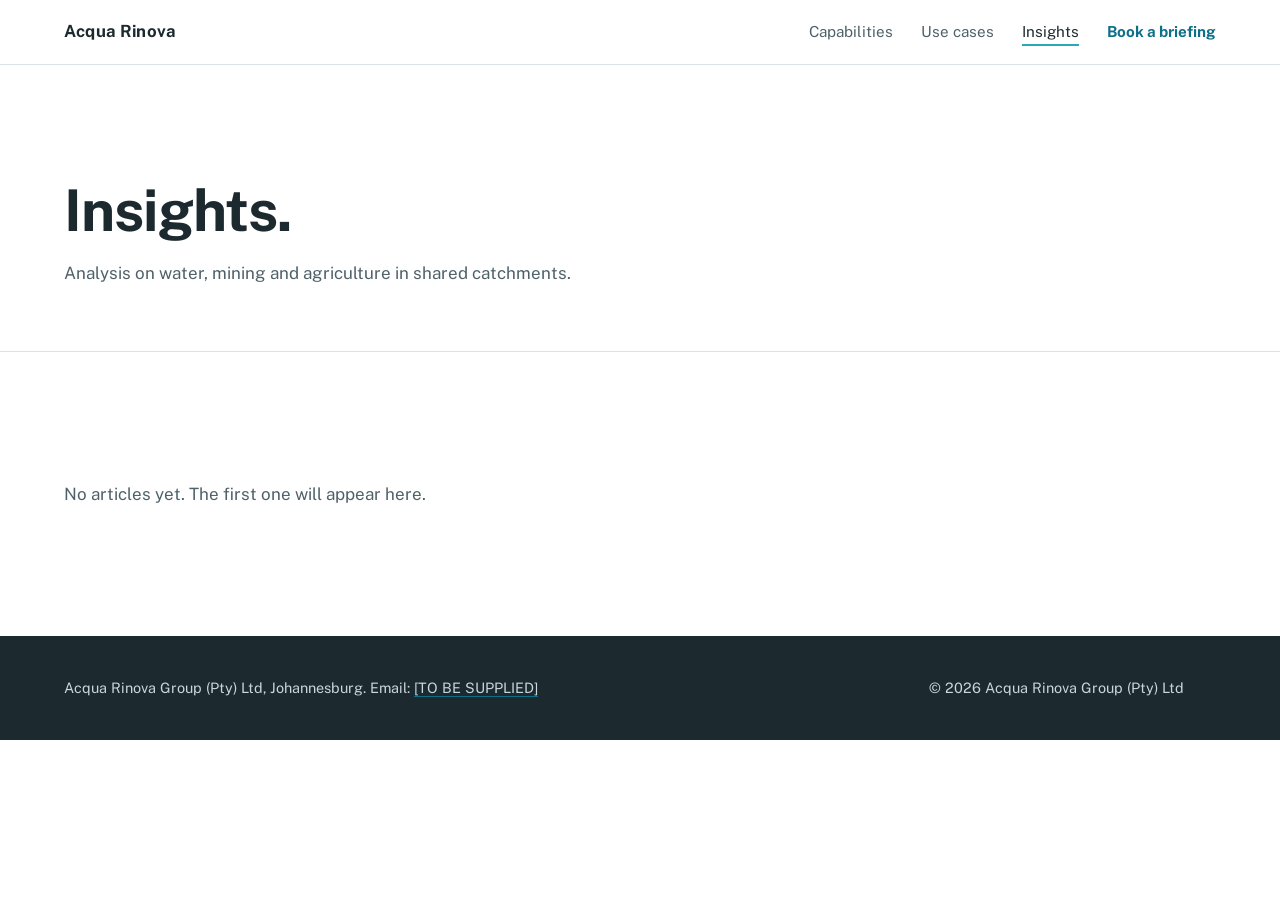
<file: index (1).html>
<!DOCTYPE html>
<html lang="en-ZA">
<head>
  <meta charset="utf-8">
  <meta name="viewport" content="width=device-width, initial-scale=1">
  <meta name="theme-color" content="#0F1E24">
  <link rel="icon" href="/favicon.ico" sizes="48x48">
  <link rel="icon" href="/favicon.svg" type="image/svg+xml">
  <link rel="icon" href="/favicon-32x32.png" type="image/png" sizes="32x32">
  <link rel="icon" href="/favicon-16x16.png" type="image/png" sizes="16x16">
  <link rel="apple-touch-icon" href="/apple-touch-icon.png" sizes="180x180">
  <link rel="manifest" href="/site.webmanifest">
  <link rel="preconnect" href="https://fonts.googleapis.com">
  <link rel="preconnect" href="https://fonts.gstatic.com" crossorigin>
  <link rel="stylesheet" href="https://fonts.googleapis.com/css2?family=Public+Sans:wght@400;500;700&display=swap">
  <link rel="stylesheet" href="/styles.css">
  <title>Insights | Acqua Rinova Group</title>
  <meta name="description" content="Analysis from Acqua Rinova Group on water, mining and agriculture in shared catchments.">
  <link rel="canonical" href="https://arinova.co.za/blog/">
  <meta property="og:type" content="website">
  <meta property="og:site_name" content="Acqua Rinova Group">
  <meta property="og:url" content="https://arinova.co.za/blog/">
  <meta property="og:title" content="Insights | Acqua Rinova Group">
  <meta property="og:description" content="Analysis on water, mining and agriculture in shared catchments.">
  <meta property="og:image" content="https://arinova.co.za/assets/og-image.png">
  <meta property="og:image:width" content="1200">
  <meta property="og:image:height" content="630">
  <meta name="twitter:card" content="summary_large_image">
  <meta name="twitter:image" content="https://arinova.co.za/assets/og-image.png">
</head>
<body>
  <a class="skip-link" href="#main">Skip to content</a>
  <header class="site-header">
    <div class="wrap header-inner">
      <a class="wordmark" href="/" aria-label="Acqua Rinova Group, home">Acqua Rinova</a>
      <nav aria-label="Primary">
        <ul class="nav-list">
          <li><a href="/#capabilities">Capabilities</a></li>
          <li><a href="/#use-cases">Use cases</a></li>
          <li><a href="/blog/" aria-current="page">Insights</a></li>
          <li><a class="nav-cta" href="/#contact">Book a briefing</a></li>
        </ul>
      </nav>
    </div>
  </header>
  <main id="main">
    <section class="page-head" aria-labelledby="blog-title">
      <div class="wrap">
        <h1 id="blog-title">Insights.</h1>
        <p>Analysis on water, mining and agriculture in shared catchments.</p>
      </div>
    </section>
    <section class="section" aria-label="Articles">
      <div class="wrap">
        <!-- Add one <li> per published article, newest first, using this pattern:
        <li class="post-item">
          <h2><a href="/blog/your-article-slug.html">Article title</a></h2>
          <p class="post-meta"><time datetime="2026-11-01">1 November 2026</time></p>
          <p>One-sentence summary.</p>
        </li>
        Then delete the empty-state paragraph below and add the URL to sitemap.xml. -->
        <ul class="post-list"></ul>
        <p class="empty-state">No articles yet. The first one will appear here.</p>
      </div>
    </section>
  </main>
  <footer class="site-footer">
    <div class="wrap footer-inner">
      <p>Acqua Rinova Group (Pty) Ltd, Johannesburg. Email: <a href="mailto:[TO-BE-SUPPLIED]">[TO BE SUPPLIED]</a></p>
      <p>&copy; <span data-year>2026</span> Acqua Rinova Group (Pty) Ltd</p>
    </div>
  </footer>
  <script src="/script.js" defer></script>
</body>
</html>
</file>
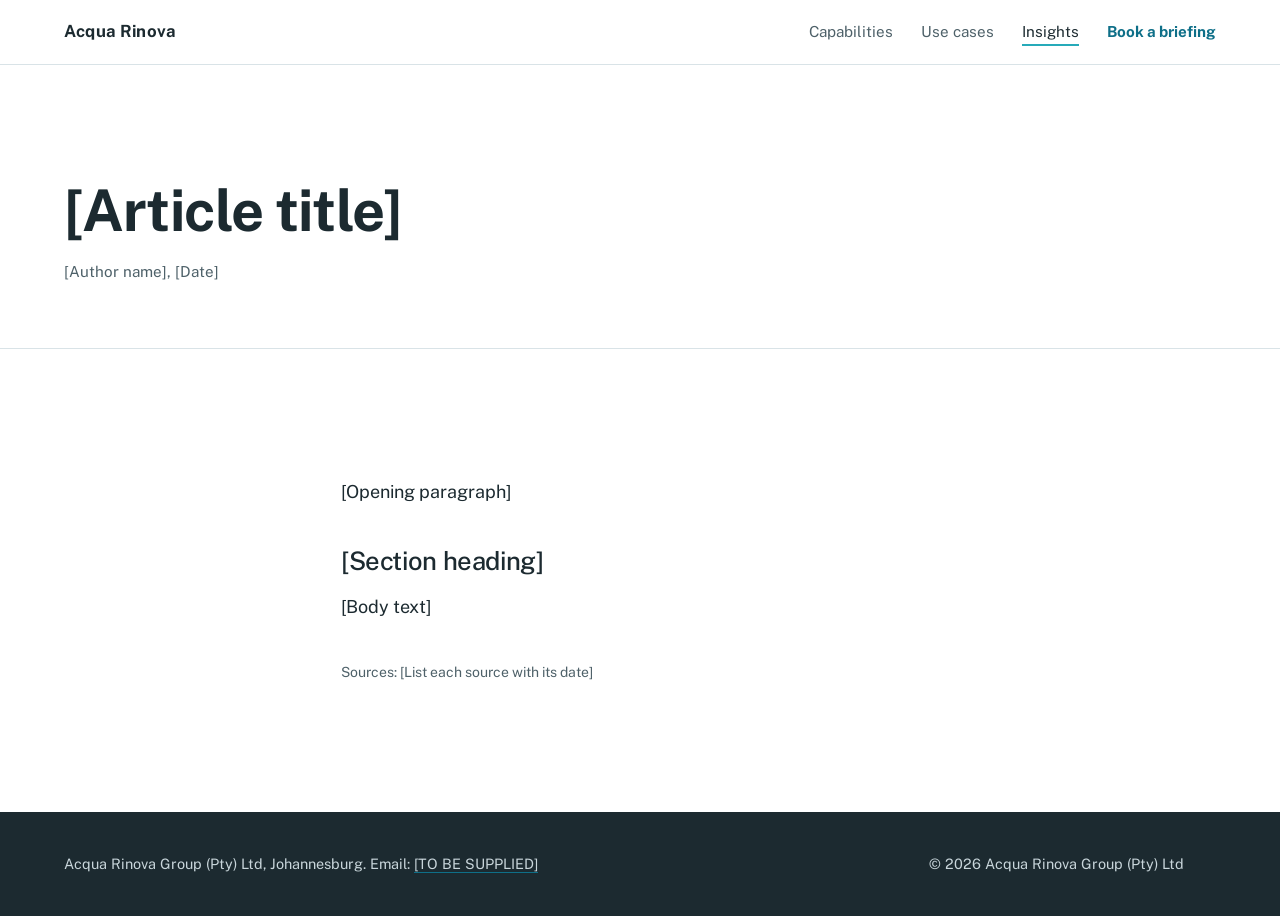
<file: post-template.html>
<!DOCTYPE html>
<html lang="en-ZA">
<head>
  <meta charset="utf-8">
  <meta name="viewport" content="width=device-width, initial-scale=1">
  <meta name="theme-color" content="#0F1E24">
  <link rel="icon" href="/favicon.ico" sizes="48x48">
  <link rel="icon" href="/favicon.svg" type="image/svg+xml">
  <link rel="icon" href="/favicon-32x32.png" type="image/png" sizes="32x32">
  <link rel="icon" href="/favicon-16x16.png" type="image/png" sizes="16x16">
  <link rel="apple-touch-icon" href="/apple-touch-icon.png" sizes="180x180">
  <link rel="manifest" href="/site.webmanifest">
  <link rel="preconnect" href="https://fonts.googleapis.com">
  <link rel="preconnect" href="https://fonts.gstatic.com" crossorigin>
  <link rel="stylesheet" href="https://fonts.googleapis.com/css2?family=Public+Sans:wght@400;500;700&display=swap">
  <link rel="stylesheet" href="/styles.css">
  <!-- TEMPLATE: copy this file to /blog/your-article-slug.html, replace every [bracketed] value,
       remove the noindex line, and add the new URL to /sitemap.xml and /blog/index.html. -->
  <meta name="robots" content="noindex">
  <title>[Article title] | Acqua Rinova Group</title>
  <meta name="description" content="[One-sentence summary, under 160 characters]">
  <link rel="canonical" href="https://arinova.co.za/blog/[article-slug].html">
  <meta property="og:type" content="article">
  <meta property="og:site_name" content="Acqua Rinova Group">
  <meta property="og:url" content="https://arinova.co.za/blog/[article-slug].html">
  <meta property="og:title" content="[Article title]">
  <meta property="og:description" content="[One-sentence summary]">
  <meta property="og:image" content="https://arinova.co.za/assets/og-image.png">
  <meta property="og:image:width" content="1200">
  <meta property="og:image:height" content="630">
  <meta name="twitter:card" content="summary_large_image">
  <meta name="twitter:image" content="https://arinova.co.za/assets/og-image.png">
  <script type="application/ld+json">
  {
    "@context": "https://schema.org",
    "@type": "Article",
    "headline": "[Article title]",
    "datePublished": "[YYYY-MM-DD]",
    "author": { "@type": "Person", "name": "[Author name]" },
    "publisher": { "@type": "Organization", "name": "Acqua Rinova Group", "url": "https://arinova.co.za/" },
    "mainEntityOfPage": "https://arinova.co.za/blog/[article-slug].html"
  }
  </script>
</head>
<body>
  <a class="skip-link" href="#main">Skip to content</a>
  <header class="site-header">
    <div class="wrap header-inner">
      <a class="wordmark" href="/" aria-label="Acqua Rinova Group, home">Acqua Rinova</a>
      <nav aria-label="Primary">
        <ul class="nav-list">
          <li><a href="/#capabilities">Capabilities</a></li>
          <li><a href="/#use-cases">Use cases</a></li>
          <li><a href="/blog/" aria-current="page">Insights</a></li>
          <li><a class="nav-cta" href="/#contact">Book a briefing</a></li>
        </ul>
      </nav>
    </div>
  </header>
  <main id="main">
    <article>
      <header class="page-head">
        <div class="wrap">
          <h1>[Article title]</h1>
          <p class="post-meta">[Author name], <time datetime="[YYYY-MM-DD]">[Date]</time></p>
        </div>
      </header>
      <div class="section">
        <div class="wrap article-body">
          <p>[Opening paragraph]</p>
          <h2>[Section heading]</h2>
          <p>[Body text]</p>
          <p class="source-note">Sources: [List each source with its date]</p>
        </div>
      </div>
    </article>
  </main>
  <footer class="site-footer">
    <div class="wrap footer-inner">
      <p>Acqua Rinova Group (Pty) Ltd, Johannesburg. Email: <a href="mailto:[TO-BE-SUPPLIED]">[TO BE SUPPLIED]</a></p>
      <p>&copy; <span data-year>2026</span> Acqua Rinova Group (Pty) Ltd</p>
    </div>
  </footer>
  <script src="/script.js" defer></script>
</body>
</html>
</file>
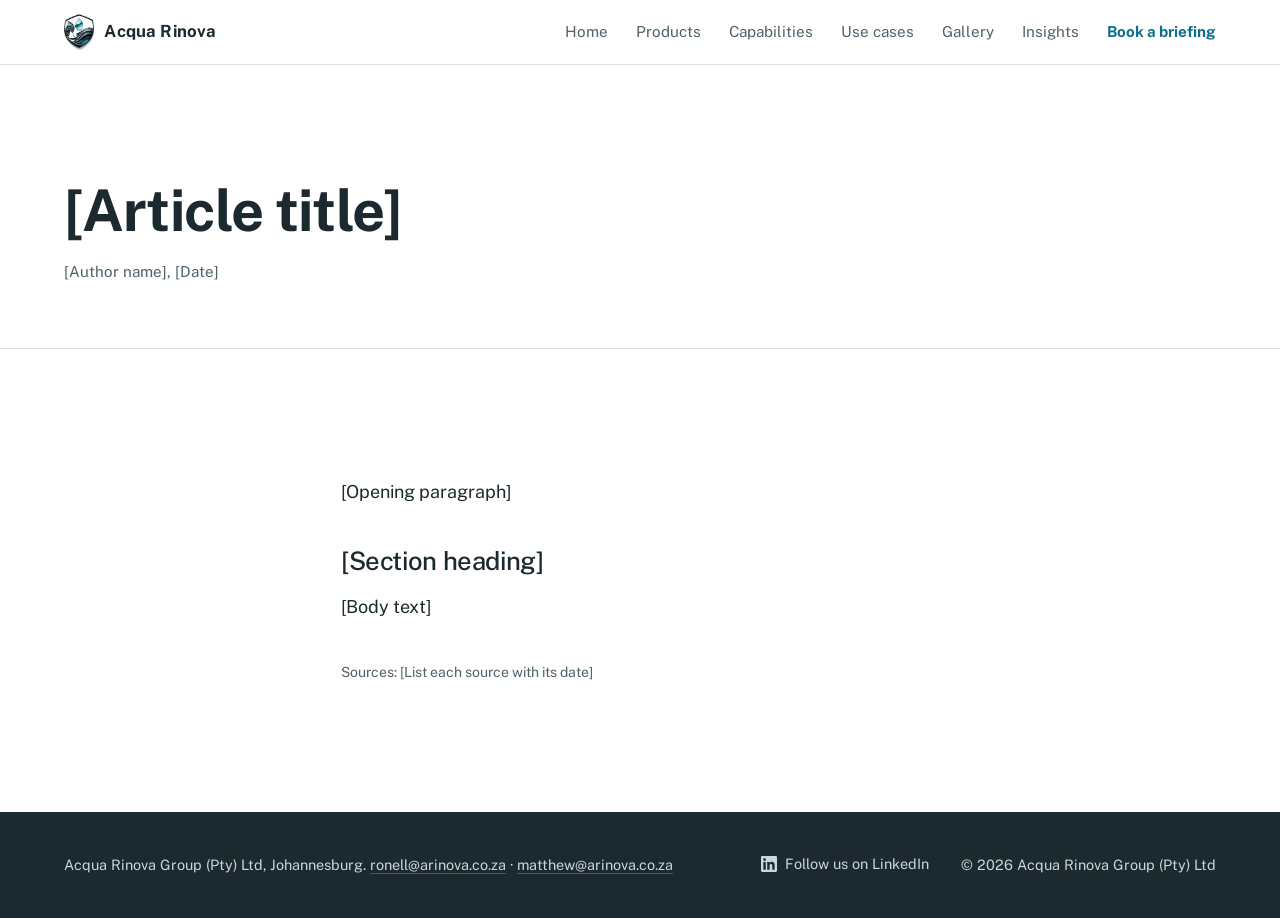
<file: blog/post-template.html>
<!DOCTYPE html>
<html lang="en-ZA">
<head>
  <meta charset="utf-8">
  <meta name="viewport" content="width=device-width, initial-scale=1">
  <meta name="theme-color" content="#FFFFFF">
  <link rel="icon" href="/favicon.ico" sizes="48x48">
  <link rel="icon" href="/favicon.svg" type="image/svg+xml">
  <link rel="icon" href="/favicon-32x32.png" type="image/png" sizes="32x32">
  <link rel="icon" href="/favicon-16x16.png" type="image/png" sizes="16x16">
  <link rel="apple-touch-icon" href="/apple-touch-icon.png" sizes="180x180">
  <link rel="manifest" href="/site.webmanifest">
  <link rel="preconnect" href="https://fonts.googleapis.com">
  <link rel="preconnect" href="https://fonts.gstatic.com" crossorigin>
  <link rel="stylesheet" href="https://fonts.googleapis.com/css2?family=Public+Sans:wght@400;500;700&display=swap">
  <link rel="stylesheet" href="/styles.css">
  <!-- TEMPLATE: copy this file to /blog/your-article-slug.html, replace every [bracketed] value,
       remove the noindex line, and add the new URL to /sitemap.xml and /blog/index.html. -->
  <meta name="robots" content="noindex">
  <title>[Article title] | Acqua Rinova Group</title>
  <meta name="description" content="[One-sentence summary, under 160 characters]">
  <link rel="canonical" href="https://arinova.co.za/blog/[article-slug].html">
  <meta property="og:type" content="article">
  <meta property="og:site_name" content="Acqua Rinova Group">
  <meta property="og:url" content="https://arinova.co.za/blog/[article-slug].html">
  <meta property="og:title" content="[Article title]">
  <meta property="og:description" content="[One-sentence summary]">
  <meta property="og:image" content="https://arinova.co.za/assets/og-image.png">
  <meta property="og:image:width" content="1200">
  <meta property="og:image:height" content="630">
  <meta name="twitter:card" content="summary_large_image">
  <meta name="twitter:image" content="https://arinova.co.za/assets/og-image.png">
  <script type="application/ld+json">
  {
    "@context": "https://schema.org",
    "@type": "Article",
    "headline": "[Article title]",
    "datePublished": "[YYYY-MM-DD]",
    "author": { "@type": "Person", "name": "[Author name]" },
    "publisher": { "@type": "Organization", "name": "Acqua Rinova Group", "url": "https://arinova.co.za/", "sameAs": ["https://www.linkedin.com/company/acqua-rinova-group/"] },
    "mainEntityOfPage": "https://arinova.co.za/blog/[article-slug].html"
  }
  </script>
</head>
<body>
  <a class="skip-link" href="#main">Skip to content</a>
  <header class="site-header">
    <div class="wrap header-inner">
      <a class="wordmark" href="/" aria-label="Acqua Rinova Group, home"><img src="/assets/logo-mark-96.webp" alt="" width="30" height="37">Acqua Rinova</a>
      <nav aria-label="Primary">
        <ul class="nav-list">
          <li><a href="/">Home</a></li>
          <li><a href="/products/">Products</a></li>
          <li><a href="/#capabilities">Capabilities</a></li>
          <li><a href="/#use-cases">Use cases</a></li>
          <li><a href="/gallery/">Gallery</a></li>
          <li><a href="/blog/">Insights</a></li>
          <li><a class="nav-cta" href="/#contact">Book a briefing</a></li>
        </ul>
      </nav>
    </div>
  </header>
  <main id="main">
    <article>
      <header class="page-head">
        <div class="wrap">
          <h1>[Article title]</h1>
          <p class="post-meta">[Author name], <time datetime="[YYYY-MM-DD]">[Date]</time></p>
        </div>
      </header>
      <div class="section">
        <div class="wrap article-body">
          <p>[Opening paragraph]</p>
          <h2>[Section heading]</h2>
          <p>[Body text]</p>
          <p class="source-note">Sources: [List each source with its date]</p>
        </div>
      </div>
    </article>
  </main>
  <footer class="site-footer">
    <div class="wrap footer-inner">
      <p>Acqua Rinova Group (Pty) Ltd, Johannesburg. <a href="mailto:ronell@arinova.co.za">ronell@arinova.co.za</a> &middot; <a href="mailto:matthew@arinova.co.za">matthew@arinova.co.za</a></p>
      <p><a class="social-link" href="https://www.linkedin.com/company/acqua-rinova-group/" target="_blank" rel="noopener noreferrer"><svg class="icon" viewBox="0 0 24 24" width="16" height="16" aria-hidden="true" focusable="false"><path fill="currentColor" d="M20.45 20.45h-3.56v-5.57c0-1.33-.03-3.04-1.85-3.04-1.85 0-2.14 1.45-2.14 2.94v5.67H9.34V9h3.42v1.56h.05c.48-.9 1.64-1.85 3.37-1.85 3.6 0 4.27 2.37 4.27 5.46v6.28zM5.34 7.43a2.06 2.06 0 1 1 0-4.13 2.06 2.06 0 0 1 0 4.13zM7.12 20.45H3.56V9h3.56v11.45zM22.22 0H1.77C.79 0 0 .77 0 1.73v20.54C0 23.23.79 24 1.77 24h20.45c.98 0 1.78-.77 1.78-1.73V1.73C24 .77 23.2 0 22.22 0z"/></svg><span>Follow us on LinkedIn</span></a></p>
      <p>&copy; <span data-year>2026</span> Acqua Rinova Group (Pty) Ltd</p>
    </div>
  </footer>
  <script src="/script.js" defer></script>
</body>
</html>
</file>
<file: styles.css>
/* Acqua Rinova Group
   Palette taken from the brand marks: a clean white page, slate from the
   shield frame and leaves, deep teal from the water drop, bright aqua from
   the wave in the document header. */

:root {
  --paper: #FFFFFF;        /* page base */
  --mist: #F1F7F9;         /* alternate sections, pale aqua */
  --line: #D9E3E7;         /* rules and borders */
  --text: #1C2A30;         /* slate, 14.8:1 on white */
  --muted: #4E6169;        /* secondary text, 6.5:1 on white */
  --accent: #0E6F88;       /* deep teal from the drop, 5.8:1 on white */
  --accent-deep: #08568C;  /* hover and pressed, 7.7:1 on white */
  --aqua: #26AAB9;         /* bright aqua, decorative only (waterline, flows) */
  --accent-ink: #FFFFFF;   /* text on accent */
  --slate: #1C2A30;        /* footer */
  --slate-text: #C9D6DB;
  --navy: #0A2A43;         /* brochure navy, for feature bands */
  --navy-2: #0D4A6E;
  --green: #3E8E5A;        /* Rinova leaf green, accents only */   /* footer text, 10.9:1 on slate */

  /* Drop a photograph in here when available, e.g. url("/assets/hero.jpg") */
  --hero-image: none;

  --font: "Public Sans", "Helvetica Neue", Arial, system-ui, sans-serif;
  --measure: 66ch;
  --gutter: clamp(1.25rem, 5vw, 4rem);
  --section-space: clamp(4.5rem, 10vw, 8.5rem);
}

*,
*::before,
*::after { box-sizing: border-box; }

html {
  -webkit-text-size-adjust: 100%;
  scroll-behavior: smooth;
  scroll-padding-top: 5rem;
}

body {
  margin: 0;
  background: var(--paper);
  color: var(--text);
  font-family: var(--font);
  font-weight: 400;
  font-size: 1.0625rem;
  line-height: 1.65;
  overflow-x: hidden;
}

img, svg { max-width: 100%; height: auto; display: block; }

h1, h2, h3, h4 {
  margin: 0;
  font-weight: 700;
  line-height: 1.15;
  letter-spacing: -0.015em;
  text-wrap: balance;
}

p { margin: 0 0 1.1em; }
p:last-child { margin-bottom: 0; }

a { color: var(--text); text-decoration-color: var(--accent); text-underline-offset: 0.2em; }
a:hover { color: var(--accent-deep); }

:focus-visible {
  outline: 3px solid var(--accent);
  outline-offset: 3px;
  border-radius: 2px;
}

.wrap {
  width: 100%;
  max-width: 1280px;
  margin: 0 auto;
  padding: 0 var(--gutter);
}

.skip-link {
  position: absolute;
  left: 1rem;
  top: -4rem;
  z-index: 100;
  background: var(--accent);
  color: var(--accent-ink);
  padding: 0.6rem 1rem;
  font-weight: 700;
}
.skip-link:focus { top: 1rem; }

/* Header */
.site-header {
  position: sticky;
  top: 0;
  z-index: 50;
  background: rgba(255, 255, 255, 0.96);
  border-bottom: 1px solid var(--line);
}
@supports (backdrop-filter: blur(8px)) {
  .site-header { background: rgba(255, 255, 255, 0.85); backdrop-filter: blur(8px); }
}
.header-inner {
  display: flex;
  align-items: center;
  justify-content: space-between;
  gap: 1rem;
  min-height: 4rem;
}
.wordmark {
  display: inline-flex;
  align-items: center;
  gap: 0.65rem;
  color: var(--text);
  font-weight: 700;
  font-size: 1.05rem;
  letter-spacing: 0.01em;
  text-decoration: none;
  white-space: nowrap;
}
.nav-list {
  display: flex;
  align-items: center;
  gap: 1.75rem;
  margin: 0;
  padding: 0;
  list-style: none;
  font-size: 0.95rem;
}
.nav-list a { text-decoration: none; color: var(--muted); }
.nav-list a:hover { color: var(--text); }
.wordmark img { width: 30px; height: auto; }
.nav-list .nav-cta { color: var(--accent); font-weight: 700; }
.nav-list a[aria-current="page"] {
  color: var(--text);
  text-decoration: underline;
  text-decoration-color: var(--aqua);
  text-decoration-thickness: 2px;
  text-underline-offset: 0.45em;
}
/* On phones the menu sits in its own row under the name and scrolls sideways */
@media (max-width: 759px) {
  html { scroll-padding-top: 7rem; }
  .header-inner { flex-wrap: wrap; padding-top: 0.7rem; row-gap: 0.4rem; }
  .site-header nav {
    width: 100%;
    overflow-x: auto;
    scrollbar-width: none;
    -webkit-overflow-scrolling: touch;
    -webkit-mask-image: linear-gradient(90deg, #000 85%, transparent);
            mask-image: linear-gradient(90deg, #000 85%, transparent);
  }
  .site-header nav::-webkit-scrollbar { display: none; }
  .nav-list { gap: 1.4rem; padding: 0.15rem 0 0.8rem; white-space: nowrap; }
}

/* Hero */
.hero {
  position: relative;
  min-height: min(84vh, 780px);
  display: flex;
  align-items: center;
  padding: clamp(4rem, 10vw, 7rem) 0 clamp(4rem, 9vw, 6.5rem);
  background:
    linear-gradient(90deg, rgba(255, 255, 255, 0.97) 0%, rgba(255, 255, 255, 0.85) 55%, rgba(255, 255, 255, 0.4) 100%),
    var(--hero-image) center / cover no-repeat,
    linear-gradient(180deg, var(--paper) 0%, var(--paper) 62%, var(--mist) 100%);
  isolation: isolate;
  overflow: hidden;
}
/* Droplet wave canvas (drawn by hero-wave.js). Faded on the left so the
   headline stays crisp; fades in once the first frame is drawn. */
.hero-wave {
  position: absolute;
  inset: 0;
  width: 100%;
  height: 100%;
  z-index: -1;
  pointer-events: none;
  opacity: 0;
  transition: opacity 1.2s ease;
  -webkit-mask-image: linear-gradient(90deg, rgba(0,0,0,0.12) 0%, rgba(0,0,0,0.3) 40%, #000 72%);
          mask-image: linear-gradient(90deg, rgba(0,0,0,0.12) 0%, rgba(0,0,0,0.3) 40%, #000 72%);
}
.hero-wave.is-ready { opacity: 1; }
@media (max-width: 759px) {
  .hero-wave {
    -webkit-mask-image: linear-gradient(180deg, rgba(0,0,0,0.5) 0%, rgba(0,0,0,0.35) 55%, #000 80%);
            mask-image: linear-gradient(180deg, rgba(0,0,0,0.5) 0%, rgba(0,0,0,0.35) 55%, #000 80%);
  }
}
@media (min-width: 1000px) {
  .hero-inner > * { max-width: 58%; }
}
.hero-inner { max-width: 1280px; }
.hero-company {
  font-weight: 500;
  color: var(--accent);
  font-weight: 700;
  margin-bottom: 1.25rem;
  font-size: 1.05rem;
}
.hero h1 {
  font-size: clamp(2.5rem, 7.2vw, 5.4rem);
  line-height: 1.02;
  letter-spacing: -0.03em;
  max-width: 13ch;
}
.hero-sub {
  margin-top: 1.75rem;
  max-width: 46ch;
  font-size: clamp(1.1rem, 1.8vw, 1.3rem);
  color: var(--text);
}
.hero-actions {
  display: flex;
  flex-wrap: wrap;
  align-items: center;
  gap: 1rem 2rem;
  margin-top: 2.5rem;
}

/* The waterline: a single gauge mark that settles once on load */
.waterline {
  position: absolute;
  left: 0;
  right: 0;
  bottom: 0;
  height: 2px;
  background: var(--aqua);
  transform-origin: left center;
  animation: waterline-fill 1.6s cubic-bezier(.2,.7,.2,1) 0.3s both;
}
@keyframes waterline-fill {
  from { transform: scaleX(0); }
  to   { transform: scaleX(1); }
}

/* Buttons and links */
.button {
  display: inline-block;
  background: var(--accent);
  color: var(--accent-ink);
  font-weight: 700;
  text-decoration: none;
  padding: 0.95rem 1.5rem;
  border-radius: 2px;
  border: 2px solid var(--accent);
}
.button:hover { background: var(--accent-deep); border-color: var(--accent-deep); color: var(--accent-ink); }
.text-link {
  font-weight: 500;
  color: var(--text);
  text-decoration: underline;
  text-decoration-color: var(--accent);
  text-decoration-thickness: 2px;
}

/* Sections */
.section { padding: var(--section-space) 0; }
.section-alt { background: var(--mist); }
.section-title,
.split > h2,
.split > div > h2 {
  font-size: clamp(1.8rem, 3.6vw, 2.75rem);
  font-weight: 500;
  max-width: 22ch;
}
.section-title { margin-bottom: clamp(2.5rem, 5vw, 3.75rem); }

.split {
  display: grid;
  gap: 2rem;
}
@media (min-width: 900px) {
  .split {
    grid-template-columns: 5fr 7fr;
    gap: 4rem;
    align-items: start;
  }
}

.prose { max-width: var(--measure); font-size: 1.125rem; }
.prose-lead {
  max-width: 48ch;
  color: var(--muted);
  font-size: 1.125rem;
  margin-top: 1.25rem;
}

.source-note {
  margin-top: 2.5rem;
  max-width: 90ch;
  font-size: 0.875rem;
  line-height: 1.55;
  color: var(--muted);
}

/* Thesis */
.thesis-grid {
  display: grid;
  gap: 2.5rem;
}
@media (min-width: 900px) {
  .thesis-grid { grid-template-columns: repeat(3, 1fr); gap: 3rem; }
}
.thesis-block {
  border-left: 3px solid var(--aqua);
  padding-left: 1.25rem;
}
.thesis-block h3 { font-size: 1.3rem; margin-bottom: 0.9rem; }
.thesis-block p { color: var(--muted); }

/* Capabilities */
.capability-grid {
  list-style: none;
  margin: 0;
  padding: 0;
  display: grid;
  grid-template-columns: 1fr;
  border-top: 1px solid var(--line);
}
@media (min-width: 700px) {
  .capability-grid { grid-template-columns: repeat(2, 1fr); }
}
@media (min-width: 1100px) {
  .capability-grid { grid-template-columns: repeat(3, 1fr); }
}
.capability {
  padding: 2rem 0 2.25rem;
  border-bottom: 1px solid var(--line);
}
@media (min-width: 700px) {
  .capability { padding: 2.25rem 2rem 2.5rem 0; }
}
.capability h3 { font-size: 1.2rem; margin-bottom: 0.75rem; }
.capability p { color: var(--muted); max-width: 46ch; }

/* Operating model diagram */
.diagram { margin: 0; }
.hub-diagram {
  width: 100%;
  max-width: 620px;
  margin: 0 auto;
}
.hub-diagram .ring {
  fill: none;
  stroke: var(--line);
  stroke-width: 1;
}
.hub-diagram .ring-inner { stroke-dasharray: 2 6; }
.hub-diagram .spoke { stroke: var(--line); stroke-width: 1.5; }
.hub-diagram .flow {
  stroke: var(--aqua);
  stroke-width: 2;
  stroke-dasharray: 6 14;
  stroke-linecap: round;
  animation: flow 3.2s linear infinite;
  opacity: 0.85;
}
.hub-diagram .flow:nth-child(8)  { animation-delay: -0.5s; }
.hub-diagram .flow:nth-child(9)  { animation-delay: -1.0s; }
.hub-diagram .flow:nth-child(10) { animation-delay: -1.5s; }
.hub-diagram .flow:nth-child(11) { animation-delay: -2.0s; }
.hub-diagram .flow:nth-child(12) { animation-delay: -2.5s; }
@keyframes flow {
  from { stroke-dashoffset: 0; }
  to   { stroke-dashoffset: -40; }
}
.hub-diagram .node circle { fill: var(--paper); stroke: var(--accent); stroke-width: 2; }
.hub-diagram text {
  fill: var(--text);
  font-family: var(--font);
  font-size: 24px;
  font-weight: 500;
}
.hub-diagram .hub-core { fill: var(--mist); stroke: var(--accent); stroke-width: 2; }
.hub-diagram .hub-pulse {
  fill: none;
  stroke: var(--aqua);
  stroke-width: 1.5;
  transform-origin: 320px 320px;
  animation: pulse 3.2s ease-out infinite;
}
@keyframes pulse {
  0%   { transform: scale(1);    opacity: 0.6; }
  100% { transform: scale(1.45); opacity: 0; }
}
.hub-diagram .hub-text { font-size: 24px; font-weight: 700; }
.hub-diagram .hub-text-sub { font-size: 19px; font-weight: 400; fill: var(--muted); }
.diagram figcaption {
  margin-top: 1.5rem;
  font-size: 0.9rem;
  color: var(--muted);
  max-width: 60ch;
}

/* Use cases */
.use-cases {
  display: grid;
  gap: 3rem;
}
@media (min-width: 900px) {
  .use-cases { grid-template-columns: repeat(2, 1fr); gap: 4rem 5rem; }
}
.use-case .buyer {
  color: var(--accent);
  font-weight: 500;
  font-size: 0.95rem;
  margin-bottom: 0.6rem;
}
.use-case h3 { font-size: 1.4rem; margin-bottom: 0.9rem; max-width: 26ch; }
.use-case p:last-child { color: var(--muted); max-width: 54ch; }

/* Commercial case */
.evidence { margin: 0; display: grid; gap: 0; border-top: 1px solid var(--line); }
.evidence-item {
  display: grid;
  gap: 0.25rem;
  padding: 1.4rem 0;
  border-bottom: 1px solid var(--line);
}
@media (min-width: 600px) {
  .evidence-item { grid-template-columns: minmax(12rem, 2fr) 3fr; gap: 2rem; align-items: baseline; }
}
.evidence dt { font-weight: 700; font-size: 1.3rem; }
.evidence dd { margin: 0; color: var(--muted); }
.placeholder {
  margin-top: 2rem;
  padding: 1.25rem 1.4rem;
  border: 1px dashed var(--accent);
  color: var(--text);
  font-size: 0.95rem;
}
.placeholder-inline { color: var(--accent); font-style: italic; }

/* Principles */
.principles {
  display: grid;
  gap: 2.5rem;
}
@media (min-width: 900px) {
  .principles { grid-template-columns: repeat(3, 1fr); gap: 3rem; }
}
.principle h3 { font-size: 1.3rem; margin-bottom: 0.8rem; }
.principle p { color: var(--muted); }

/* Leadership */
.leaders {
  display: grid;
  gap: 3rem;
  grid-template-columns: 1fr;
}
@media (min-width: 640px) {
  .leaders { grid-template-columns: repeat(2, minmax(0, 340px)); gap: 4rem; }
}
.leader-photo {
  aspect-ratio: 4 / 5;
  max-width: 300px;
  background:
    repeating-linear-gradient(135deg, transparent 0 12px, rgba(38, 170, 185, 0.12) 12px 13px),
    var(--mist);
  border: 1px solid var(--line);
  margin-bottom: 1.25rem;
  display: grid;
  place-items: center;
}
.leader-photo::after {
  content: "Photograph to be supplied";
  color: var(--muted);
  font-size: 0.85rem;
}
.leader h3 { font-size: 1.25rem; }
.leader-title { color: var(--accent); font-weight: 500; margin: 0.25rem 0 0.75rem; }
.leader p:last-child { color: var(--muted); }

/* Contact */
.contact { border-top: 1px solid var(--line); }
.contact .section-title { margin-bottom: 0; }
.contact .prose-lead { margin: 1.25rem 0 2.25rem; }

/* Footer */
.site-footer {
  background: var(--slate);
  padding: 2.5rem 0;
  font-size: 0.9rem;
  color: var(--slate-text);
}
.footer-inner { display: grid; gap: 0.5rem; }
@media (min-width: 760px) {
  .footer-inner { grid-template-columns: 1fr auto auto; column-gap: 2rem; align-items: center; }
}
.site-footer p { margin: 0; }
.site-footer a { color: var(--slate-text); overflow-wrap: anywhere; }
.social-link { display: inline-flex; align-items: center; gap: 0.5rem; text-decoration: none; }
.site-footer a:hover, .social-link:hover, .social-link:focus-visible { color: #FFFFFF; }
.site-footer :focus-visible { outline-color: var(--aqua); }
.social-link .icon { flex: none; }
.contact-alt { margin: 1.5rem 0 0; color: var(--muted); }

/* Blog */
.page-head { padding: clamp(5rem, 10vw, 7rem) 0 clamp(2.5rem, 5vw, 4rem); border-bottom: 1px solid var(--line); }
.page-head h1 { font-size: clamp(2.2rem, 5vw, 3.6rem); max-width: 20ch; }
.page-head p { color: var(--muted); margin-top: 1rem; max-width: 52ch; }
.post-list { list-style: none; margin: 0; padding: 0; }
.post-list:empty { display: none; }
.empty-state { color: var(--muted); max-width: 52ch; }
.post-meta { color: var(--muted); font-size: 0.95rem; margin-top: 1rem; }
.article-body { max-width: var(--measure); font-size: 1.125rem; }
.article-body h2 { font-size: 1.6rem; font-weight: 500; margin: 2.5rem 0 1rem; }

/* Products */
.section-more { margin-top: 2rem; }
.product-index {
  display: grid;
  gap: 1rem;
  padding-top: clamp(2rem, 4vw, 3rem);
  padding-bottom: clamp(2rem, 4vw, 3rem);
}
@media (min-width: 860px) { .product-index { grid-template-columns: repeat(3, 1fr); gap: 1.5rem; } }
.product-jump {
  display: grid;
  gap: 0.3rem;
  padding: 1.25rem 1.4rem 1.4rem;
  border: 1px solid var(--line);
  border-top: 3px solid var(--aqua);
  border-radius: 3px;
  text-decoration: none;
  color: var(--text);
  background: var(--paper);
  transition: border-color 0.2s ease, box-shadow 0.2s ease;
}
.product-jump:hover, .product-jump:focus-visible {
  border-color: var(--accent);
  box-shadow: 0 6px 20px rgba(14, 111, 136, 0.1);
  color: var(--text);
}
.product-jump strong { font-size: 1.1rem; }
.product-jump span:last-child { color: var(--muted); }
.product-num { color: var(--aqua); font-weight: 700; font-size: 0.95rem; letter-spacing: 0.04em; }
.product-inner { display: grid; gap: 2.5rem; }
@media (min-width: 960px) {
  .product-inner { grid-template-columns: minmax(0, 5fr) minmax(0, 7fr); gap: 5rem; }
  .product-head { position: sticky; top: 6.5rem; align-self: start; }
}
.product-type { color: var(--accent); font-weight: 700; margin: 0.4rem 0 0.75rem; }
.product-head h2 { font-size: clamp(1.9rem, 3.8vw, 2.9rem); font-weight: 500; line-height: 1.1; max-width: 16ch; }
.product-promise { font-size: 1.2rem; margin-top: 1.25rem; max-width: 34ch; }
.product-status {
  display: inline-block;
  margin-top: 1.25rem;
  padding: 0.35rem 0.8rem;
  border-radius: 999px;
  background: var(--mist);
  color: var(--accent);
  font-size: 0.9rem;
  font-weight: 700;
}
.section-alt .product-status { background: var(--paper); }
.product-lead { font-size: 1.125rem; max-width: 60ch; }
.feature-grid, .immune-steps {
  list-style: none;
  margin: 2.25rem 0 0;
  padding: 0;
  display: grid;
  gap: 1.75rem 2.5rem;
}
@media (min-width: 640px) { .feature-grid, .immune-steps { grid-template-columns: repeat(2, 1fr); } }
.feature-grid li, .immune-steps li { border-top: 1px solid var(--line); padding-top: 1.1rem; }
.feature-grid h3, .immune-steps h3 { font-size: 1.1rem; margin-bottom: 0.5rem; }
.feature-grid p, .immune-steps p { color: var(--muted); }
.immune-steps { counter-reset: step; }
.immune-steps li { counter-increment: step; border-top: 3px solid var(--aqua); }
.immune-steps h3::before { content: counter(step, decimal-leading-zero) "  "; color: var(--aqua); }
.product-training { margin-top: 2.25rem; }
.product-proof {
  margin: 2.25rem 0 0;
  display: grid;
  grid-template-columns: repeat(3, minmax(0, 1fr));
  gap: 1rem;
  border-top: 1px solid var(--line);
  padding-top: 1.25rem;
}
.product-proof dt { font-size: clamp(1.3rem, 2.6vw, 1.8rem); font-weight: 500; color: var(--accent); }
.product-proof dd { margin: 0.2rem 0 0; color: var(--muted); font-size: 0.95rem; }
.product-for { margin-top: 2.25rem; color: var(--muted); max-width: 60ch; }
.product-for strong { color: var(--text); }

/* Gallery */
.gallery-grid {
  list-style: none;
  margin: 0;
  padding: 0;
  display: grid;
  gap: clamp(2rem, 4vw, 3rem) clamp(1.25rem, 3vw, 2.25rem);
  grid-template-columns: 1fr;
}
@media (min-width: 640px) { .gallery-grid { grid-template-columns: repeat(2, 1fr); } }
@media (min-width: 1040px) { .gallery-grid { grid-template-columns: repeat(3, 1fr); } }
.gallery-item figure { margin: 0; }
.gallery-link {
  display: block;
  overflow: hidden;
  border-radius: 3px;
  background: var(--mist);
}
.gallery-link img,
.gallery-photo {
  width: 100%;
  aspect-ratio: 4 / 3;
  object-fit: cover;
}
.gallery-link img { transition: transform 0.5s ease; }
.gallery-link:hover img,
.gallery-link:focus-visible img { transform: scale(1.03); }
.gallery-photo.is-empty {
  border-radius: 3px;
  border: 1px solid var(--line);
  background:
    repeating-linear-gradient(135deg, transparent 0 12px, rgba(38, 170, 185, 0.12) 12px 13px),
    var(--mist);
  display: grid;
  place-items: center;
}
.gallery-photo.is-empty::after {
  content: "Photograph to be supplied";
  color: var(--muted);
  font-size: 0.85rem;
}
.gallery-item figcaption {
  display: grid;
  gap: 0.3rem;
  margin-top: 1rem;
}
.gallery-tag { color: var(--accent); font-weight: 700; font-size: 0.9rem; }
.gallery-title { font-size: 1.15rem; line-height: 1.3; color: var(--text); }
.gallery-text { color: var(--muted); max-width: 46ch; }

/* Photograph viewer */
.lightbox {
  width: min(92vw, 1200px);
  max-height: 92vh;
  padding: 0;
  border: 0;
  border-radius: 4px;
  background: var(--paper);
  color: var(--text);
  overflow: visible;
}
.lightbox::backdrop { background: rgba(28, 42, 48, 0.82); }
.lightbox-figure { margin: 0; }
.lightbox-img {
  width: 100%;
  max-height: 76vh;
  object-fit: contain;
  background: var(--slate);
  border-radius: 4px 4px 0 0;
}
.lightbox-caption {
  display: grid;
  gap: 0.25rem;
  padding: 1rem 1.25rem 1.25rem;
}
.lightbox-btn {
  position: absolute;
  width: 2.75rem;
  height: 2.75rem;
  border: 0;
  border-radius: 50%;
  background: var(--paper);
  color: var(--text);
  font: 400 1.8rem/1 var(--font);
  cursor: pointer;
  box-shadow: 0 2px 10px rgba(28, 42, 48, 0.25);
}
.lightbox-btn:hover { background: var(--accent); color: var(--accent-ink); }
.lightbox-close { top: -1rem; right: -1rem; font-size: 1.6rem; }
.lightbox-prev, .lightbox-next { top: 38vh; transform: translateY(-50%); }
.lightbox-prev { left: -1.4rem; }
.lightbox-next { right: -1.4rem; }
.lightbox.is-single .lightbox-prev,
.lightbox.is-single .lightbox-next { display: none; }
@media (max-width: 640px) {
  .lightbox-close { top: 0.5rem; right: 0.5rem; }
  .lightbox-prev { left: 0.5rem; }
  .lightbox-next { right: 0.5rem; }
}

/* Reduced motion */
@media (prefers-reduced-motion: reduce) {
  html { scroll-behavior: auto; }
  .gallery-link img { transition: none; }
  .waterline,
  .hub-diagram .flow,
  .hub-diagram .hub-pulse { animation: none; }
  .hub-diagram .hub-pulse { opacity: 0; }
}

/* Diagram plays only while visible (set by script.js) */
.hub-diagram .flow,
.hub-diagram .hub-pulse { animation-play-state: var(--play, running); }

/* Larger diagram labels on narrow screens */
@media (max-width: 600px) {
  .hub-diagram text { font-size: 27px; }
  .hub-diagram .hub-text { font-size: 26px; }
  .hub-diagram .hub-text-sub { font-size: 20px; }
}


/* ---------------------------------------------------------------
   Brochure content (October 2026)
   --------------------------------------------------------------- */
.visually-hidden {
  position: absolute !important; width: 1px; height: 1px; padding: 0; margin: -1px;
  overflow: hidden; clip: rect(0 0 0 0); white-space: nowrap; border: 0;
}
.eyebrow {
  color: var(--accent);
  font-weight: 700;
  font-size: 0.85rem;
  letter-spacing: 0.12em;
  text-transform: uppercase;
  margin-bottom: 0.9rem;
}
.eyebrow-light { color: #7FD3E0; }

/* Hero additions */
.hero-accent { color: var(--accent); }
.hero-pillars {
  margin-top: 2.25rem;
  color: var(--muted);
  font-size: 0.85rem;
  font-weight: 700;
  letter-spacing: 0.14em;
  text-transform: uppercase;
}
.hero-pillars span { color: var(--aqua); margin: 0 0.4rem; }

/* Who we are */
.about-lead { font-size: clamp(1.15rem, 1.8vw, 1.35rem); }
.about-points {
  list-style: none; margin: clamp(2.5rem, 5vw, 3.5rem) 0 0; padding: 0;
  display: grid; gap: 2rem;
}
@media (min-width: 860px) { .about-points { grid-template-columns: repeat(3, 1fr); gap: 2.5rem; } }
.about-points li { display: grid; grid-template-columns: auto 1fr; gap: 1rem; align-items: start; }
.about-points p { color: var(--muted); }
.about-icon {
  width: 3rem; height: 3rem; border-radius: 50%;
  display: grid; place-items: center;
  background: linear-gradient(145deg, var(--accent-deep), var(--aqua));
  box-shadow: 0 6px 16px rgba(8, 86, 140, 0.25);
}
.about-icon svg { width: 1.45rem; height: 1.45rem; fill: none; stroke: #fff; stroke-width: 1.7; stroke-linecap: round; stroke-linejoin: round; }

.name-story {
  margin-top: clamp(3rem, 6vw, 4.5rem);
  display: grid; gap: 2rem;
  padding: clamp(1.75rem, 4vw, 3rem);
  border-radius: 6px;
  background:
    radial-gradient(120% 140% at 100% 0%, rgba(38, 170, 185, 0.16), transparent 60%),
    linear-gradient(135deg, #F4FAFC, #E6F3F7);
  border: 1px solid var(--line);
}
@media (min-width: 900px) { .name-story { grid-template-columns: 1fr 1.2fr; gap: 4rem; align-items: center; } }
.name-parts { display: grid; gap: 1.5rem; }
.name-word { font-size: clamp(1.8rem, 3.4vw, 2.4rem); font-weight: 500; color: var(--accent-deep); line-height: 1; margin-bottom: 0.5rem; }
.name-word-green { color: var(--green); }
.name-part p:last-child { color: var(--muted); max-width: 40ch; }
.name-kicker { color: var(--muted); margin-bottom: 0.5rem; }
.name-statement {
  font-size: clamp(1.5rem, 3vw, 2.2rem); font-weight: 700; line-height: 1.2;
  color: var(--text); letter-spacing: -0.015em; margin-bottom: 1rem; max-width: 22ch;
}

/* Purpose, ideology, values */
.purpose-grid { display: grid; gap: 1.5rem; }
@media (min-width: 860px) { .purpose-grid { grid-template-columns: 1fr 1fr; } }
.purpose-card {
  background: var(--paper);
  border-left: 4px solid var(--accent);
  border-radius: 4px;
  padding: 1.75rem 2rem;
  box-shadow: 0 2px 12px rgba(28, 42, 48, 0.05);
}
.purpose-text { font-size: 1.3rem; font-weight: 700; line-height: 1.35; color: var(--text); }
.purpose-card p:last-child:not(.purpose-text) { color: var(--muted); }
.values-title { font-size: clamp(1.4rem, 2.6vw, 1.9rem); font-weight: 500; margin: clamp(3rem, 6vw, 4rem) 0 1.75rem; }
.values-grid { list-style: none; margin: 0; padding: 0; display: grid; gap: 1.5rem; }
@media (min-width: 860px) { .values-grid { grid-template-columns: repeat(3, 1fr); } }
.value-card {
  background: var(--paper); border-radius: 6px; padding: 1.75rem;
  border-top: 3px solid var(--aqua);
  box-shadow: 0 2px 12px rgba(28, 42, 48, 0.05);
}
.value-card:nth-child(3) { border-top-color: var(--green); }
.value-icon { display: inline-grid; place-items: center; width: 2.75rem; height: 2.75rem; border-radius: 50%; background: var(--mist); margin-bottom: 1rem; }
.value-icon svg { width: 1.5rem; height: 1.5rem; fill: none; stroke: var(--accent); stroke-width: 1.7; stroke-linecap: round; stroke-linejoin: round; }
.value-card h4 { font-size: 1.2rem; margin-bottom: 0.5rem; }
.value-card p { color: var(--muted); }

/* Dark feature band */
.band {
  position: relative;
  color: #E8F2F5;
  background:
    radial-gradient(90% 70% at 85% 10%, rgba(38, 170, 185, 0.28), transparent 60%),
    radial-gradient(70% 60% at 0% 100%, rgba(14, 111, 136, 0.35), transparent 60%),
    linear-gradient(160deg, var(--navy-2), var(--navy) 65%);
  overflow: hidden;
}
.band h2, .band h3, .band h4 { color: #FFFFFF; }
.band a { color: #FFFFFF; }
.band :focus-visible { outline-color: #7FD3E0; }
.band-lead { color: #C7DCE3; font-size: 1.125rem; max-width: 62ch; }
.hl { color: #5CC6D6; }
.button-light { background: #FFFFFF; border-color: #FFFFFF; color: var(--navy) !important; }
.button-light:hover { background: #7FD3E0; border-color: #7FD3E0; color: var(--navy) !important; }
.text-link-light { color: #FFFFFF; margin-left: 1.5rem; }

/* Maturity framework */
.framework-head { text-align: center; max-width: 52rem; margin: 0 auto clamp(2.5rem, 5vw, 3.5rem); }
.framework-head h2 { font-size: clamp(2.2rem, 5vw, 3.6rem); font-weight: 700; text-transform: uppercase; letter-spacing: 0.01em; margin-bottom: 1rem; }
.framework-head .band-lead { margin: 0 auto 1.75rem; }
.verb-strip { list-style: none; margin: 0; padding: 0; display: flex; flex-wrap: wrap; justify-content: center; gap: 0.5rem 0; }
.verb-strip li { font-size: 0.85rem; font-weight: 700; letter-spacing: 0.16em; text-transform: uppercase; color: #9FDCE6; }
.verb-strip li + li::before { content: "\2192"; margin: 0 0.75rem; color: #5CC6D6; letter-spacing: 0; }

.pyramid { list-style: none; margin: 0 auto; padding: 0; max-width: 980px; display: grid; gap: 6px; }
.tier a {
  display: grid; grid-template-columns: auto 1fr auto; align-items: center; gap: 1rem;
  padding: 1.1rem 1.4rem; text-decoration: none; color: #FFFFFF;
  border-radius: 4px;
  background: linear-gradient(90deg, rgba(255,255,255,0.10), rgba(255,255,255,0.04));
  border: 1px solid rgba(127, 211, 224, 0.28);
  transition: background 0.25s ease, transform 0.25s ease;
}
.tier a:hover, .tier a:focus-visible { background: linear-gradient(90deg, rgba(92,198,214,0.28), rgba(255,255,255,0.08)); color: #FFFFFF; }
.tier-num { font-size: clamp(1.8rem, 3.5vw, 2.6rem); font-weight: 700; color: #5CC6D6; line-height: 1; min-width: 2.2ch; }
.tier-text strong { display: block; font-size: clamp(1.05rem, 2vw, 1.3rem); text-transform: uppercase; letter-spacing: 0.04em; }
.tier-text span { display: block; color: #C7DCE3; font-size: 0.95rem; margin-top: 0.2rem; }
.tier .bimg { width: 58px; height: 58px; background-color: #FFFFFF; border-radius: 50%; padding: 6px; box-shadow: 0 4px 14px rgba(0,0,0,0.25); }
@media (min-width: 760px) {
  .pyramid { gap: 8px; }
  .tier { margin: 0 auto; width: 100%; }
  .tier-4 { width: 58%; }
  .tier-3 { width: 72%; }
  .tier-2 { width: 86%; }
  .tier-1 { width: 100%; }
  .tier a { clip-path: polygon(3.5% 0, 96.5% 0, 100% 100%, 0 100%); padding: 1.3rem 3.5rem; border-radius: 0; }
  .tier-4 a { clip-path: polygon(8% 0, 92% 0, 100% 100%, 0 100%); padding: 1.3rem 4.5rem; }
  .tier .bimg { width: 72px; height: 72px; }
}
.ecosystem { margin-top: clamp(3.5rem, 7vw, 5rem); text-align: center; }
.ecosystem h3 { font-size: clamp(1.6rem, 3.2vw, 2.3rem); font-weight: 700; text-transform: uppercase; margin-bottom: 0.75rem; }
.ecosystem .band-lead { margin: 0 auto 2.25rem; }
.division-grid { list-style: none; margin: 0; padding: 0; display: grid; gap: 1rem; grid-template-columns: repeat(2, 1fr); }
@media (min-width: 900px) { .division-grid { grid-template-columns: repeat(4, 1fr); gap: 1.25rem; } }
.division-card {
  display: grid; justify-items: center; gap: 0.35rem; height: 100%;
  padding: 1.5rem 1rem 1.4rem; border-radius: 6px; text-decoration: none;
  background: #FFFFFF; color: var(--text) !important;
  transition: transform 0.25s ease, box-shadow 0.25s ease;
}
.division-card:hover, .division-card:focus-visible { transform: translateY(-4px); box-shadow: 0 12px 28px rgba(0,0,0,0.3); }
.division-card .bimg { height: 80px; width: 96px; margin-bottom: 0.5rem; }
.division-card strong { font-size: 1.05rem; color: var(--accent-deep); }
.division-card span { color: var(--muted); font-size: 0.9rem; }
.impact-strip {
  list-style: none; margin: 2.5rem 0 0; padding: 1.5rem 0 0; display: grid; gap: 0.75rem;
  grid-template-columns: repeat(2, 1fr); border-top: 1px solid rgba(127, 211, 224, 0.25);
}
@media (min-width: 900px) { .impact-strip { grid-template-columns: repeat(4, 1fr); } }
.impact-strip li { font-size: 0.85rem; font-weight: 700; letter-spacing: 0.12em; text-transform: uppercase; color: #C7DCE3; }

/* Our approach */
.how-grid { display: grid; gap: 1.5rem 3.5rem; margin-top: clamp(2rem, 4vw, 3rem); }
@media (min-width: 860px) { .how-grid { grid-template-columns: 1fr 1fr; } }
.how-grid p { color: var(--muted); font-size: 1.075rem; margin: 0; }
.how-grid strong { color: var(--text); }
.value-prop {
  margin-top: clamp(2.5rem, 5vw, 3.5rem); padding: clamp(1.75rem, 4vw, 2.5rem);
  border-radius: 6px; color: #E8F2F5;
  background: linear-gradient(150deg, var(--navy-2), var(--navy));
}
.value-prop h3 { color: #FFFFFF; font-size: 1.4rem; text-transform: uppercase; letter-spacing: 0.03em; margin-bottom: 1.5rem; }
.value-prop ul { list-style: none; margin: 0; padding: 0; display: grid; gap: 1rem 2.5rem; }
@media (min-width: 860px) { .value-prop ul { grid-template-columns: 1fr 1fr; } }
.value-prop li { position: relative; padding: 0 0 1rem 2.4rem; border-bottom: 1px solid rgba(127, 211, 224, 0.2); }
.value-prop li::before {
  content: ""; position: absolute; left: 0; top: 0.1rem; width: 1.5rem; height: 1.5rem; border-radius: 50%;
  background: #5CC6D6 url("data:image/svg+xml,%3Csvg xmlns='http://www.w3.org/2000/svg' viewBox='0 0 24 24'%3E%3Cpath d='m6 12.5 4 4 8-9' fill='none' stroke='%230A2A43' stroke-width='2.6' stroke-linecap='round' stroke-linejoin='round'/%3E%3C/svg%3E") center / 70% no-repeat;
}

/* Lifecycle table */
.lifecycle-wrap { border-radius: 6px; background: var(--paper); box-shadow: 0 2px 16px rgba(28, 42, 48, 0.06); overflow: hidden; }
.lifecycle { width: 100%; border-collapse: collapse; font-size: 0.95rem; }
.lifecycle thead th {
  background: linear-gradient(160deg, var(--navy-2), var(--navy)); color: #FFFFFF;
  text-align: left; vertical-align: bottom; padding: 1.1rem 1rem; font-weight: 700;
}
.lifecycle thead th .bimg { width: 46px; height: 40px; background-color: #FFFFFF; border-radius: 6px; padding: 3px; margin-bottom: 0.6rem; }
.lifecycle thead small { display: block; font-weight: 400; color: #9FDCE6; font-size: 0.8rem; }
.lifecycle tbody th { text-align: left; font-weight: 700; color: var(--accent-deep); text-transform: uppercase; font-size: 0.82rem; letter-spacing: 0.06em; padding: 1rem; white-space: nowrap; }
.lifecycle td { padding: 1rem; color: var(--text); border-left: 1px solid var(--line); }
.lifecycle tbody tr { border-top: 1px solid var(--line); }
.lifecycle tbody tr:nth-child(even) { background: #F7FBFC; }
@media (max-width: 859px) {
  .lifecycle-wrap { background: transparent; box-shadow: none; }
  .lifecycle thead { position: absolute; width: 1px; height: 1px; overflow: hidden; clip: rect(0 0 0 0); }
  .lifecycle, .lifecycle tbody, .lifecycle tr, .lifecycle th, .lifecycle td { display: block; width: 100%; }
  .lifecycle tbody tr { background: var(--paper) !important; border: 0; border-radius: 6px; margin-bottom: 1rem; box-shadow: 0 2px 12px rgba(28, 42, 48, 0.06); overflow: hidden; }
  .lifecycle tbody th { background: linear-gradient(160deg, var(--navy-2), var(--navy)); color: #FFFFFF; }
  .lifecycle td { border-left: 0; border-top: 1px solid var(--line); padding: 0.8rem 1rem; }
  .lifecycle td::before { content: attr(data-label); display: block; font-size: 0.75rem; font-weight: 700; letter-spacing: 0.08em; text-transform: uppercase; color: var(--accent); margin-bottom: 0.15rem; }
}
.principle-strip { list-style: none; margin: 2rem 0 0; padding: 0; display: flex; flex-wrap: wrap; gap: 0.6rem; }
.principle-strip li {
  font-size: 0.8rem; font-weight: 700; letter-spacing: 0.1em; text-transform: uppercase;
  color: var(--accent-deep); background: var(--paper); border: 1px solid var(--line);
  padding: 0.55rem 0.9rem; border-radius: 999px;
}

/* Outcomes and why */
.outcome-grid { list-style: none; margin: 0; padding: 0; display: grid; gap: 1.25rem; }
@media (min-width: 640px) { .outcome-grid { grid-template-columns: repeat(2, 1fr); } }
@media (min-width: 1040px) { .outcome-grid { grid-template-columns: repeat(5, 1fr); } }
.outcome-grid li { background: var(--paper); border-radius: 6px; padding: 1.5rem; border-top: 3px solid var(--aqua); box-shadow: 0 2px 12px rgba(28, 42, 48, 0.05); }
.outcome-grid li:nth-child(4), .outcome-grid li:nth-child(5) { border-top-color: var(--green); }
.outcome-grid h3 { font-size: 1rem; text-transform: uppercase; letter-spacing: 0.06em; color: var(--accent-deep); margin-bottom: 0.6rem; }
.outcome-grid p { color: var(--muted); font-size: 0.97rem; }
.evidence-row { margin-top: clamp(2.5rem, 5vw, 3.5rem); }
.evidence-row .evidence-item { display: block; }
.evidence-row dt { font-size: clamp(1.6rem, 3vw, 2.2rem); font-weight: 500; color: var(--accent); }
@media (min-width: 860px) {
  .evidence-row { grid-template-columns: repeat(3, 1fr); }
  .evidence-row .evidence-item { padding: 1.4rem 1.5rem 1.4rem 0; }
  .evidence-row .evidence-item + .evidence-item { padding-left: 1.5rem; border-left: 1px solid var(--line); }
}
.why-grid { list-style: none; margin: 0; padding: 0; display: grid; gap: 2rem; }
@media (min-width: 860px) { .why-grid { grid-template-columns: repeat(3, 1fr); gap: 3rem; } }
.why-grid li { border-left: 3px solid var(--aqua); padding-left: 1.25rem; }
.why-grid h3 { font-size: 1.15rem; text-transform: uppercase; letter-spacing: 0.05em; margin-bottom: 0.6rem; }
.why-grid p { color: var(--muted); }

/* Let's talk */
.contact-band .split h2 { font-size: clamp(2.2rem, 5vw, 3.4rem); text-transform: uppercase; }
.contact-actions { margin-top: 1.75rem; }
.leaders-title { margin-top: clamp(3rem, 6vw, 4rem); }
.leader-cards { list-style: none; margin: 0; padding: 0; display: grid; gap: 1.25rem; }
@media (min-width: 860px) { .leader-cards { grid-template-columns: 1fr 1fr; gap: 1.5rem; } }
.leader-card {
  display: grid; grid-template-columns: auto 1fr; gap: 1.25rem; align-items: start;
  background: #FFFFFF; color: var(--text); border-radius: 8px; padding: 1.5rem;
}
.leader-card .bimg { width: 88px; height: 88px; border-radius: 50%; background-size: cover; box-shadow: 0 0 0 4px #E6F3F7; }
.leader-card h4 { color: var(--text) !important; font-size: 1.25rem; }
.leader-role { color: var(--accent); font-weight: 700; font-size: 0.95rem; margin: 0.2rem 0 0.6rem; }
.leader-card p:not(.leader-role) { color: var(--muted); font-size: 0.97rem; margin-bottom: 0.6rem; }
.leader-card a { color: var(--accent-deep) !important; font-weight: 700; }
.contact-band .contact-alt { color: #C7DCE3; margin-top: 2rem; }

/* Products page: divisions */
.product-index { grid-template-columns: 1fr; }
@media (min-width: 700px) { .product-index { grid-template-columns: repeat(2, 1fr); } }
@media (min-width: 1100px) { .product-index { grid-template-columns: repeat(4, 1fr); } }
.product-jump .bimg { height: 60px; width: 72px; margin-bottom: 0.5rem; background-position: left center; }
.product-logo { height: 96px; width: 112px; margin-bottom: 1rem; background-color: #FFFFFF; border-radius: 12px; padding: 8px; box-shadow: 0 2px 10px rgba(28, 42, 48, 0.08); }
.product-sub { font-size: 1.2rem; margin: 2.75rem 0 0.75rem; color: var(--accent-deep); }
.product-note { color: var(--muted); max-width: 60ch; }
.feature-grid h4, .practice-list h4, .step-grid h4, .immune-steps h4 { font-size: 1.05rem; margin-bottom: 0.4rem; }
@media (min-width: 900px) { .feature-grid-3 { grid-template-columns: repeat(3, 1fr); } }
.practice-list { list-style: none; counter-reset: pa; margin: 1.25rem 0 0; padding: 0; display: grid; gap: 0.75rem; }
.practice-list li {
  counter-increment: pa; display: grid; grid-template-columns: 3.25rem 1fr; column-gap: 1rem;
  padding: 1.1rem 1.25rem; border-radius: 6px; background: var(--paper); border: 1px solid var(--line);
}
.section-alt .practice-list li { background: #FFFFFF; }
.practice-list li::before {
  content: counter(pa, decimal-leading-zero); grid-row: span 2;
  font-size: 1.9rem; font-weight: 700; color: var(--accent); line-height: 1;
}
.practice-list p { color: var(--muted); margin: 0; }
.practice-list li { align-content: start; }
@media (min-width: 760px) {
  .practice-list-2 { grid-template-columns: 1fr 1fr; }
  .practice-list-2 li { grid-template-columns: 1fr; }
  .practice-list-2 li::before { grid-row: auto; margin-bottom: 0.6rem; }
}
.chip-list { list-style: none; margin: 1rem 0 0; padding: 0; display: flex; flex-wrap: wrap; gap: 0.6rem; }
.chip-list li { background: #FFFFFF; border: 1px solid var(--line); border-radius: 999px; padding: 0.5rem 1rem; font-weight: 700; font-size: 0.95rem; color: var(--accent-deep); }
.chip-list small { font-weight: 400; color: var(--muted); }
.step-grid { list-style: none; counter-reset: st; margin: 1.25rem 0 0; padding: 0; display: grid; gap: 1rem; }
@media (min-width: 640px) { .step-grid { grid-template-columns: repeat(2, 1fr); } }

.step-grid li { counter-increment: st; background: #FFFFFF; border-radius: 6px; padding: 1.1rem 1.25rem; border-top: 3px solid var(--accent); }
.step-grid h4::before { content: counter(st, decimal-leading-zero) "  "; color: var(--accent); }
.step-grid p { color: var(--muted); margin: 0; }
.immune-panel {
  margin-top: 3rem; padding: clamp(1.75rem, 4vw, 2.5rem); border-radius: 8px; color: #E8F2F5;
  background:
    radial-gradient(90% 80% at 100% 0%, rgba(62, 142, 90, 0.35), transparent 60%),
    linear-gradient(150deg, var(--navy-2), var(--navy));
}
.immune-panel h3 { color: #FFFFFF; font-size: clamp(1.5rem, 3vw, 2rem); margin-bottom: 1rem; }
.immune-lead { color: #C7DCE3; font-size: 1.1rem; max-width: 60ch; }
.immune-panel .immune-steps li { border-top-color: #5CC6D6; }
.immune-panel .immune-steps h4 { color: #FFFFFF; }
.immune-panel .immune-steps p { color: #C7DCE3; }
.immune-panel .immune-steps h3::before, .immune-panel .immune-steps h4::before { content: counter(step, decimal-leading-zero) "  "; color: #5CC6D6; }
.immune-training { color: #C7DCE3; margin-top: 2rem; }
.immune-training strong { color: #FFFFFF; }
.tick-list { list-style: none; margin: 1rem 0 0; padding: 0; display: grid; gap: 0.75rem; }
.tick-list li { position: relative; padding-left: 1.6rem; color: var(--muted); max-width: 64ch; }
.tick-list li::before { content: ""; position: absolute; left: 0; top: 0.55em; width: 0.6rem; height: 0.6rem; border-radius: 50%; background: var(--aqua); }
.nexus-hub { display: grid; gap: 1.5rem; margin-top: clamp(2.5rem, 5vw, 3.5rem); }
@media (min-width: 1000px) { .nexus-hub { grid-template-columns: 1fr auto 1fr; gap: 2.5rem; align-items: center; } }
.nexus-col { display: grid; gap: 1.25rem; }
.nexus-group { background: var(--paper); border: 1px solid var(--line); border-radius: 6px; padding: 1.25rem 1.4rem; }
.nexus-group h3 { font-size: 0.95rem; text-transform: uppercase; letter-spacing: 0.06em; color: var(--accent-deep); margin-bottom: 0.6rem; }
.nexus-group ul { margin: 0; padding-left: 1.1rem; color: var(--muted); }
.nexus-group li { margin-bottom: 0.2rem; }
.nexus-group li::marker { color: var(--aqua); }
.nexus-core { display: none; }
@media (min-width: 1000px) {
  .nexus-core { display: grid; place-items: center; }
  .nexus-ring {
    width: 230px; height: 230px; border-radius: 50%; display: grid; place-items: center;
    background: radial-gradient(circle, #FFFFFF 52%, transparent 53%), conic-gradient(from 0deg, var(--aqua), var(--accent-deep), var(--navy), var(--aqua));
    padding: 10px; box-shadow: 0 0 0 10px #E6F3F7, 0 14px 40px rgba(8, 86, 140, 0.25);
  }
  .nexus-ring .bimg { width: 150px; height: 130px; }
  .nexus-col:first-child .nexus-group { border-right: 3px solid var(--aqua); }
  .nexus-col:last-child .nexus-group { border-left: 3px solid var(--aqua); }
}
.product-together .band-lead { margin-bottom: 0; }

/* Water Risk Immune System (WRIS) */
.wris-mark {
  display: inline-block; font-weight: 800; letter-spacing: -0.02em; line-height: 1;
  background: linear-gradient(135deg, #5CC6D6, #FFFFFF); -webkit-background-clip: text; background-clip: text; color: transparent;
}
.wris-callout {
  display: grid; grid-template-columns: auto 1fr; gap: 1rem; align-items: center;
  margin: 0 0 2rem; padding: 1.1rem 1.3rem; border-radius: 8px; text-decoration: none;
  color: #E8F2F5 !important; background: linear-gradient(150deg, var(--navy-2), var(--navy));
  transition: transform 0.2s ease, box-shadow 0.2s ease;
}
.wris-callout:hover, .wris-callout:focus-visible { transform: translateY(-2px); box-shadow: 0 10px 24px rgba(10, 42, 67, 0.25); }
.wris-callout .wris-mark { font-size: 1.9rem; }
.wris-callout strong { color: #FFFFFF; }
.wris-callout em { font-style: normal; font-weight: 700; color: #7FD3E0; white-space: nowrap; }
.wris-callout-wide { margin: clamp(2.5rem, 5vw, 3.5rem) 0 0; }
.wris-callout-wide + .value-prop { margin-top: 1.25rem; }

.wris-head { text-align: center; max-width: 58rem; margin: 0 auto clamp(2rem, 4vw, 3rem); }
.wris-head h2 { font-size: clamp(1.8rem, 4vw, 2.9rem); font-weight: 500; text-transform: uppercase; letter-spacing: 0.02em; }
.wris-head h2 .wris-mark { font-size: 1.7em; display: block; margin-bottom: 0.3rem; }
.wris-tagline { margin: 1rem 0 1.25rem; font-weight: 700; letter-spacing: 0.16em; text-transform: uppercase; color: #9FDCE6; font-size: 0.9rem; }
.wris-head .band-lead { margin: 0 auto; }
.band .wris-head a, .band .wris-panel a, .band .wris-get a { color: #7FD3E0; }

.wris-phases { list-style: none; counter-reset: ph; margin: 0 0 clamp(2rem, 4vw, 3rem); padding: 0; display: grid; gap: 0.6rem; }
@media (min-width: 860px) { .wris-phases { grid-template-columns: repeat(3, 1fr); gap: 0; } }
.wris-phases li {
  counter-increment: ph; position: relative; padding: 1rem 1.25rem 1rem 3.6rem; color: #FFFFFF;
  background: linear-gradient(90deg, rgba(14, 111, 136, 0.55), rgba(14, 111, 136, 0.3)); border-radius: 4px;
}
.wris-phases li:nth-child(2) { background: linear-gradient(90deg, rgba(38, 170, 185, 0.45), rgba(38, 170, 185, 0.25)); }
.wris-phases li:nth-child(3) { background: linear-gradient(90deg, rgba(62, 142, 90, 0.6), rgba(62, 142, 90, 0.35)); }
@media (min-width: 860px) {
  .wris-phases li { border-radius: 0; clip-path: polygon(0 0, calc(100% - 18px) 0, 100% 50%, calc(100% - 18px) 100%, 0 100%, 18px 50%); padding-left: 4rem; }
  .wris-phases li:first-child { clip-path: polygon(0 0, calc(100% - 18px) 0, 100% 50%, calc(100% - 18px) 100%, 0 100%); border-radius: 4px 0 0 4px; }
  .wris-phases li:last-child { clip-path: polygon(0 0, 100% 0, 100% 100%, 0 100%, 18px 50%); border-radius: 0 4px 4px 0; }
}
.wris-phases li::before {
  content: counter(ph); position: absolute; left: 1rem; top: 50%; transform: translateY(-50%);
  width: 2rem; height: 2rem; border-radius: 50%; border: 2px solid #FFFFFF; display: grid; place-items: center; font-weight: 700;
}
@media (min-width: 860px) { .wris-phases li::before { left: 1.6rem; } }
.wris-phases strong { display: block; text-transform: uppercase; letter-spacing: 0.04em; }
.wris-phases span { color: #D6E8EE; font-size: 0.93rem; }

.wris-system { display: grid; gap: 1.5rem; align-items: center; }
@media (min-width: 1100px) { .wris-system { grid-template-columns: 1fr 1.25fr 1fr; gap: 2rem; } }
.wris-panel { background: rgba(255, 255, 255, 0.06); border: 1px solid rgba(127, 211, 224, 0.25); border-radius: 8px; padding: 1.4rem 1.5rem; }
.wris-panel h3 { font-size: 1rem; text-transform: uppercase; letter-spacing: 0.08em; margin-bottom: 1rem; }
.wris-panel h3 small { display: block; font-size: 0.8rem; font-weight: 400; color: #9FDCE6; letter-spacing: 0.06em; margin-top: 0.2rem; }
.wris-list { list-style: none; margin: 0; padding: 0; display: grid; gap: 0.7rem; }
.wris-list li { position: relative; padding-left: 1.4rem; color: #C7DCE3; font-size: 0.93rem; line-height: 1.45; }
.wris-list li::before { content: ""; position: absolute; left: 0; top: 0.45em; width: 0.55rem; height: 0.55rem; border-radius: 50%; background: #5CC6D6; }
.wris-list strong { display: block; color: #FFFFFF; font-size: 0.97rem; }
.wris-outcomes li::before { background: #6FC48D; }

.wris-core { display: grid; justify-items: center; gap: 1.25rem; }
.wris-wheel { position: relative; display: grid; grid-template-columns: 1fr 1fr; gap: 6px; width: 100%; max-width: 440px; }
.wris-wheel .q { padding: 1.1rem; border-radius: 6px; color: #FFFFFF; display: grid; align-content: start; gap: 0.2rem; min-height: 9rem; }
.wris-wheel .q strong { text-transform: uppercase; letter-spacing: 0.03em; font-size: 0.95rem; }
.wris-wheel .q span:last-child { color: rgba(255, 255, 255, 0.85); font-size: 0.88rem; line-height: 1.35; }
.q-num { width: 1.6rem; height: 1.6rem; border-radius: 50%; background: #FFFFFF; color: var(--navy); font-weight: 700; display: grid; place-items: center; font-size: 0.85rem; margin-bottom: 0.3rem; }
.q1 { background: linear-gradient(145deg, #1F6FC1, #0D4A8C); }
.q2 { background: linear-gradient(145deg, #1497A8, #0B6E80); }
.q3 { background: linear-gradient(145deg, #3E8E5A, #2B6B42); }
.q4 { background: linear-gradient(145deg, #B26A1E, #8A4F12); }
.wris-hub { display: none; }
@media (min-width: 560px) {
  .wris-wheel { aspect-ratio: 1; border-radius: 50%; overflow: hidden; gap: 5px; padding: 0; box-shadow: 0 0 0 10px rgba(255,255,255,0.08), 0 0 0 22px rgba(10,42,67,0.9), 0 0 0 24px rgba(127,211,224,0.4); }
  .wris-wheel .q { border-radius: 0; min-height: 0; align-content: center; justify-items: center; text-align: center; gap: 0.35rem; }
  .wris-wheel .q span:last-child { display: none; }
  .wris-wheel .q strong { font-size: clamp(0.72rem, 1.3vw, 0.9rem); max-width: 8.5rem; line-height: 1.25; }
  .q1 { padding: 0 0 12% 16% !important; }
  .q2 { padding: 0 16% 12% 0 !important; }
  .q4 { padding: 12% 0 0 16% !important; }
  .q3 { padding: 12% 16% 0 0 !important; }
  .wris-hub {
    display: grid; place-items: center; align-content: center; text-align: center;
    position: absolute; left: 50%; top: 50%; transform: translate(-50%, -50%);
    width: 34%; aspect-ratio: 1; border-radius: 50%; background: var(--navy); color: #FFFFFF;
    border: 4px solid rgba(255, 255, 255, 0.9);
  }
  .wris-hub strong { font-size: clamp(1.4rem, 3vw, 2rem); line-height: 1; }
  .wris-hub span { font-size: 0.62rem; letter-spacing: 0.06em; text-transform: uppercase; color: #9FDCE6; margin-top: 0.3rem; max-width: 8rem; }
}
.wris-ring { list-style: none; margin: 0.75rem 0 0; padding: 0; display: flex; flex-wrap: wrap; justify-content: center; gap: 0.4rem 0; max-width: 440px; }
.wris-ring li { font-size: 0.75rem; font-weight: 700; letter-spacing: 0.1em; text-transform: uppercase; color: #9FDCE6; }
.wris-ring li + li::before { content: "/"; margin: 0 0.55rem; color: rgba(127, 211, 224, 0.5); }

.wris-detail { display: grid; gap: 1.5rem; margin-top: 1.5rem; }
@media (min-width: 900px) { .wris-detail { grid-template-columns: 1.4fr 1fr; } }
.wris-chips { list-style: none; margin: 0; padding: 0; display: flex; flex-wrap: wrap; gap: 0.5rem; }
.wris-chips li { background: rgba(255, 255, 255, 0.1); border: 1px solid rgba(127, 211, 224, 0.3); border-radius: 999px; padding: 0.4rem 0.85rem; font-size: 0.88rem; color: #FFFFFF; }
@media (min-width: 640px) { .wris-nexus { grid-template-columns: 1fr 1fr; } }

.wris-subhead { font-size: clamp(1.3rem, 2.6vw, 1.8rem); text-transform: uppercase; margin: clamp(2.5rem, 5vw, 3.5rem) 0 1.25rem; }
.wris-flow { list-style: none; counter-reset: fl; margin: 0; padding: 0; display: grid; gap: 0.75rem; grid-template-columns: repeat(2, 1fr); }
@media (min-width: 760px) { .wris-flow { grid-template-columns: repeat(3, 1fr); } }
@media (min-width: 1100px) { .wris-flow { grid-template-columns: repeat(6, 1fr); } }
.wris-flow li { counter-increment: fl; position: relative; padding: 1rem; border-radius: 6px; background: rgba(255, 255, 255, 0.08); border-top: 3px solid #5CC6D6; }
.wris-flow li:nth-child(n+4) { border-top-color: #6FC48D; }
.wris-flow strong { display: block; text-transform: uppercase; letter-spacing: 0.04em; color: #FFFFFF; }
.wris-flow strong::before { content: counter(fl, decimal-leading-zero) " "; color: #5CC6D6; }
.wris-flow span { color: #C7DCE3; font-size: 0.9rem; }
@media (min-width: 1100px) {
  .wris-flow li:not(:last-child)::after { content: "\2192"; position: absolute; right: -0.65rem; top: 1rem; color: #5CC6D6; font-weight: 700; z-index: 1; }
}

.wris-get { list-style: none; margin: 0; padding: 0; display: grid; gap: 1.25rem; }
@media (min-width: 860px) { .wris-get { grid-template-columns: repeat(3, 1fr); } }
.wris-get li { background: #FFFFFF; color: var(--text); border-radius: 8px; padding: 1.5rem; border-top: 4px solid var(--aqua); }
.wris-get li:nth-child(3) { border-top-color: var(--green); }
.wris-get h4 { color: var(--accent-deep) !important; font-size: 1.15rem; margin-bottom: 0.5rem; }
.wris-get p { color: var(--muted); margin: 0; }
.band .wris-get a { color: var(--accent-deep); font-weight: 700; }

.wris-impact { list-style: none; margin: clamp(2.5rem, 5vw, 3.5rem) 0 0; padding: 1.5rem 0 0; border-top: 1px solid rgba(127, 211, 224, 0.25); display: grid; gap: 0.75rem; grid-template-columns: repeat(2, 1fr); }
@media (min-width: 900px) { .wris-impact { grid-template-columns: repeat(5, 1fr); } }
.wris-impact li { font-size: 0.8rem; letter-spacing: 0.1em; text-transform: uppercase; color: #9FDCE6; }
.wris-impact strong { display: block; color: #FFFFFF; font-size: 0.85rem; }
.wris-close { margin-top: 2rem; text-align: center; font-weight: 700; color: #FFFFFF; font-size: clamp(1rem, 2vw, 1.2rem); letter-spacing: 0.02em; }
.immune-lead a { color: #7FD3E0; }

.wris-legend { display: none; }
@media (min-width: 560px) {
  .wris-legend { display: grid; list-style: none; margin: 0.5rem 0 0; padding: 0; gap: 0.5rem 1.25rem; grid-template-columns: 1fr 1fr; max-width: 460px; }
  .wris-legend li { font-size: 0.85rem; color: #C7DCE3; line-height: 1.4; padding-left: 1.7rem; position: relative; }
  .wris-legend li span { position: absolute; left: 0; top: 0.05rem; width: 1.25rem; height: 1.25rem; border-radius: 50%; display: grid; place-items: center; font-size: 0.72rem; font-weight: 700; color: #FFFFFF; }
  .wris-legend li:nth-child(1) span { background: #1F6FC1; }
  .wris-legend li:nth-child(2) span { background: #1497A8; }
  .wris-legend li:nth-child(3) span { background: #3E8E5A; }
  .wris-legend li:nth-child(4) span { background: #B26A1E; }
  .wris-legend strong { color: #FFFFFF; display: block; }
}

/* Rinova Nexus platform view */
.np-benefits { list-style: none; margin: 0 0 clamp(2rem, 4vw, 3rem); padding: 0; display: grid; gap: 1rem; grid-template-columns: repeat(2, 1fr); }
@media (min-width: 900px) { .np-benefits { grid-template-columns: repeat(4, 1fr); } }
.np-benefits li { text-align: center; padding: 1.1rem 0.75rem; border-radius: 6px; background: rgba(255, 255, 255, 0.06); border-bottom: 3px solid #5CC6D6; }
.np-benefits strong { display: block; color: #FFFFFF; text-transform: uppercase; letter-spacing: 0.05em; }
.np-benefits span { color: #C7DCE3; font-size: 0.9rem; }
.np-pipeline { list-style: none; counter-reset: np; margin: 0; padding: 0; display: grid; gap: 1.25rem; }
@media (min-width: 760px) { .np-pipeline { grid-template-columns: repeat(2, 1fr); } }
@media (min-width: 1180px) { .np-pipeline { grid-template-columns: repeat(4, 1fr); gap: 1.75rem; } }
.np-stage { counter-increment: np; position: relative; background: rgba(255, 255, 255, 0.06); border: 1px solid rgba(127, 211, 224, 0.25); border-top: 4px solid #5CC6D6; border-radius: 8px; padding: 1.4rem 1.4rem 1.5rem; }
.np-stage:nth-child(4) { border-top-color: #6FC48D; }
.np-stage h3 { font-size: 1.05rem; text-transform: uppercase; letter-spacing: 0.04em; margin-bottom: 0.5rem; }
.np-stage h3::before { content: counter(np) ". "; color: #5CC6D6; }
.np-stage-lead { color: #C7DCE3; font-size: 0.93rem; margin-bottom: 1rem; }
@media (min-width: 1180px) {
  .np-stage:not(:last-child)::after { content: "\2192"; position: absolute; right: -1.35rem; top: 2.2rem; color: #5CC6D6; font-size: 1.4rem; font-weight: 700; }
}
.np-note { margin-top: 1rem; font-size: 0.88rem; color: #C7DCE3; border-top: 1px solid rgba(127, 211, 224, 0.2); padding-top: 0.8rem; }
.np-note strong { color: #FFFFFF; }
.np-wris { display: grid; gap: 0.35rem; text-decoration: none; background: #FFFFFF; color: var(--text) !important; border-radius: 8px; padding: 1.1rem; transition: transform 0.2s ease; }
.np-wris:hover, .np-wris:focus-visible { transform: translateY(-2px); }
.np-wris-title { font-weight: 700; text-transform: uppercase; letter-spacing: 0.04em; color: var(--accent-deep); }
.np-wris-sub { color: var(--muted); font-size: 0.88rem; }
.np-wris-q { display: grid; grid-template-columns: 1fr 1fr; gap: 4px; margin-top: 0.5rem; }
.np-wris-q span { color: #FFFFFF; font-size: 0.78rem; font-weight: 700; text-align: center; padding: 0.55rem 0.3rem; border-radius: 4px; }
.np-wris-q .nq1 { background: #1F6FC1; } .np-wris-q .nq2 { background: #1497A8; } .np-wris-q .nq3 { background: #3E8E5A; } .np-wris-q .nq4 { background: #B26A1E; }
.np-tools-lead { color: #C7DCE3; margin-top: -0.5rem; margin-bottom: 1.25rem; }
.np-tools { list-style: none; margin: 0; padding: 0; display: grid; gap: 0.75rem; grid-template-columns: repeat(auto-fit, minmax(15rem, 1fr)); }
.np-tools li { background: #FFFFFF; border-radius: 6px; padding: 1rem 1.1rem; border-left: 4px solid var(--aqua); }
.np-tools strong { display: block; color: var(--accent-deep); font-size: 0.97rem; }
.np-tools span { color: var(--muted); font-size: 0.88rem; }
.np-stats { margin: clamp(2.5rem, 5vw, 3.5rem) 0 0; padding: 1.75rem 0 0; border-top: 1px solid rgba(127, 211, 224, 0.25); display: grid; gap: 1.5rem; grid-template-columns: repeat(2, 1fr); }
@media (min-width: 1000px) { .np-stats { grid-template-columns: repeat(4, 1fr); } }
.np-stats dt { font-size: clamp(1.5rem, 3vw, 2.2rem); font-weight: 700; color: #5CC6D6; line-height: 1.1; }
.np-stats dd { margin: 0.4rem 0 0; color: #C7DCE3; font-size: 0.92rem; }
.np-source { margin-top: 1.25rem; font-size: 0.8rem; color: #9FB8C2; }

/* Roots & Rows: GeoHarvest Discovery */
.rr { background: linear-gradient(180deg, #F3F9F5, #FFFFFF 40%); border-top: 4px solid var(--green); }
.rr .eyebrow { color: var(--green); }
.rr-head { display: grid; gap: 2rem; margin-bottom: clamp(2rem, 4vw, 3rem); }
@media (min-width: 960px) { .rr-head { grid-template-columns: 1fr 1.1fr; gap: 4rem; align-items: start; } }
.rr-head h2 { font-size: clamp(2rem, 4.5vw, 3.2rem); font-weight: 700; color: var(--accent-deep); }
.rr-lead { font-size: 1.2rem; margin-top: 1rem; font-style: italic; color: var(--text); max-width: 40ch; }
.rr-purpose { background: #FFFFFF; border-radius: 8px; padding: 1.5rem 1.6rem; border-left: 4px solid var(--green); box-shadow: 0 2px 14px rgba(28, 42, 48, 0.06); }
.rr-purpose p:last-child { color: var(--muted); }
.rr-grid { display: grid; gap: 2rem; }
@media (min-width: 960px) { .rr-grid { grid-template-columns: 1.1fr 1fr; gap: 3rem; } }
.rr-subhead { font-size: 1rem; text-transform: uppercase; letter-spacing: 0.08em; color: #FFFFFF; background: linear-gradient(150deg, var(--navy-2), var(--navy)); padding: 0.75rem 1rem; border-radius: 6px 6px 0 0; margin: 0; }
.rr-steps { list-style: none; counter-reset: rr; margin: 0; padding: 0; background: #FFFFFF; border: 1px solid var(--line); border-top: 0; border-radius: 0 0 6px 6px; }
.rr-steps li { counter-increment: rr; display: grid; grid-template-columns: 2.4rem 1fr; column-gap: 1rem; padding: 0.9rem 1rem; border-top: 1px solid var(--line); }
.rr-steps li:first-child { border-top: 0; }
.rr-steps li::before { content: counter(rr); grid-row: span 2; width: 2.2rem; height: 2.2rem; border-radius: 4px; display: grid; place-items: center; background: var(--navy); color: #FFFFFF; font-weight: 700; }
.rr-steps strong { text-transform: uppercase; letter-spacing: 0.03em; font-size: 0.92rem; color: var(--accent-deep); }
.rr-steps span { color: var(--muted); font-size: 0.93rem; }
.rr-principles { list-style: none; margin: 0; padding: 0; background: #FFFFFF; border: 1px solid var(--line); border-top: 0; border-radius: 0 0 6px 6px; }
.rr-principles li { padding: 1rem 1.1rem 1rem 3.2rem; border-top: 1px dashed var(--line); position: relative; }
.rr-principles li:first-child { border-top: 0; }
.rr-principles li::before { content: ""; position: absolute; left: 1rem; top: 1.15rem; width: 1.45rem; height: 1.45rem; border-radius: 50%;
  background: var(--accent) url("data:image/svg+xml,%3Csvg xmlns='http://www.w3.org/2000/svg' viewBox='0 0 24 24'%3E%3Cpath d='m6 12.5 4 4 8-9' fill='none' stroke='white' stroke-width='2.6' stroke-linecap='round' stroke-linejoin='round'/%3E%3C/svg%3E") center / 70% no-repeat; }
.rr-principles h4 { text-transform: uppercase; font-size: 0.9rem; letter-spacing: 0.04em; color: var(--accent-deep); margin-bottom: 0.3rem; }
.rr-principles p { color: var(--muted); font-size: 0.93rem; margin: 0; }
.rr-why { display: grid; gap: 1.5rem; margin-top: clamp(2rem, 4vw, 3rem); align-items: start; }
@media (min-width: 960px) { .rr-why { grid-template-columns: 1fr 1.6fr; gap: 3rem; } }
.rr-why .rr-subhead { background: none; color: var(--green); padding: 0; margin-bottom: 0.75rem; font-size: 1.2rem; }
.rr-why p { color: var(--muted); }
.rr-outcomes { list-style: none; margin: 0; padding: 0; display: grid; gap: 1rem; grid-template-columns: repeat(2, 1fr); }
@media (min-width: 700px) { .rr-outcomes { grid-template-columns: repeat(4, 1fr); } }
.rr-outcomes li { text-align: center; background: #FFFFFF; border: 1px solid var(--line); border-top: 3px solid var(--green); border-radius: 6px; padding: 1rem 0.75rem; }
.rr-outcomes strong { display: block; text-transform: uppercase; font-size: 0.85rem; letter-spacing: 0.04em; color: var(--accent-deep); margin-bottom: 0.3rem; }
.rr-outcomes span { color: var(--muted); font-size: 0.88rem; }
.rr .section-more { display: flex; flex-wrap: wrap; gap: 1rem 1.5rem; align-items: center; margin-top: 2.5rem; }
.cs-callout { margin-top: 2rem; }
.cs-callout .wris-mark { font-size: 1.3rem; }

/* Home: case study teaser */
.case-teaser {
  display: grid; gap: 0.5rem; margin-top: clamp(2.5rem, 5vw, 3.5rem); padding: clamp(1.5rem, 4vw, 2.25rem);
  border-radius: 8px; text-decoration: none; color: #E8F2F5 !important;
  background: radial-gradient(90% 120% at 100% 0%, rgba(178, 106, 30, 0.45), transparent 60%), linear-gradient(150deg, var(--navy-2), var(--navy));
  transition: transform 0.2s ease, box-shadow 0.2s ease;
}
.case-teaser:hover, .case-teaser:focus-visible { transform: translateY(-3px); box-shadow: 0 14px 30px rgba(10, 42, 67, 0.3); }
.case-teaser-tag { font-size: 0.8rem; font-weight: 700; letter-spacing: 0.12em; text-transform: uppercase; color: #F2C48A; }
.case-teaser strong { font-size: clamp(1.4rem, 3vw, 2rem); color: #FFFFFF; line-height: 1.2; }
.case-teaser span:not(.case-teaser-tag) { color: #C7DCE3; max-width: 70ch; }
.case-teaser em { font-style: normal; font-weight: 700; color: #7FD3E0; }

/* Case study page */
.cs-hero {
  padding: clamp(5rem, 11vw, 8rem) 0 clamp(3.5rem, 7vw, 5rem);
  background: radial-gradient(80% 120% at 85% 0%, rgba(201, 132, 58, 0.55), transparent 60%), radial-gradient(60% 80% at 0% 100%, rgba(62, 142, 90, 0.4), transparent 60%), linear-gradient(160deg, var(--navy-2), var(--navy) 70%);
}
.cs-hero h1 { color: #FFFFFF; font-size: clamp(2.4rem, 6vw, 4.4rem); text-transform: uppercase; max-width: 22ch; }
.cs-sub { color: #B9E4A6; font-size: clamp(1.15rem, 2.2vw, 1.5rem); margin-top: 1.25rem; max-width: 40ch; }
.cs-top { display: grid; gap: 2.5rem; }
@media (min-width: 960px) { .cs-top { grid-template-columns: 1.6fr 1fr; gap: 4rem; align-items: start; } }
.cs-h2 { font-size: clamp(1.6rem, 3vw, 2.2rem); font-weight: 500; margin-bottom: 1.25rem; }
.cs-text { color: var(--muted); font-size: 1.075rem; }
.cs-quote { margin: 2rem 0 0; padding: 1.4rem 1.6rem; border-radius: 8px; background: #EEF6EC; border-left: 4px solid var(--green); }
.cs-quote p { font-size: 1.2rem; font-weight: 700; color: #2B6B42; line-height: 1.4; margin: 0; }
.cs-glance { border-radius: 8px; padding: 1.6rem 1.75rem; color: #E8F2F5; background: linear-gradient(160deg, var(--navy-2), var(--navy)); }
.cs-glance h2 { color: #B9E4A6; font-size: 1.2rem; text-transform: uppercase; letter-spacing: 0.06em; margin-bottom: 1rem; }
.cs-glance dl { margin: 0; display: grid; gap: 1rem; }
.cs-glance dt { color: #7FD3E0; font-size: 0.8rem; font-weight: 700; letter-spacing: 0.1em; text-transform: uppercase; }
.cs-glance dd { margin: 0.15rem 0 0; color: #FFFFFF; }
.cs-cards { list-style: none; margin: 0; padding: 0; display: grid; gap: 1.25rem; }
@media (min-width: 860px) { .cs-cards { grid-template-columns: repeat(3, 1fr); } }
.cs-cards li { background: #FFFFFF; border-radius: 6px; padding: 1.5rem; border-top: 3px solid var(--accent); box-shadow: 0 2px 12px rgba(28, 42, 48, 0.05); }
.cs-cards h3 { font-size: 1.1rem; margin-bottom: 0.5rem; }
.cs-cards p { color: var(--muted); margin: 0; }
.cs-intro { max-width: 62ch; margin-bottom: 2rem; }
.cs-stages { list-style: none; counter-reset: cs; margin: 0; padding: 0; display: grid; gap: 1rem; }
@media (min-width: 700px) { .cs-stages { grid-template-columns: repeat(2, 1fr); } }
@media (min-width: 1100px) { .cs-stages { grid-template-columns: 1fr 1fr 2fr 1fr 1fr 1fr; gap: 0.75rem; } }
.cs-stages > li { counter-increment: cs; border-radius: 6px; overflow: hidden; background: #FFFFFF; border: 1px solid var(--line); }
.cs-stages h3 { color: #FFFFFF; font-size: 1rem; text-transform: uppercase; letter-spacing: 0.04em; padding: 0.9rem 1rem 0.2rem; }
.cs-stages h3::before { content: counter(cs) ". "; }
.cs-stage-sub { color: rgba(255,255,255,0.85); font-size: 0.85rem; padding: 0 1rem 0.9rem; margin: 0; }
.st-1 h3, .st-1 .cs-stage-sub { background: #0D3B6E; } .st-2 h3, .st-2 .cs-stage-sub { background: #1F5FA0; }
.st-3 h3, .st-3 .cs-stage-sub { background: #D9792B; } .st-4 h3, .st-4 .cs-stage-sub { background: #11807F; }
.st-5 h3, .st-5 .cs-stage-sub { background: #3E8E5A; } .st-6 h3, .st-6 .cs-stage-sub { background: #2B6B42; }
.st-3 { border-color: #F0C49A; background: #FFF8F1; }
.cs-stages ul { margin: 0; padding: 0.9rem 1rem 1rem 2rem; color: var(--muted); font-size: 0.9rem; }
.cs-stages li li { margin-bottom: 0.25rem; }
.cs-streams { display: grid; gap: 0.5rem; padding: 0.75rem 0.5rem 0; }
@media (min-width: 560px) { .cs-streams { grid-template-columns: 1fr 1fr; } }
.cs-streams h4 { font-size: 0.78rem; color: #B5601C; text-transform: uppercase; letter-spacing: 0.05em; padding: 0 0.5rem; }
.cs-streams ul { padding: 0.5rem 0.5rem 0 1.5rem; }
.cs-output { margin: 0.5rem 0.75rem 0.9rem; padding: 0.7rem 0.9rem; border-radius: 6px; background: #FBE6D2; color: #8A4F12; font-size: 0.9rem; }
.cs-h3 { font-size: 1.2rem; text-transform: uppercase; letter-spacing: 0.05em; margin: 2.5rem 0 1rem; color: var(--accent-deep); }
.cs-gates { list-style: none; margin: 0; padding: 0; display: grid; gap: 0.75rem; grid-template-columns: repeat(2, 1fr); }
@media (min-width: 900px) { .cs-gates { grid-template-columns: repeat(5, 1fr); } }
.cs-gates li { border: 1px solid var(--line); border-radius: 6px; padding: 0.9rem 1rem; position: relative; padding-left: 2.6rem; }
.cs-gates li::before { content: ""; position: absolute; left: 0.9rem; top: 1.05rem; width: 0.9rem; height: 0.9rem; transform: rotate(45deg); border: 2px solid var(--accent); }
.cs-gates .gate-key { border-color: #F0C49A; background: #FFF8F1; }
.cs-gates .gate-key::before { border-color: #D9792B; }
.cs-gates strong { display: block; color: var(--accent-deep); }
.cs-gates .gate-key strong { color: #B5601C; }
.cs-gates span { color: var(--muted); font-size: 0.9rem; }
.cs-continuous { display: grid; gap: 1rem; margin-top: 2rem; }
@media (min-width: 860px) { .cs-continuous { grid-template-columns: 1fr 1fr; gap: 0; } }
.cs-continuous > div { padding: 1.2rem 1.4rem; color: #E8F2F5; background: var(--navy); border-radius: 6px; }
.cs-continuous > div:last-child { background: linear-gradient(90deg, #12405A, #2B6B42); }
@media (min-width: 860px) { .cs-continuous > div:first-child { border-radius: 6px 0 0 6px; } .cs-continuous > div:last-child { border-radius: 0 6px 6px 0; } }
.cs-continuous h4 { color: #FFFFFF; text-transform: uppercase; font-size: 0.9rem; letter-spacing: 0.04em; margin-bottom: 0.3rem; }
.cs-continuous p { margin: 0; font-size: 0.9rem; color: #C7DCE3; }
.cs-model { display: grid; gap: 1.25rem; }
@media (min-width: 1000px) { .cs-model { grid-template-columns: 1fr 2.6fr 1fr; align-items: stretch; } }
.cs-model-col { background: #FFFFFF; border: 1px solid var(--line); border-radius: 6px; padding: 1.25rem 1.3rem; }
.cs-model-col h3 { font-size: 0.95rem; text-transform: uppercase; letter-spacing: 0.05em; color: var(--accent-deep); margin-bottom: 0.75rem; }
.cs-model-out h3 { color: #2B6B42; }
.cs-model-col ul { margin: 0; padding-left: 1.1rem; color: var(--muted); }
.cs-model-col li { margin-bottom: 0.35rem; }
.cs-model-mid { display: grid; gap: 1rem; align-content: start; }
.cs-gov { margin: 0; padding: 0.9rem 1.1rem; border-radius: 6px; background: var(--navy); color: #C7DCE3; font-size: 0.9rem; }
.cs-gov strong { display: block; color: #FFFFFF; text-transform: uppercase; letter-spacing: 0.04em; }
.cs-flow { list-style: none; counter-reset: cf; margin: 0; padding: 0; display: grid; gap: 0.5rem; grid-template-columns: repeat(3, 1fr); }
@media (min-width: 700px) { .cs-flow { grid-template-columns: repeat(6, 1fr); } }
.cs-flow li { counter-increment: cf; aspect-ratio: 1; border-radius: 50%; display: grid; place-content: center; text-align: center; color: #FFFFFF; font-weight: 700; font-size: 0.8rem; padding: 0.5rem; line-height: 1.2; }
.cs-flow li::before { content: counter(cf); display: block; font-size: 1.2rem; }
.cs-flow li:nth-child(1) { background: #0D3B6E; } .cs-flow li:nth-child(2) { background: #1F5FA0; } .cs-flow li:nth-child(3) { background: #D9792B; }
.cs-flow li:nth-child(4) { background: #11807F; } .cs-flow li:nth-child(5) { background: #3E8E5A; } .cs-flow li:nth-child(6) { background: #2B6B42; }
.cs-enablers { background: #FFFFFF; border: 1px solid var(--line); border-radius: 6px; padding: 1rem 1.2rem; }
.cs-enablers h4 { font-size: 0.85rem; text-transform: uppercase; letter-spacing: 0.05em; color: var(--accent-deep); margin-bottom: 0.6rem; }
.cs-enablers ul { list-style: none; margin: 0; padding: 0; display: flex; flex-wrap: wrap; gap: 0.5rem; }
.cs-enablers li { font-size: 0.85rem; font-weight: 700; color: var(--accent-deep); background: var(--mist); border-radius: 999px; padding: 0.35rem 0.8rem; }
@media (min-width: 1040px) { .cs-outcomes { grid-template-columns: repeat(3, 1fr); } }

/* Gallery photographs (embedded, see gallery/photo-*.css) */
.gimg { display: block; width: 100%; aspect-ratio: 4 / 3; background-size: cover; background-repeat: no-repeat; background-color: var(--mist); transition: transform 0.5s ease; }
.gallery-link:hover .gimg, .gallery-link:focus-visible .gimg { transform: scale(1.03); }
.lightbox-img.gimg { aspect-ratio: auto; height: min(76vh, 760px); background-size: contain; background-position: center !important; background-color: var(--slate); border-radius: 4px 4px 0 0; transform: none !important; }
@media (prefers-reduced-motion: reduce) { .gimg { transition: none; } }
</file>
<file: brand-images.css>
/* Acqua Rinova Group: brand images embedded as data, so no image uploads are needed.
   Division logos and leadership photographs. To replace one, swap its data URL. */
.bimg { display: block; background-position: center; background-repeat: no-repeat; background-size: contain; background-origin: content-box; flex: none; }
.bimg-core { background-image: url("[data-uri]"); }
.bimg-harvest { background-image: url("[data-uri]"); }
.bimg-nexus { background-image: url("[data-uri]"); }
.bimg-transform { background-image: url("[data-uri]"); }
.bimg-ronell { background-image: url("[data-uri]"); }
.bimg-matthew { background-image: url("[data-uri]"); }
</file>
<file: gallery/photo-iron-orchard.css>
/* Gallery photograph: iron-orchard. Embedded so no image upload is needed. */
.gimg-iron-orchard { background-image: url("[data-uri]"); }
</file>
<file: gallery/photo-chemaf-etoile.css>
/* Gallery photograph: chemaf-etoile. Embedded so no image upload is needed. */
.gimg-chemaf-etoile { background-image: url("[data-uri]"); }
</file>
